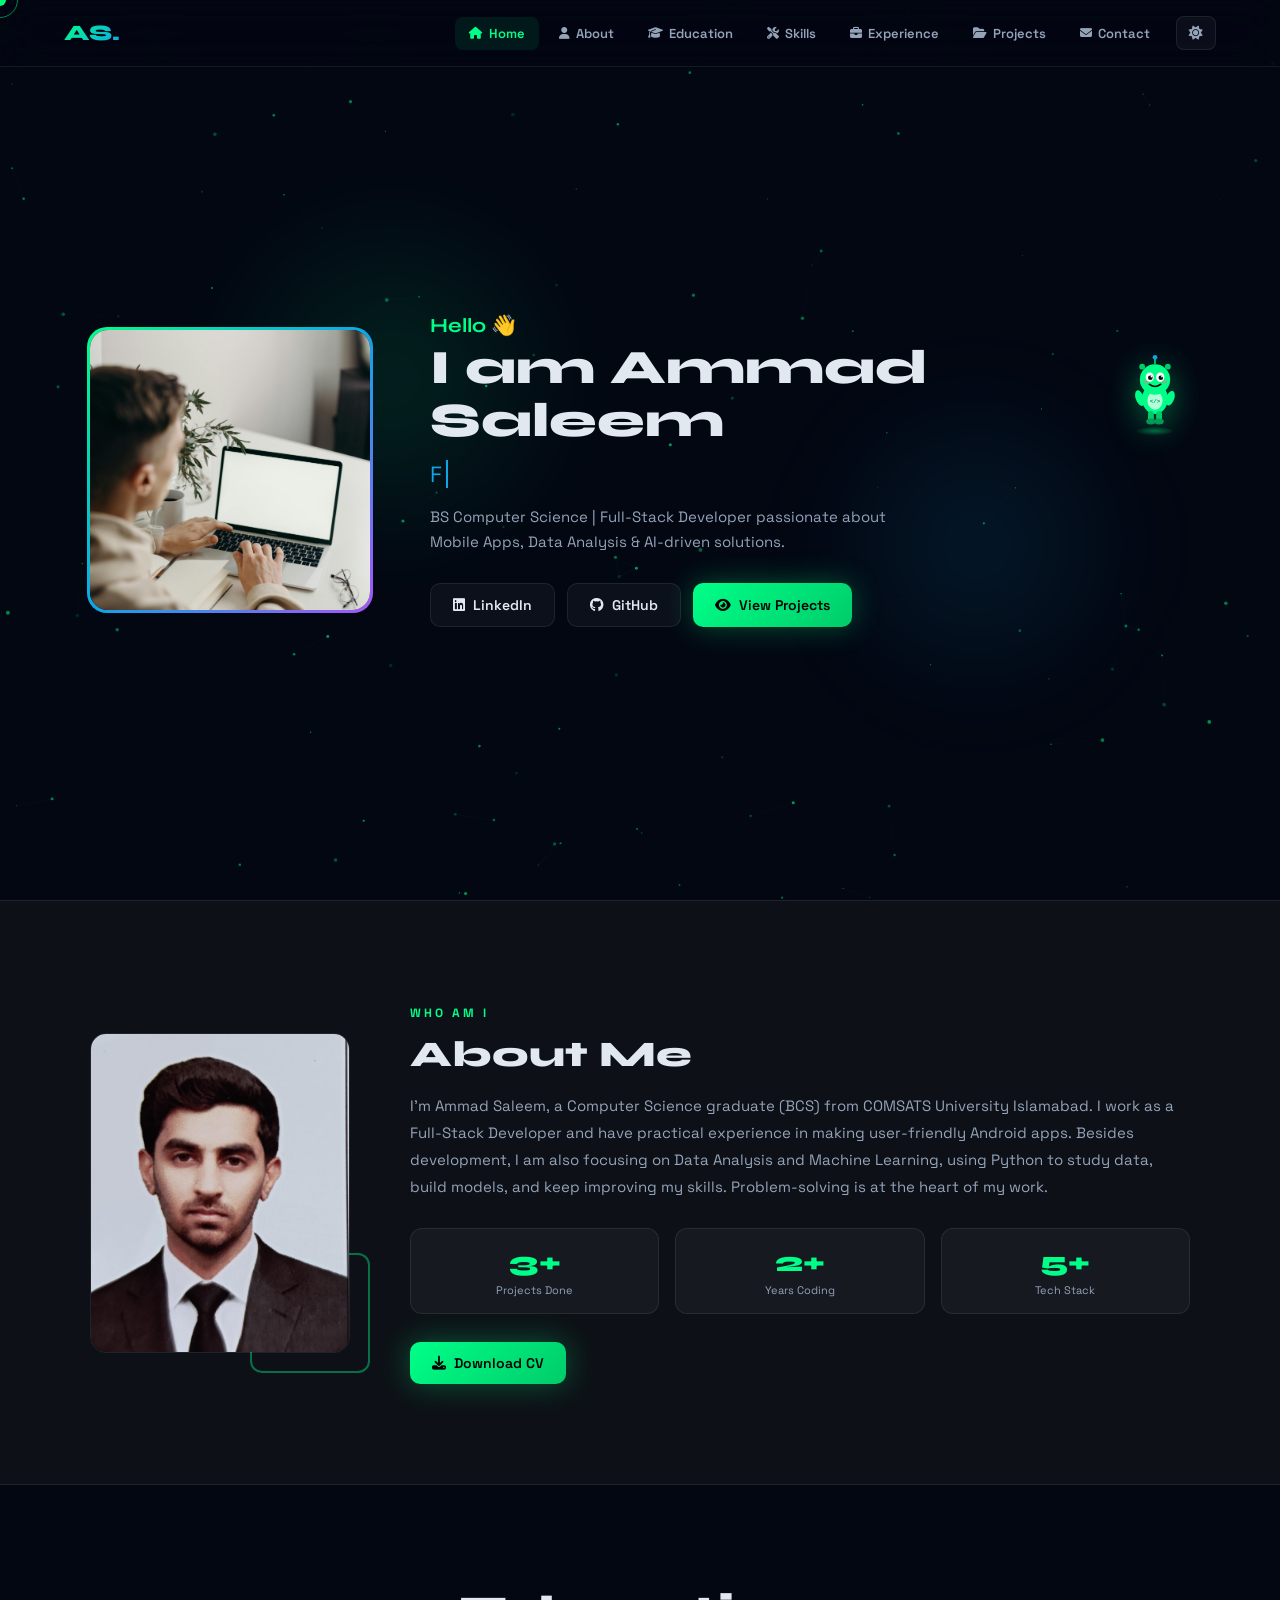
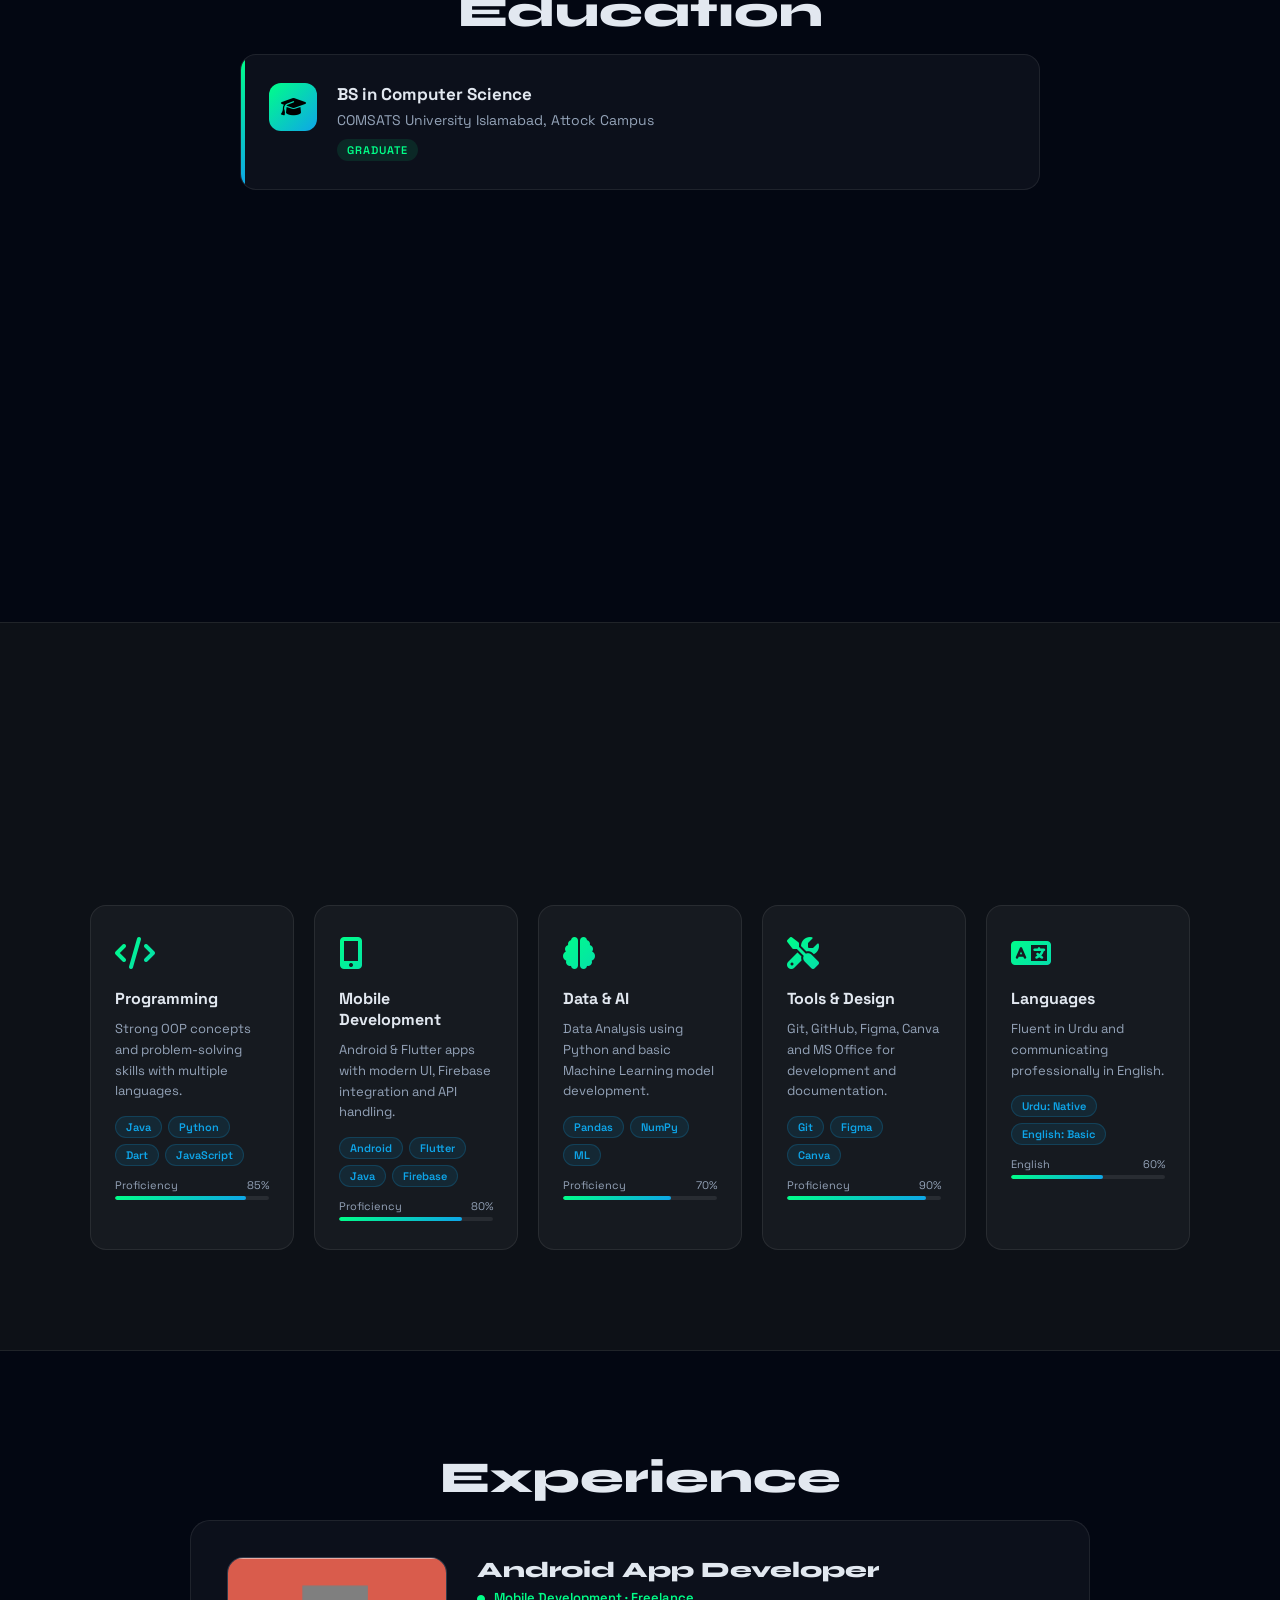
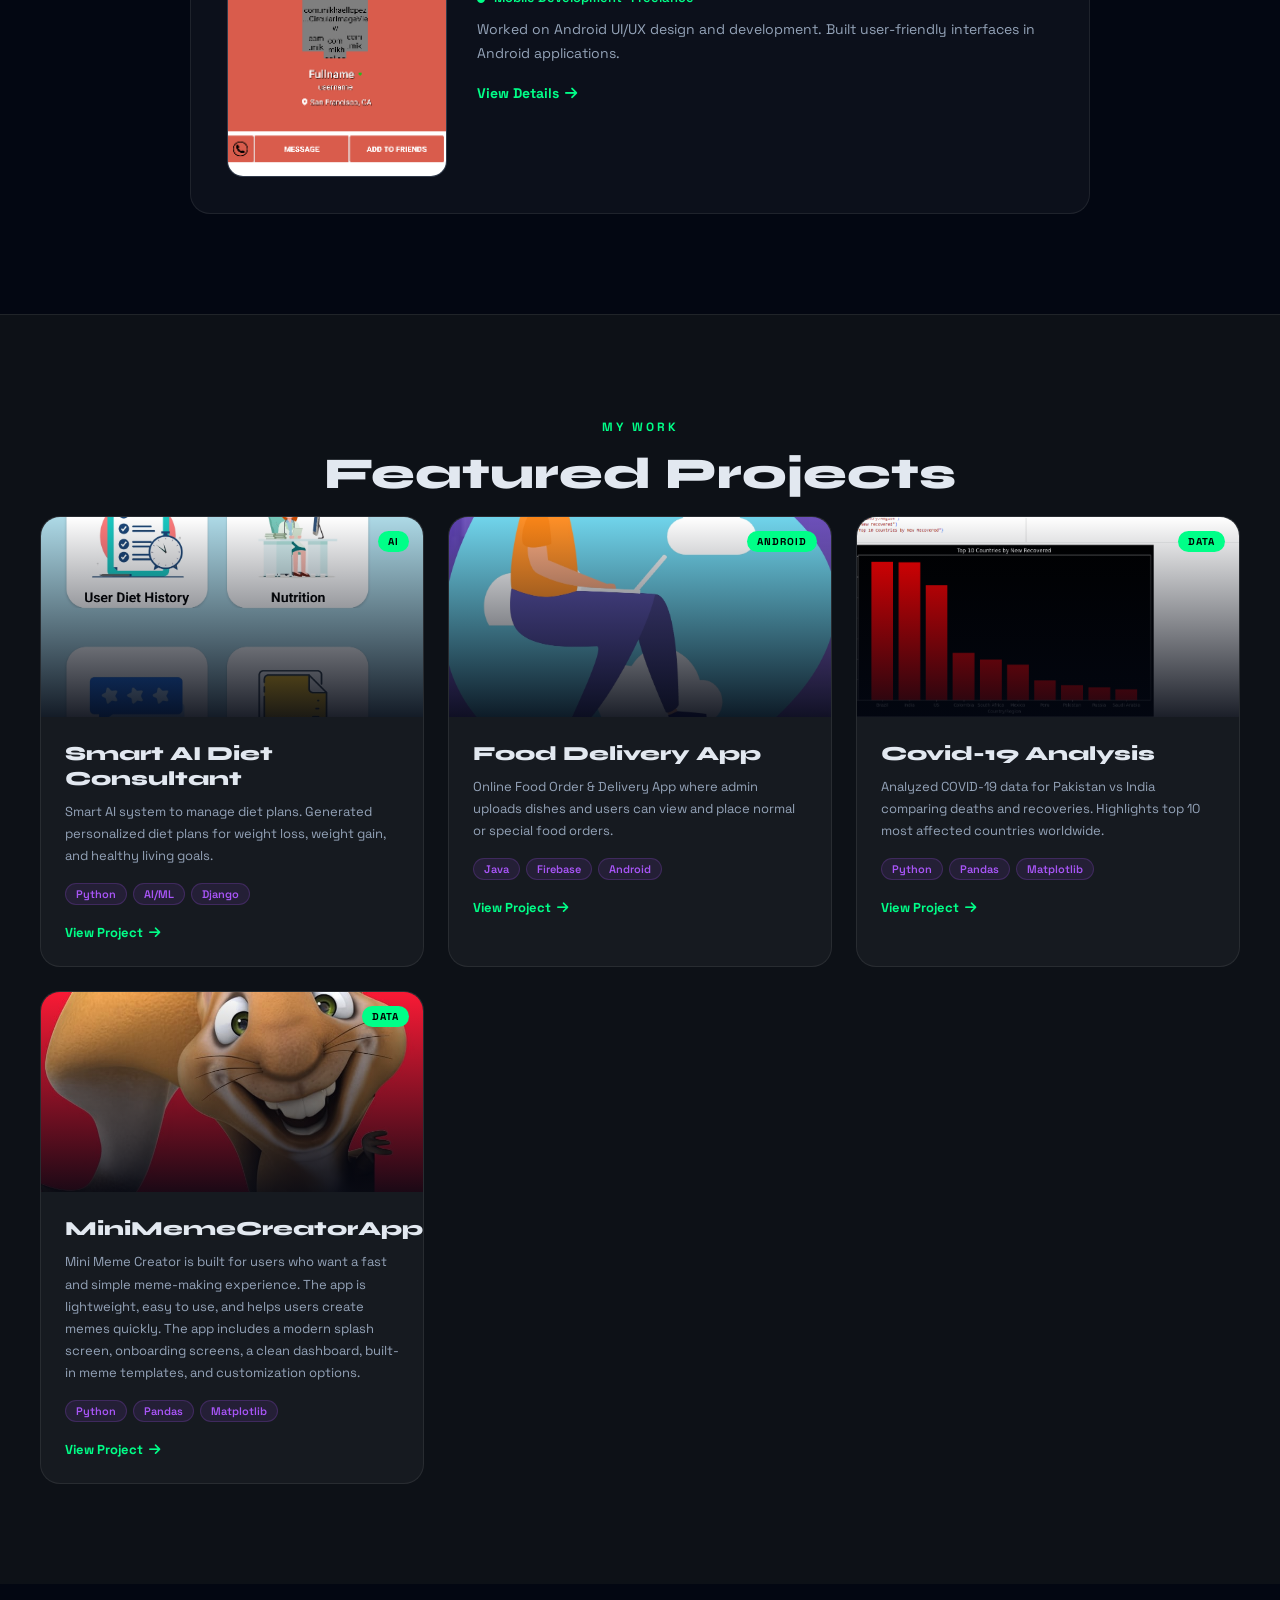
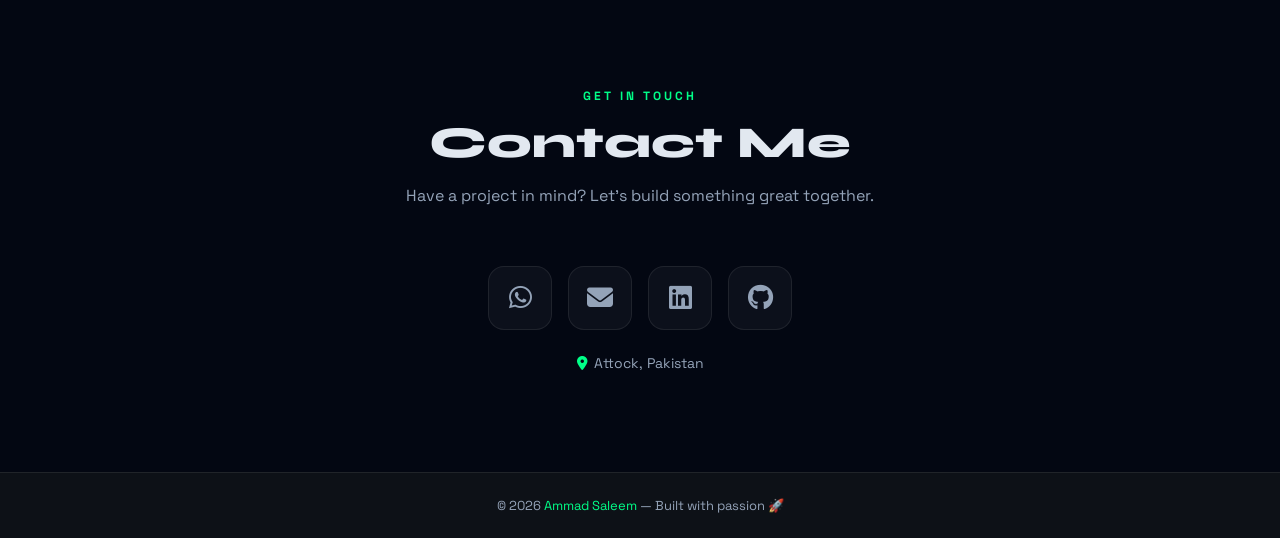
<file: index.html>
<!DOCTYPE html>
<html lang="en" data-theme="dark">
<head>
    <meta charset="UTF-8">
    <meta name="viewport" content="width=device-width, initial-scale=1.0">
    <title>Ammad Saleem | Portfolio</title>
    <link rel="stylesheet" href="https://cdnjs.cloudflare.com/ajax/libs/font-awesome/6.5.0/css/all.min.css">
    <link href="https://fonts.googleapis.com/css2?family=Space+Grotesk:wght@300;400;600;700&family=Syne:wght@700;800&display=swap" rel="stylesheet">
    <style>
        :root {
            --bg: #030712; --bg2: #0d1117;
            --card: rgba(255,255,255,0.04); --border: rgba(255,255,255,0.08);
            --text: #e2e8f0; --text2: #94a3b8;
            --accent: #00ff88; --accent2: #0ea5e9; --accent3: #a855f7;
            --glow: 0 0 30px rgba(0,255,136,0.3); --glow2: 0 0 30px rgba(14,165,233,0.3);
        }
        [data-theme="light"] {
            --bg: #f1f5f9; --bg2: #e2e8f0;
            --card: rgba(0,0,0,0.04); --border: rgba(0,0,0,0.1);
            --text: #0f172a; --text2: #475569;
        }
        * { margin: 0; padding: 0; box-sizing: border-box; }
        html { scroll-behavior: smooth; }
        body { background: var(--bg); color: var(--text); font-family: 'Space Grotesk', sans-serif; overflow-x: hidden; }

        .cursor { width: 12px; height: 12px; background: var(--accent); border-radius: 50%; position: fixed; pointer-events: none; z-index: 9999; transition: transform 0.15s; mix-blend-mode: difference; }
        .cursor-ring { width: 36px; height: 36px; border: 1.5px solid var(--accent); border-radius: 50%; position: fixed; pointer-events: none; z-index: 9998; transition: all 0.25s ease; opacity: 0.5; }

        nav { position: fixed; top: 0; width: 100%; background: rgba(3,7,18,0.85); backdrop-filter: blur(20px); border-bottom: 1px solid var(--border); z-index: 1000; }
        .nav-container { max-width: 1200px; margin: auto; display: flex; justify-content: space-between; align-items: center; padding: 16px 24px; }
        .logo { font-family: 'Syne', sans-serif; font-size: 22px; font-weight: 800; background: linear-gradient(135deg, var(--accent), var(--accent2)); -webkit-background-clip: text; -webkit-text-fill-color: transparent; background-clip: text; }
        nav ul { list-style: none; display: flex; gap: 6px; }
        nav ul li a { display: flex; align-items: center; gap: 6px; text-decoration: none; color: var(--text2); font-weight: 600; font-size: 13px; padding: 8px 14px; border-radius: 8px; transition: all 0.3s; }
        nav ul li a:hover, nav ul li a.active { color: var(--accent); background: rgba(0,255,136,0.08); }
        nav ul li a i { font-size: 12px; }
        .nav-right { display: flex; align-items: center; gap: 12px; }
        .theme-toggle { background: var(--card); border: 1px solid var(--border); color: var(--text2); padding: 8px 12px; border-radius: 8px; cursor: pointer; font-size: 14px; transition: all 0.3s; }
        .theme-toggle:hover { color: var(--accent); border-color: var(--accent); }
        .hamburger { display: none; font-size: 22px; color: var(--text); cursor: pointer; }

        .hero-banner { min-height: 100vh; display: flex; align-items: center; justify-content: center; position: relative; overflow: hidden; padding: 120px 24px 80px; }
        #particles-canvas { position: absolute; top: 0; left: 0; width: 100%; height: 100%; pointer-events: none; }
        .hero-glow-1 { position: absolute; top: 20%; left: 15%; width: 400px; height: 400px; background: radial-gradient(circle, rgba(0,255,136,0.12) 0%, transparent 70%); border-radius: 50%; filter: blur(40px); animation: floatGlow 6s ease-in-out infinite; }
        .hero-glow-2 { position: absolute; bottom: 20%; right: 10%; width: 350px; height: 350px; background: radial-gradient(circle, rgba(14,165,233,0.12) 0%, transparent 70%); border-radius: 50%; filter: blur(40px); animation: floatGlow 8s ease-in-out infinite reverse; }
        @keyframes floatGlow { 0%, 100% { transform: translate(0,0) scale(1); } 50% { transform: translate(20px,-20px) scale(1.1); } }

        .hero-banner-container { display: flex; align-items: center; flex-wrap: wrap; gap: 60px; max-width: 1100px; width: 100%; position: relative; z-index: 1; }
        .hero-img-wrap { position: relative; flex-shrink: 0; }
        .hero-img-wrap::before { content: ''; position: absolute; inset: -3px; background: linear-gradient(135deg, var(--accent), var(--accent2), var(--accent3)); border-radius: 20px; animation: rotateBorder 4s linear infinite; }
        .hero-img-wrap::after { content: ''; position: absolute; inset: 0; background: var(--bg); border-radius: 18px; }
        @keyframes rotateBorder { from { filter: hue-rotate(0deg); } to { filter: hue-rotate(360deg); } }
        .hero-img { position: relative; z-index: 1; width: 280px; height: 280px; border-radius: 18px; overflow: hidden; }
        .hero-img img { width: 100%; height: 100%; object-fit: cover; display: block; }

        .hero-text { flex: 1; min-width: 280px; }
        #hello, #iam { opacity: 0; font-family: 'Syne', sans-serif; }
        #hello { font-size: 20px; color: var(--accent); margin-bottom: 4px; }

        /* ===== IAM ROW WITH MASCOT ===== */
        .iam-row {
            display: flex;
            align-items: center;
            gap: 16px;
            margin-bottom: 12px;
        }
        #iam { font-size: 48px; font-weight: 800; line-height: 1.1; margin-bottom: 0; }

        /* ===== JUMPING MASCOT ===== */
        .mascot {
            width: 70px;
            height: 70px;
            flex-shrink: 0;
            animation: mascotJump 0.6s ease-in-out infinite alternate;
            filter: drop-shadow(0 6px 16px rgba(0,255,136,0.4));
            cursor: pointer;
            transition: transform 0.2s;
        }
        .mascot:hover {
            animation: mascotSpin 0.5s ease-in-out;
        }
        @keyframes mascotJump {
            0%   { transform: translateY(0px) scaleY(1) scaleX(1); }
            80%  { transform: translateY(-22px) scaleY(1.08) scaleX(0.95); }
            100% { transform: translateY(-26px) scaleY(1.1) scaleX(0.93); }
        }
        @keyframes mascotSpin {
            0%   { transform: rotate(0deg) scale(1.2); }
            100% { transform: rotate(360deg) scale(1); }
        }
        /* Shadow under mascot */
        .mascot-wrap {
            display: flex;
            flex-direction: column;
            align-items: center;
            gap: 2px;
            flex-shrink: 0;
        }
        .mascot-shadow {
            width: 36px; height: 8px;
            background: radial-gradient(ellipse, rgba(0,255,136,0.35) 0%, transparent 80%);
            border-radius: 50%;
            animation: shadowPulse 0.6s ease-in-out infinite alternate;
        }
        @keyframes shadowPulse {
            0%   { transform: scaleX(1);   opacity: 0.7; }
            100% { transform: scaleX(0.5); opacity: 0.2; }
        }

        .typing-wrap { font-size: 22px; margin-bottom: 16px; }
        #typing { color: var(--accent2); border-right: 2.5px solid var(--accent2); padding-right: 4px; animation: blink 0.7s infinite; }
        @keyframes blink { 50% { border-color: transparent; } }
        .hero-desc { color: var(--text2); font-size: 15px; line-height: 1.7; max-width: 480px; margin-bottom: 28px; }
        .hero-buttons { display: flex; gap: 12px; flex-wrap: wrap; }
        .btn { display: inline-flex; align-items: center; gap: 8px; padding: 12px 22px; border-radius: 10px; font-weight: 600; font-size: 14px; text-decoration: none; transition: all 0.3s; position: relative; overflow: hidden; }
        .btn::before { content: ''; position: absolute; top: 0; left: -100%; width: 100%; height: 100%; background: rgba(255,255,255,0.1); transition: left 0.3s; }
        .btn:hover::before { left: 0; }
        .btn-primary { background: linear-gradient(135deg, var(--accent), #00cc6a); color: #000; box-shadow: var(--glow); }
        .btn-secondary { background: var(--card); border: 1px solid var(--border); color: var(--text); }
        .btn-outline { background: transparent; border: 1px solid var(--accent2); color: var(--accent2); }
        .btn:hover { transform: translateY(-3px); }
        .showText { animation: fadeUp 1s forwards; }
        @keyframes fadeUp { from { opacity: 0; transform: translateY(24px); } to { opacity: 1; transform: translateY(0); } }

        .reveal { opacity: 0; transform: translateY(40px); transition: all 0.7s ease; }
        .reveal.visible { opacity: 1; transform: translateY(0); }
        .reveal-left { opacity: 0; transform: translateX(-40px); transition: all 0.7s ease; }
        .reveal-left.visible { opacity: 1; transform: translateX(0); }
        .reveal-right { opacity: 0; transform: translateX(40px); transition: all 0.7s ease; }
        .reveal-right.visible { opacity: 1; transform: translateX(0); }

        .section { padding: 100px 24px; }
        .section-label { display: inline-block; font-size: 12px; font-weight: 700; letter-spacing: 3px; text-transform: uppercase; color: var(--accent); margin-bottom: 12px; }
        .section-title { font-family: 'Syne', sans-serif; font-size: 44px; font-weight: 800; margin-bottom: 16px; color: var(--text); }
        .section-sub { color: var(--text2); font-size: 16px; margin-bottom: 60px; }
        .section-header { text-align: center; }

        .about-section { background: var(--bg2); border-top: 1px solid var(--border); border-bottom: 1px solid var(--border); }
        .about-container { max-width: 1100px; margin: auto; display: flex; align-items: center; gap: 60px; flex-wrap: wrap; }
        .about-img-wrap { position: relative; flex-shrink: 0; }
        .about-img { width: 260px; height: 320px; border-radius: 16px; overflow: hidden; border: 1px solid var(--border); }
        .about-img img { width: 100%; height: 100%; object-fit: cover; }
        .about-deco { position: absolute; bottom: -20px; right: -20px; width: 120px; height: 120px; border: 2px solid var(--accent); border-radius: 12px; z-index: -1; opacity: 0.4; }
        .about-text { flex: 1; min-width: 280px; }
        .about-text h2 { font-family: 'Syne', sans-serif; font-size: 36px; font-weight: 800; margin-bottom: 16px; }
        .about-text p { color: var(--text2); font-size: 15px; line-height: 1.8; margin-bottom: 28px; }
        .about-stats { display: grid; grid-template-columns: repeat(3, 1fr); gap: 16px; margin-bottom: 28px; }
        .stat-box { background: var(--card); border: 1px solid var(--border); border-radius: 12px; padding: 16px; text-align: center; transition: all 0.3s; }
        .stat-box:hover { border-color: var(--accent); box-shadow: 0 0 20px rgba(0,255,136,0.1); transform: translateY(-3px); }
        .stat-num { font-family: 'Syne', sans-serif; font-size: 28px; font-weight: 800; color: var(--accent); }
        .stat-lbl { font-size: 11px; color: var(--text2); margin-top: 4px; }

        .education-section { background: var(--bg); padding: 100px 24px; }
        .edu-inner { max-width: 800px; margin: auto; }
        .edu-item { background: var(--card); border: 1px solid var(--border); border-radius: 16px; padding: 28px; margin-bottom: 20px; display: flex; gap: 20px; align-items: flex-start; transition: all 0.3s; position: relative; overflow: hidden; }
        .edu-item::before { content: ''; position: absolute; left: 0; top: 0; width: 4px; height: 100%; background: linear-gradient(to bottom, var(--accent), var(--accent2)); }
        .edu-item:hover { border-color: rgba(0,255,136,0.3); transform: translateX(4px); box-shadow: 0 8px 30px rgba(0,0,0,0.3); }
        .edu-icon { width: 48px; height: 48px; border-radius: 12px; background: linear-gradient(135deg, var(--accent), var(--accent2)); display: flex; align-items: center; justify-content: center; font-size: 20px; color: #000; flex-shrink: 0; }
        .edu-body h3 { font-size: 17px; font-weight: 700; margin-bottom: 6px; }
        .edu-body p { color: var(--text2); font-size: 14px; }
        .edu-tag { display: inline-block; margin-top: 10px; background: rgba(0,255,136,0.1); color: var(--accent); font-size: 11px; font-weight: 600; letter-spacing: 1px; padding: 4px 10px; border-radius: 20px; }

        .skills-section { background: var(--bg2); border-top: 1px solid var(--border); border-bottom: 1px solid var(--border); }
        .skills-inner { max-width: 1100px; margin: auto; }
        .skills-grid { display: grid; grid-template-columns: repeat(auto-fit, minmax(200px, 1fr)); gap: 20px; }
        .skill-card { background: var(--card); border: 1px solid var(--border); border-radius: 16px; padding: 28px 24px; transition: all 0.4s; position: relative; overflow: hidden; cursor: default; }
        .skill-card::before { content: ''; position: absolute; top: 0; left: 0; right: 0; height: 2px; background: linear-gradient(135deg, var(--accent), var(--accent2)); transform: scaleX(0); transform-origin: left; transition: transform 0.4s; }
        .skill-card:hover::before { transform: scaleX(1); }
        .skill-card:hover { border-color: rgba(0,255,136,0.3); transform: translateY(-8px); box-shadow: 0 20px 40px rgba(0,0,0,0.3), var(--glow); }
        .skill-icon { font-size: 32px; margin-bottom: 14px; background: linear-gradient(135deg, var(--accent), var(--accent2)); -webkit-background-clip: text; -webkit-text-fill-color: transparent; }
        .skill-card h3 { font-size: 16px; font-weight: 700; margin-bottom: 10px; }
        .skill-card p { color: var(--text2); font-size: 13px; line-height: 1.6; }
        .skill-tags { display: flex; flex-wrap: wrap; gap: 6px; margin-top: 14px; }
        .skill-tag { background: rgba(14,165,233,0.1); color: var(--accent2); font-size: 11px; font-weight: 600; padding: 3px 10px; border-radius: 20px; border: 1px solid rgba(14,165,233,0.2); }

        .experience-section { background: var(--bg); padding: 100px 24px; }
        .exp-inner { max-width: 900px; margin: auto; }
        .exp-card { background: var(--card); border: 1px solid var(--border); border-radius: 20px; padding: 36px; display: flex; gap: 30px; align-items: flex-start; transition: all 0.4s; position: relative; overflow: hidden; }
        .exp-card::after { content: ''; position: absolute; inset: 0; background: linear-gradient(135deg, rgba(0,255,136,0.03), transparent); opacity: 0; transition: opacity 0.4s; }
        .exp-card:hover::after { opacity: 1; }
        .exp-card:hover { border-color: rgba(0,255,136,0.25); transform: translateY(-4px); box-shadow: 0 20px 50px rgba(0,0,0,0.4); }
        .exp-img { width: 220px; height: 220px; border-radius: 16px; overflow: hidden; border: 1px solid var(--border); flex-shrink: 0; background: #1e293b; display: flex; align-items: center; justify-content: center; }
        .exp-img img { width: 100%; height: 100%; object-fit: cover; display: block; }
        .exp-body h3 { font-family: 'Syne', sans-serif; font-size: 22px; font-weight: 800; margin-bottom: 6px; }
        .exp-meta { color: var(--accent); font-size: 13px; font-weight: 600; margin-bottom: 12px; }
        .exp-body p { color: var(--text2); font-size: 14px; line-height: 1.7; }
        .exp-link { display: inline-flex; align-items: center; gap: 6px; margin-top: 18px; color: var(--accent); text-decoration: none; font-weight: 700; font-size: 14px; transition: gap 0.3s; position: relative; z-index: 2; }
        .exp-link:hover { gap: 10px; }

        .projects-section { background: var(--bg2); padding: 100px 24px; border-top: 1px solid var(--border); }
        .projects-inner { max-width: 1200px; margin: auto; }
        .projects-grid { display: grid; grid-template-columns: repeat(auto-fit, minmax(300px, 1fr)); gap: 24px; }
        .project-card { background: var(--card); border: 1px solid var(--border); border-radius: 20px; overflow: hidden; transition: all 0.4s; position: relative; perspective: 1000px; }
        .project-card:hover { border-color: rgba(0,255,136,0.25); transform: translateY(-8px) rotateX(2deg); box-shadow: 0 30px 60px rgba(0,0,0,0.4), 0 0 40px rgba(0,255,136,0.1); }
        .project-img-wrap { position: relative; overflow: hidden; height: 200px; }
        .project-img-wrap img { width: 100%; height: 100%; object-fit: cover; transition: transform 0.6s; }
        .project-card:hover .project-img-wrap img { transform: scale(1.08); }
        .project-overlay { position: absolute; inset: 0; background: linear-gradient(to top, rgba(3,7,18,0.9), transparent); }
        .project-badge { position: absolute; top: 14px; right: 14px; background: var(--accent); color: #000; font-size: 10px; font-weight: 700; padding: 4px 10px; border-radius: 20px; letter-spacing: 1px; text-transform: uppercase; }
        .project-body { padding: 24px; }
        .project-body h3 { font-family: 'Syne', sans-serif; font-size: 20px; font-weight: 800; margin-bottom: 10px; }
        .project-body p { color: var(--text2); font-size: 13px; line-height: 1.7; margin-bottom: 16px; }
        .project-tags { display: flex; gap: 6px; flex-wrap: wrap; margin-bottom: 16px; }
        .ptag { background: rgba(168,85,247,0.1); color: var(--accent3); font-size: 11px; font-weight: 600; padding: 3px 10px; border-radius: 20px; border: 1px solid rgba(168,85,247,0.2); }
        .project-link { display: inline-flex; align-items: center; gap: 6px; color: var(--accent); text-decoration: none; font-weight: 700; font-size: 13px; transition: gap 0.3s; }
        .project-link:hover { gap: 10px; }

        .contact-section { background: var(--bg); padding: 100px 24px; }
        .contact-inner { max-width: 700px; margin: auto; text-align: center; }
        .contact-icons { display: flex; justify-content: center; gap: 16px; margin: 40px 0 24px; flex-wrap: wrap; }
        .contact-icon { display: flex; align-items: center; justify-content: center; width: 64px; height: 64px; background: var(--card); border: 1px solid var(--border); border-radius: 16px; font-size: 26px; color: var(--text2); text-decoration: none; transition: all 0.3s; position: relative; }
        .contact-icon::after { content: attr(data-tooltip); position: absolute; bottom: -36px; background: var(--card); border: 1px solid var(--border); color: var(--text); font-size: 11px; font-weight: 600; padding: 4px 10px; border-radius: 6px; white-space: nowrap; opacity: 0; transition: opacity 0.3s; pointer-events: none; }
        .contact-icon:hover::after { opacity: 1; }
        .contact-icon.whatsapp:hover { color: #25d366; border-color: #25d366; box-shadow: 0 0 20px rgba(37,211,102,0.2); transform: translateY(-4px); }
        .contact-icon.email:hover { color: #ea4335; border-color: #ea4335; box-shadow: 0 0 20px rgba(234,67,53,0.2); transform: translateY(-4px); }
        .contact-icon.linkedin:hover { color: #0a66c2; border-color: #0a66c2; box-shadow: 0 0 20px rgba(10,102,194,0.2); transform: translateY(-4px); }
        .contact-icon.github:hover { color: #fff; border-color: #fff; box-shadow: 0 0 20px rgba(255,255,255,0.1); transform: translateY(-4px); }
        .contact-loc { color: var(--text2); font-size: 14px; display: flex; align-items: center; justify-content: center; gap: 6px; }

        footer { background: var(--bg2); border-top: 1px solid var(--border); text-align: center; padding: 24px; color: var(--text2); font-size: 13px; }
        footer span { color: var(--accent); }

        .skill-progress { margin-top: 12px; }
        .progress-label { display: flex; justify-content: space-between; font-size: 11px; color: var(--text2); margin-bottom: 4px; }
        .progress-bar { height: 4px; background: var(--border); border-radius: 2px; overflow: hidden; }
        .progress-fill { height: 100%; background: linear-gradient(135deg, var(--accent), var(--accent2)); border-radius: 2px; width: 0; transition: width 1.2s ease; }

        .scroll-top { position: fixed; bottom: 30px; right: 30px; width: 44px; height: 44px; background: linear-gradient(135deg, var(--accent), var(--accent2)); color: #000; border: none; border-radius: 12px; font-size: 16px; cursor: pointer; display: flex; align-items: center; justify-content: center; opacity: 0; transform: translateY(20px); transition: all 0.3s; z-index: 900; box-shadow: var(--glow); }
        .scroll-top.visible { opacity: 1; transform: translateY(0); }
        .scroll-top:hover { transform: translateY(-4px); }

        @media (max-width: 992px) {
            nav ul { position: absolute; top: 65px; left: 0; width: 100%; flex-direction: column; background: rgba(3,7,18,0.97); backdrop-filter: blur(20px); border-bottom: 1px solid var(--border); display: none; padding: 12px 0; gap: 2px; }
            nav ul li a { justify-content: center; }
            nav.nav-open ul { display: flex; }
            .hamburger { display: block; }
            .nav-right { gap: 8px; }
            #iam { font-size: 34px; }
            .section-title { font-size: 32px; }
            .hero-img { width: 220px; height: 220px; }
            .about-stats { grid-template-columns: repeat(2, 1fr); }
            .mascot { width: 55px; height: 55px; }
        }
        @media (max-width: 600px) {
            #iam { font-size: 26px; }
            .section-title { font-size: 26px; }
            .hero-img { width: 180px; height: 180px; }
            .hero-buttons .btn span { display: none; }
            .hero-banner-container { gap: 32px; }
            .exp-card { flex-direction: column; }
            .about-stats { grid-template-columns: repeat(3, 1fr); }
            .mascot { width: 44px; height: 44px; }
        }
    </style>
</head>
<body>

<div class="cursor" id="cursor"></div>
<div class="cursor-ring" id="cursorRing"></div>

<nav id="navbar">
    <div class="nav-container">
        <div class="logo">AS.</div>
        <div class="nav-right">
            <ul id="navMenu">
                <li><a href="#home" class="active"><i class="fas fa-home"></i><span>Home</span></a></li>
                <li><a href="#about"><i class="fas fa-user"></i><span>About</span></a></li>
                <li><a href="#education"><i class="fas fa-graduation-cap"></i><span>Education</span></a></li>
                <li><a href="#skills"><i class="fas fa-tools"></i><span>Skills</span></a></li>
                <li><a href="#experience"><i class="fas fa-briefcase"></i><span>Experience</span></a></li>
                <li><a href="#projects"><i class="fas fa-folder-open"></i><span>Projects</span></a></li>
                <li><a href="#contact"><i class="fas fa-envelope"></i><span>Contact</span></a></li>
            </ul>
            <button class="theme-toggle" id="themeToggle" title="Toggle theme"><i class="fas fa-sun"></i></button>
            <div class="hamburger" id="hamburger"><i class="fas fa-bars"></i></div>
        </div>
    </div>
</nav>

<section id="home" class="hero-banner">
    <canvas id="particles-canvas"></canvas>
    <div class="hero-glow-1"></div>
    <div class="hero-glow-2"></div>
    <div class="hero-banner-container">
        <div class="hero-img-wrap">
            <div class="hero-img">
                <img src="img/aboutme.jpg" alt="Ammad Saleem">
            </div>
        </div>
        <div class="hero-text">
            <h1 id="hello"></h1>

            <!-- IAM ROW: name + jumping mascot -->
            <div class="iam-row">
                <h1 id="iam"></h1>
                <div class="mascot-wrap" id="mascotWrap" style="opacity:0; transition: opacity 0.6s;">
                    <svg class="mascot" id="mascotSvg" viewBox="0 0 100 120" fill="none" xmlns="http://www.w3.org/2000/svg">
                        <!-- Body -->
                        <ellipse cx="50" cy="75" rx="22" ry="26" fill="#00ff88"/>
                        <!-- Belly -->
                        <ellipse cx="50" cy="78" rx="13" ry="16" fill="#b3ffdc"/>
                        <!-- Head -->
                        <circle cx="50" cy="42" r="26" fill="#00ff88"/>
                        <!-- Eyes whites -->
                        <ellipse cx="41" cy="38" rx="7" ry="8" fill="white"/>
                        <ellipse cx="59" cy="38" rx="7" ry="8" fill="white"/>
                        <!-- Eye pupils -->
                        <circle cx="42" cy="39" r="4" fill="#0a0a0a"/>
                        <circle cx="60" cy="39" r="4" fill="#0a0a0a"/>
                        <!-- Eye shine -->
                        <circle cx="44" cy="37" r="1.5" fill="white"/>
                        <circle cx="62" cy="37" r="1.5" fill="white"/>
                        <!-- Smile -->
                        <path d="M40 50 Q50 58 60 50" stroke="#0a0a0a" stroke-width="2.5" stroke-linecap="round" fill="none"/>
                        <!-- Blush -->
                        <ellipse cx="34" cy="46" rx="5" ry="3" fill="rgba(255,100,150,0.4)"/>
                        <ellipse cx="66" cy="46" rx="5" ry="3" fill="rgba(255,100,150,0.4)"/>
                        <!-- Ears / antenna -->
                        <circle cx="28" cy="20" r="5" fill="#00cc6a"/>
                        <circle cx="72" cy="20" r="5" fill="#00cc6a"/>
                        <line x1="50" y1="16" x2="50" y2="6" stroke="#00cc6a" stroke-width="3" stroke-linecap="round"/>
                        <circle cx="50" cy="4" r="4" fill="#0ea5e9"/>
                        <!-- Arms -->
                        <ellipse cx="24" cy="74" rx="7" ry="14" rx="7" ry="13" fill="#00ff88" transform="rotate(-20 24 74)"/>
                        <ellipse cx="76" cy="74" rx="7" ry="13" fill="#00ff88" transform="rotate(20 76 74)"/>
                        <!-- Legs -->
                        <rect x="38" y="96" width="10" height="18" rx="5" fill="#00cc6a"/>
                        <rect x="52" y="96" width="10" height="18" rx="5" fill="#00cc6a"/>
                        <!-- Feet -->
                        <ellipse cx="43" cy="114" rx="8" ry="5" fill="#009955"/>
                        <ellipse cx="57" cy="114" rx="8" ry="5" fill="#009955"/>
                        <!-- Code symbol on belly -->
                        <text x="50" y="82" text-anchor="middle" font-size="10" font-weight="bold" fill="#00994d" font-family="monospace">&lt;/&gt;</text>
                    </svg>
                    <div class="mascot-shadow"></div>
                </div>
            </div>

            <div class="typing-wrap"><span id="typing"></span></div>
            <p class="hero-desc">BS Computer Science | Full-Stack Developer passionate about Mobile Apps, Data Analysis & AI-driven solutions.</p>
            <div class="hero-buttons">
                <a href="https://www.linkedin.com/in/ammad-saleem-7264ab263" target="_blank" class="btn btn-secondary">
                    <i class="fab fa-linkedin"></i><span>LinkedIn</span>
                </a>
                <a href="https://github.com/ammad252" target="_blank" class="btn btn-secondary">
                    <i class="fab fa-github"></i><span>GitHub</span>
                </a>
                <a href="#projects" class="btn btn-primary">
                    <i class="fas fa-eye"></i><span>View Projects</span>
                </a>
            </div>
        </div>
    </div>
</section>

<!-- ABOUT -->
<section id="about" class="section about-section">
    <div class="about-container">
        <div class="about-img-wrap reveal-left">
            <div class="about-img"><img src="img/photo1.jpeg" alt="About Me"></div>
            <div class="about-deco"></div>
        </div>
        <div class="about-text reveal-right">
            <span class="section-label">Who am I</span>
            <h2>About Me</h2>
            <p>I'm Ammad Saleem, a Computer Science graduate (BCS) from COMSATS University Islamabad. I work as a Full-Stack Developer and have practical experience in making user-friendly Android apps. Besides development, I am also focusing on Data Analysis and Machine Learning, using Python to study data, build models, and keep improving my skills. Problem-solving is at the heart of my work.</p>
            <div class="about-stats">
                <div class="stat-box"><div class="stat-num">3+</div><div class="stat-lbl">Projects Done</div></div>
                <div class="stat-box"><div class="stat-num">2+</div><div class="stat-lbl">Years Coding</div></div>
                <div class="stat-box"><div class="stat-num">5+</div><div class="stat-lbl">Tech Stack</div></div>
            </div>
            <a href="files/CV.pdf" download class="btn btn-primary"><i class="fas fa-download"></i> Download CV</a>
        </div>
    </div>
</section>

<!-- EDUCATION -->
<section id="education" class="education-section">
    <div class="section-header reveal"><h2 class="section-title">Education</h2></div>
    <div class="edu-inner">
        <div class="edu-item reveal" style="transition-delay:0.1s">
            <div class="edu-icon"><i class="fas fa-graduation-cap"></i></div>
            <div class="edu-body"><h3>BS in Computer Science</h3><p>COMSATS University Islamabad, Attock Campus</p><span class="edu-tag">GRADUATE</span></div>
        </div>
        <div class="edu-item reveal" style="transition-delay:0.2s">
            <div class="edu-icon"><i class="fas fa-school"></i></div>
            <div class="edu-body"><h3>Intermediate in Pre-Engineering</h3><p>F.G Degree College Kamra</p><span class="edu-tag">PRE-ENGINEERING</span></div>
        </div>
        <div class="edu-item reveal" style="transition-delay:0.3s">
            <div class="edu-icon"><i class="fas fa-book"></i></div>
            <div class="edu-body"><h3>Matric in Computer Science</h3><p>F.G Public High School, AMF Colony, PAC Kamra Cantt</p><span class="edu-tag">COMPUTER SCIENCE</span></div>
        </div>
    </div>
</section>

<!-- SKILLS -->
<section id="skills" class="section skills-section">
    <div class="section-header reveal">
        <span class="section-label">What I Know</span>
        <h2 class="section-title">Technical Skills</h2>
        <p class="section-sub">Technologies and tools I work with</p>
    </div>
    <div class="skills-inner">
        <div class="skills-grid">
            <div class="skill-card reveal" style="transition-delay:0.1s">
                <div class="skill-icon"><i class="fas fa-code"></i></div>
                <h3>Programming</h3><p>Strong OOP concepts and problem-solving skills with multiple languages.</p>
                <div class="skill-tags"><span class="skill-tag">Java</span><span class="skill-tag">Python</span><span class="skill-tag">Dart</span><span class="skill-tag">JavaScript</span></div>
                <div class="skill-progress"><div class="progress-label"><span>Proficiency</span><span>85%</span></div><div class="progress-bar"><div class="progress-fill" data-width="85"></div></div></div>
            </div>
            <div class="skill-card reveal" style="transition-delay:0.2s">
                <div class="skill-icon"><i class="fas fa-mobile-alt"></i></div>
                <h3>Mobile Development</h3><p>Android & Flutter apps with modern UI, Firebase integration and API handling.</p>
                <div class="skill-tags"><span class="skill-tag">Android</span><span class="skill-tag">Flutter</span><span class="skill-tag">Java</span><span class="skill-tag">Firebase</span></div>
                <div class="skill-progress"><div class="progress-label"><span>Proficiency</span><span>80%</span></div><div class="progress-bar"><div class="progress-fill" data-width="80"></div></div></div>
            </div>
            <div class="skill-card reveal" style="transition-delay:0.3s">
                <div class="skill-icon"><i class="fas fa-brain"></i></div>
                <h3>Data & AI</h3><p>Data Analysis using Python and basic Machine Learning model development.</p>
                <div class="skill-tags"><span class="skill-tag">Pandas</span><span class="skill-tag">NumPy</span><span class="skill-tag">ML</span></div>
                <div class="skill-progress"><div class="progress-label"><span>Proficiency</span><span>70%</span></div><div class="progress-bar"><div class="progress-fill" data-width="70"></div></div></div>
            </div>
            <div class="skill-card reveal" style="transition-delay:0.4s">
                <div class="skill-icon"><i class="fas fa-tools"></i></div>
                <h3>Tools & Design</h3><p>Git, GitHub, Figma, Canva and MS Office for development and documentation.</p>
                <div class="skill-tags"><span class="skill-tag">Git</span><span class="skill-tag">Figma</span><span class="skill-tag">Canva</span></div>
                <div class="skill-progress"><div class="progress-label"><span>Proficiency</span><span>90%</span></div><div class="progress-bar"><div class="progress-fill" data-width="90"></div></div></div>
            </div>
            <div class="skill-card reveal" style="transition-delay:0.5s">
                <div class="skill-icon"><i class="fas fa-language"></i></div>
                <h3>Languages</h3><p>Fluent in Urdu and communicating professionally in English.</p>
                <div class="skill-tags"><span class="skill-tag">Urdu: Native</span><span class="skill-tag">English: Basic</span></div>
                <div class="skill-progress"><div class="progress-label"><span>English</span><span>60%</span></div><div class="progress-bar"><div class="progress-fill" data-width="60"></div></div></div>
            </div>
        </div>
    </div>
</section>

<!-- EXPERIENCE -->
<section id="experience" class="experience-section">
    <div class="section-header reveal"><h2 class="section-title">Experience</h2></div>
    <div class="exp-inner">
        <div class="exp-card reveal">
            <div class="exp-img"><img src="img/food1 (2).png" alt="Experience"></div>
            <div class="exp-body">
                <h3>Android App Developer</h3>
                <div class="exp-meta"><i class="fas fa-circle" style="font-size:8px"></i> &nbsp; Mobile Development · Freelance</div>
                <p>Worked on Android UI/UX design and development. Built user-friendly interfaces in Android applications.</p>
                <a href="Experience.html" class="exp-link">View Details <i class="fas fa-arrow-right"></i></a>
            </div>
        </div>
    </div>
</section>

<!-- PROJECTS -->
<section id="projects" class="projects-section">
    <div class="section-header reveal"><span class="section-label">My Work</span><h2 class="section-title">Featured Projects</h2></div>
    <div class="projects-inner">
        <div class="projects-grid">
            <div class="project-card reveal" style="transition-delay:0.1s">
                <div class="project-img-wrap"><img src="img/admindahsbaord.jpg" alt="AI Diet Consultant"><div class="project-overlay"></div><span class="project-badge">AI</span></div>
                <div class="project-body"><h3>Smart AI Diet Consultant</h3><p>Smart AI system to manage diet plans. Generated personalized diet plans for weight loss, weight gain, and healthy living goals.</p><div class="project-tags"><span class="ptag">Python</span><span class="ptag">AI/ML</span><span class="ptag">Django</span></div><a href="project.html" class="project-link" target="_blank">View Project <i class="fas fa-arrow-right"></i></a></div>
            </div>
            <div class="project-card reveal" style="transition-delay:0.2s">
                <div class="project-img-wrap"><img src="img/foodapp.jpg" alt="Food App"><div class="project-overlay"></div><span class="project-badge">Android</span></div>
                <div class="project-body"><h3>Food Delivery App</h3><p>Online Food Order & Delivery App where admin uploads dishes and users can view and place normal or special food orders.</p><div class="project-tags"><span class="ptag">Java</span><span class="ptag">Firebase</span><span class="ptag">Android</span></div><a href="FoodApp.html" class="project-link" target="_blank">View Project <i class="fas fa-arrow-right"></i></a></div>
            </div>
            <div class="project-card reveal" style="transition-delay:0.3s">
                <div class="project-img-wrap"><img src="img/img5.png" alt="Covid Analysis"><div class="project-overlay"></div><span class="project-badge">Data</span></div>
                <div class="project-body"><h3>Covid-19 Analysis</h3><p>Analyzed COVID-19 data for Pakistan vs India comparing deaths and recoveries. Highlights top 10 most affected countries worldwide.</p><div class="project-tags"><span class="ptag">Python</span><span class="ptag">Pandas</span><span class="ptag">Matplotlib</span></div><a href="covid19.html" class="project-link" target="_blank">View Project <i class="fas fa-arrow-right"></i></a></div>
            </div>
              <div class="project-card reveal" style="transition-delay:0.3s">
                <div class="project-img-wrap"><img src="img/miniapp3.jpeg" alt="Covid Analysis"><div class="project-overlay"></div><span class="project-badge">Data</span></div>
                <div class="project-body"><h3>MiniMemeCreatorApp</h3><p>Mini Meme Creator is built for users who want a fast and simple meme-making experience. The app is lightweight, easy to use, and helps users create memes quickly.
The app includes a modern splash screen, onboarding screens, a clean dashboard, built-in meme templates, and customization options.</p><div class="project-tags"><span class="ptag">Python</span><span class="ptag">Pandas</span><span class="ptag">Matplotlib</span></div><a href="minimemecreator.html" class="project-link" target="_blank">View Project <i class="fas fa-arrow-right"></i></a></div>
            </div>
        </div>
    </div>
</section>

<!-- CONTACT -->
<section id="contact" class="contact-section">
    <div class="contact-inner">
        <div class="reveal">
            <span class="section-label">Get In Touch</span>
            <h2 class="section-title">Contact Me</h2>
            <p class="section-sub">Have a project in mind? Let's build something great together.</p>
        </div>
        <div class="contact-icons reveal">
            <a href="https://wa.me/923115148765" target="_blank" class="contact-icon whatsapp" data-tooltip="WhatsApp"><i class="fab fa-whatsapp"></i></a>
            <a href="https://mail.google.com/mail/?view=cm&to=ammadsaleem252@gmail.com" target="_blank" class="contact-icon email" data-tooltip="Email"><i class="fas fa-envelope"></i></a>
            <a href="https://www.linkedin.com/in/ammad-saleem-7264ab263" target="_blank" class="contact-icon linkedin" data-tooltip="LinkedIn"><i class="fab fa-linkedin"></i></a>
            <a href="https://github.com/ammad252" target="_blank" class="contact-icon github" data-tooltip="GitHub"><i class="fab fa-github"></i></a>
        </div>
        <p class="contact-loc reveal"><i class="fas fa-map-marker-alt" style="color:var(--accent)"></i> Attock, Pakistan</p>
    </div>
</section>

<footer>© 2026 <span>Ammad Saleem</span> — Built with passion 🚀</footer>
<button class="scroll-top" id="scrollTop"><i class="fas fa-arrow-up"></i></button>

<script>
const cursor = document.getElementById('cursor');
const ring = document.getElementById('cursorRing');
let mx = 0, my = 0, rx = 0, ry = 0;
document.addEventListener('mousemove', e => { mx = e.clientX; my = e.clientY; });
function animateCursor() {
    cursor.style.left = mx - 6 + 'px'; cursor.style.top = my - 6 + 'px';
    rx += (mx - rx) * 0.12; ry += (my - ry) * 0.12;
    ring.style.left = rx - 18 + 'px'; ring.style.top = ry - 18 + 'px';
    requestAnimationFrame(animateCursor);
}
animateCursor();

const canvas = document.getElementById('particles-canvas');
const ctx = canvas.getContext('2d');
let particles = [];
function resizeCanvas() { canvas.width = window.innerWidth; canvas.height = window.innerHeight; }
resizeCanvas();
window.addEventListener('resize', resizeCanvas);
class Particle {
    constructor() { this.reset(); }
    reset() { this.x = Math.random() * canvas.width; this.y = Math.random() * canvas.height; this.size = Math.random() * 1.5 + 0.5; this.speedX = (Math.random() - 0.5) * 0.4; this.speedY = (Math.random() - 0.5) * 0.4; this.opacity = Math.random() * 0.5 + 0.1; }
    update() { this.x += this.speedX; this.y += this.speedY; if (this.x < 0 || this.x > canvas.width || this.y < 0 || this.y > canvas.height) this.reset(); }
    draw() { ctx.beginPath(); ctx.arc(this.x, this.y, this.size, 0, Math.PI * 2); ctx.fillStyle = `rgba(0,255,136,${this.opacity})`; ctx.fill(); }
}
for (let i = 0; i < 120; i++) particles.push(new Particle());
function drawLines() {
    for (let i = 0; i < particles.length; i++) {
        for (let j = i + 1; j < particles.length; j++) {
            const dx = particles[i].x - particles[j].x; const dy = particles[i].y - particles[j].y;
            const dist = Math.sqrt(dx*dx + dy*dy);
            if (dist < 100) { ctx.beginPath(); ctx.moveTo(particles[i].x, particles[i].y); ctx.lineTo(particles[j].x, particles[j].y); ctx.strokeStyle = `rgba(0,255,136,${0.1 * (1 - dist/100)})`; ctx.lineWidth = 0.5; ctx.stroke(); }
        }
    }
}
function animateParticles() { ctx.clearRect(0, 0, canvas.width, canvas.height); particles.forEach(p => { p.update(); p.draw(); }); drawLines(); requestAnimationFrame(animateParticles); }
animateParticles();

const hello = document.getElementById("hello");
const iam = document.getElementById("iam");
const typing = document.getElementById("typing");
const roles = ["Full Stack Developer", "Data Analyst", "Machine Learning Engineer", "Android Developer"];
let roleIndex = 0, charIndex = 0;
function typeRoles() {
    if (charIndex < roles[roleIndex].length) { typing.textContent += roles[roleIndex][charIndex++]; setTimeout(typeRoles, 80); }
    else {
        setTimeout(() => {
            let del = setInterval(() => { typing.textContent = typing.textContent.slice(0, -1); if (!typing.textContent) { clearInterval(del); roleIndex = (roleIndex + 1) % roles.length; charIndex = 0; setTimeout(typeRoles, 300); } }, 40);
        }, 1800);
    }
}
setTimeout(() => {
    hello.textContent = "Hello 👋"; hello.classList.add("showText");
    setTimeout(() => {
        iam.textContent = "I am Ammad Saleem"; iam.classList.add("showText");
        // Show mascot when name appears
        setTimeout(() => {
            document.getElementById('mascotWrap').style.opacity = '1';
        }, 400);
        setTimeout(typeRoles, 1000);
    }, 1000);
}, 500);

// Mascot click — spin effect
document.getElementById('mascotSvg').addEventListener('click', function() {
    this.style.animation = 'none';
    this.style.transform = 'rotate(360deg) scale(1.3)';
    this.style.transition = 'transform 0.5s ease';
    setTimeout(() => {
        this.style.transform = '';
        this.style.transition = '';
        this.style.animation = 'mascotJump 0.6s ease-in-out infinite alternate';
    }, 500);
});

const reveals = document.querySelectorAll('.reveal, .reveal-left, .reveal-right');
const observer = new IntersectionObserver(entries => { entries.forEach(e => { if (e.isIntersecting) e.target.classList.add('visible'); }); }, { threshold: 0.1 });
reveals.forEach(r => observer.observe(r));

const progressObs = new IntersectionObserver(entries => {
    entries.forEach(e => { if (e.isIntersecting) { e.target.querySelectorAll('.progress-fill').forEach(bar => { setTimeout(() => { bar.style.width = bar.dataset.width + '%'; }, 300); }); } });
}, { threshold: 0.3 });
document.querySelectorAll('.skill-card').forEach(c => progressObs.observe(c));

const sections = document.querySelectorAll("section");
const navLinks = document.querySelectorAll("nav ul li a");
window.addEventListener("scroll", () => {
    let cur = "";
    sections.forEach(s => { if (pageYOffset >= s.offsetTop - 130) cur = s.id; });
    navLinks.forEach(l => { l.classList.remove("active"); if (l.getAttribute("href") === `#${cur}`) l.classList.add("active"); });
    document.getElementById('scrollTop').classList.toggle('visible', pageYOffset > 400);
});

const hamburger = document.getElementById('hamburger');
const nav = document.getElementById('navbar');
hamburger.addEventListener('click', () => nav.classList.toggle('nav-open'));
navLinks.forEach(l => l.addEventListener('click', () => nav.classList.remove('nav-open')));
document.getElementById('scrollTop').addEventListener('click', () => window.scrollTo({ top: 0, behavior: 'smooth' }));

const themeBtn = document.getElementById('themeToggle');
themeBtn.addEventListener('click', () => {
    const html = document.documentElement;
    const isLight = html.dataset.theme === 'light';
    html.dataset.theme = isLight ? 'dark' : 'light';
    themeBtn.innerHTML = isLight ? '<i class="fas fa-sun"></i>' : '<i class="fas fa-moon"></i>';
});
</script>
</body>
</html>
</file>
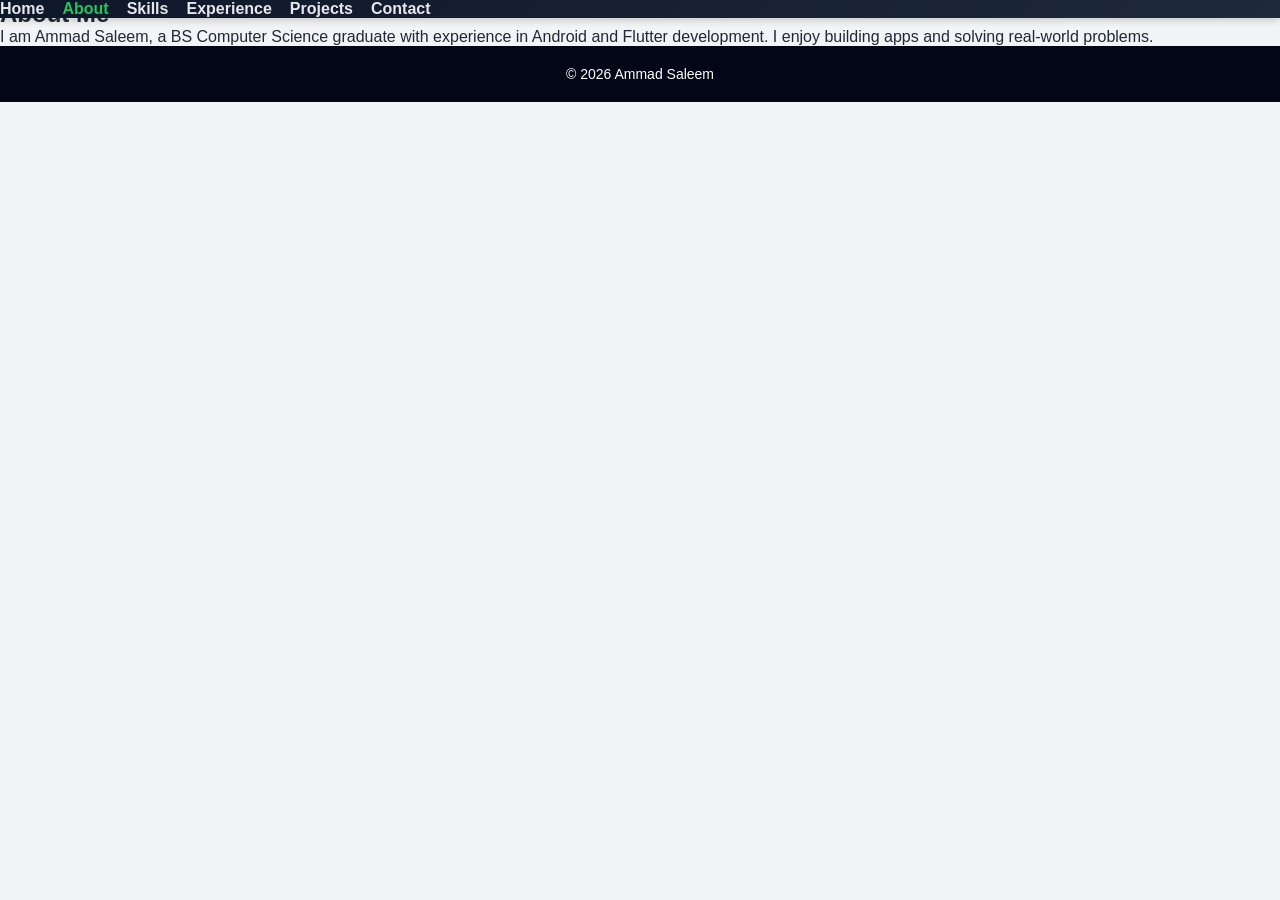
<file: about.html>
<!DOCTYPE html>
<html>
<head>
    <title>About Me | Portfolio</title>
    <link rel="stylesheet" href="style.css">
</head>
<body>
<nav>
    <ul>
        <li><a href="index.html">Home</a></li>
        <li><a href="about.html" class="active">About</a></li>
        <li><a href="skills.html">Skills</a></li>
        <li><a href="experience.html">Experience</a></li>
        <li><a href="projects.html">Projects</a></li>
        <li><a href="contact.html">Contact</a></li>
    </ul>
</nav>

<section class="section">
    <h1>About Me</h1>
    <p>I am Ammad Saleem, a BS Computer Science graduate with experience in Android and Flutter development. I enjoy building apps and solving real-world problems.</p>
</section>

<footer>
    © 2026 Ammad Saleem
</footer>
</body>
</html>
</file>
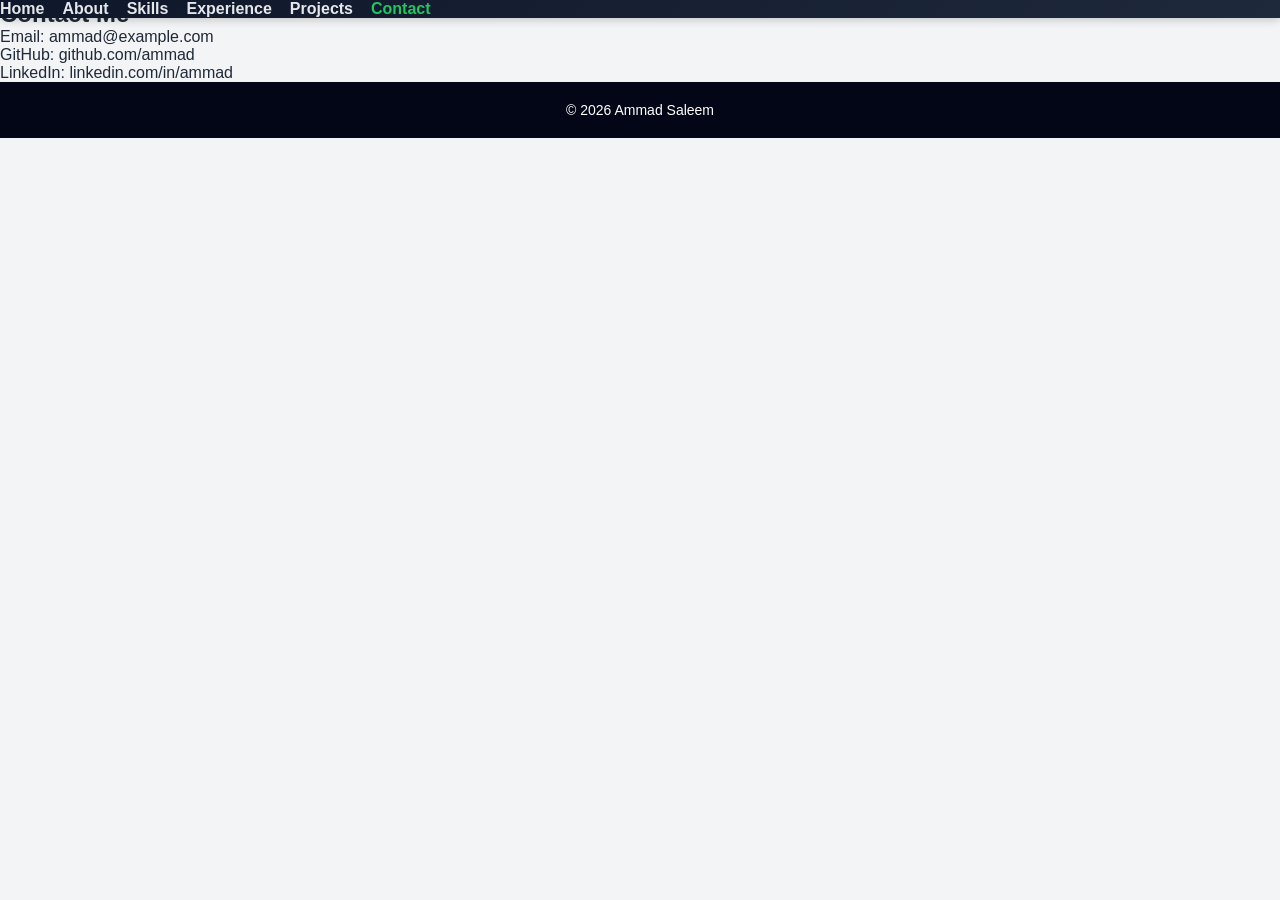
<file: contact.html>
<!DOCTYPE html>
<html>
<head>
    <title>Contact | Portfolio</title>
    <link rel="stylesheet" href="style.css">
</head>
<body>
<nav>
    <ul>
        <li><a href="index.html">Home</a></li>
        <li><a href="about.html">About</a></li>
        <li><a href="skills.html">Skills</a></li>
        <li><a href="experience.html">Experience</a></li>
        <li><a href="projects.html">Projects</a></li>
        <li><a href="contact.html" class="active">Contact</a></li>
    </ul>
</nav>

<section class="section gray">
    <h1>Contact Me</h1>
    <p>Email: ammad@example.com</p>
    <p>GitHub: github.com/ammad</p>
    <p>LinkedIn: linkedin.com/in/ammad</p>
</section>

<footer>
    © 2026 Ammad Saleem
</footer>
</body>
</html>
</file>
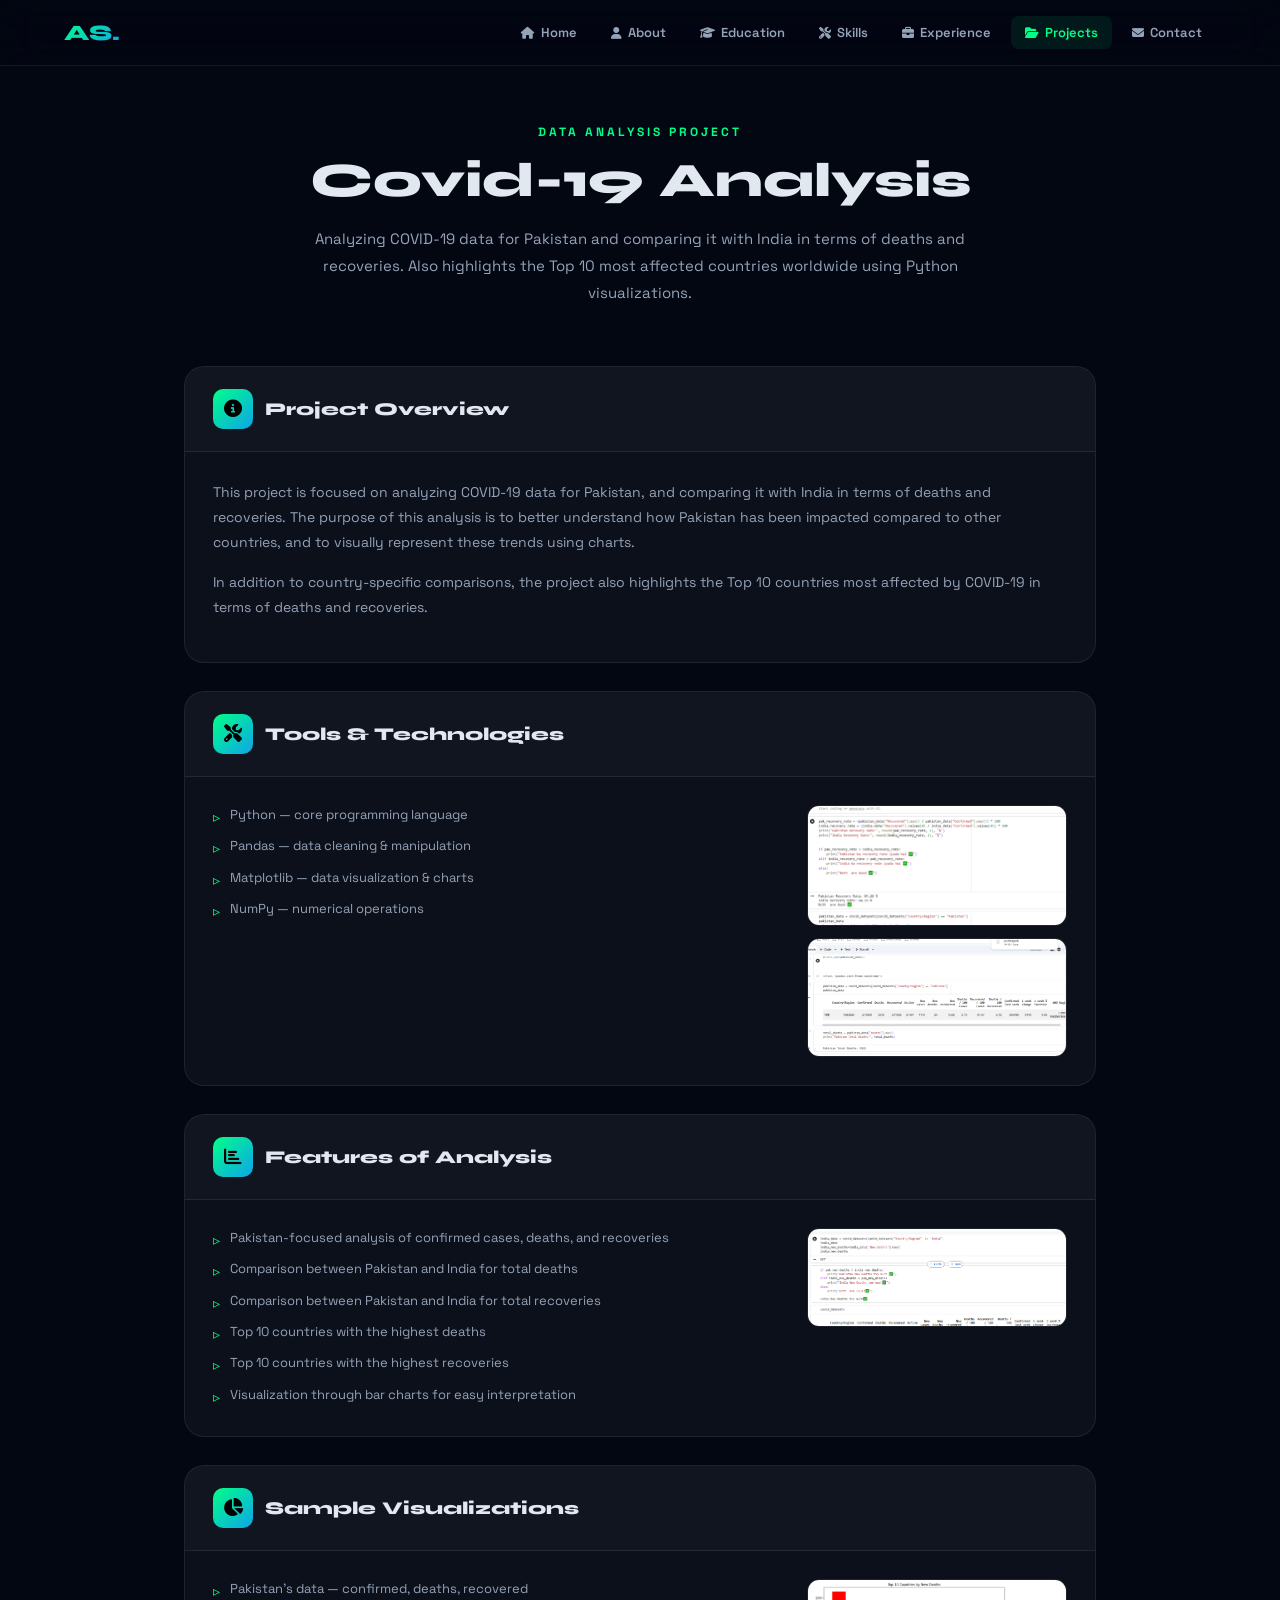
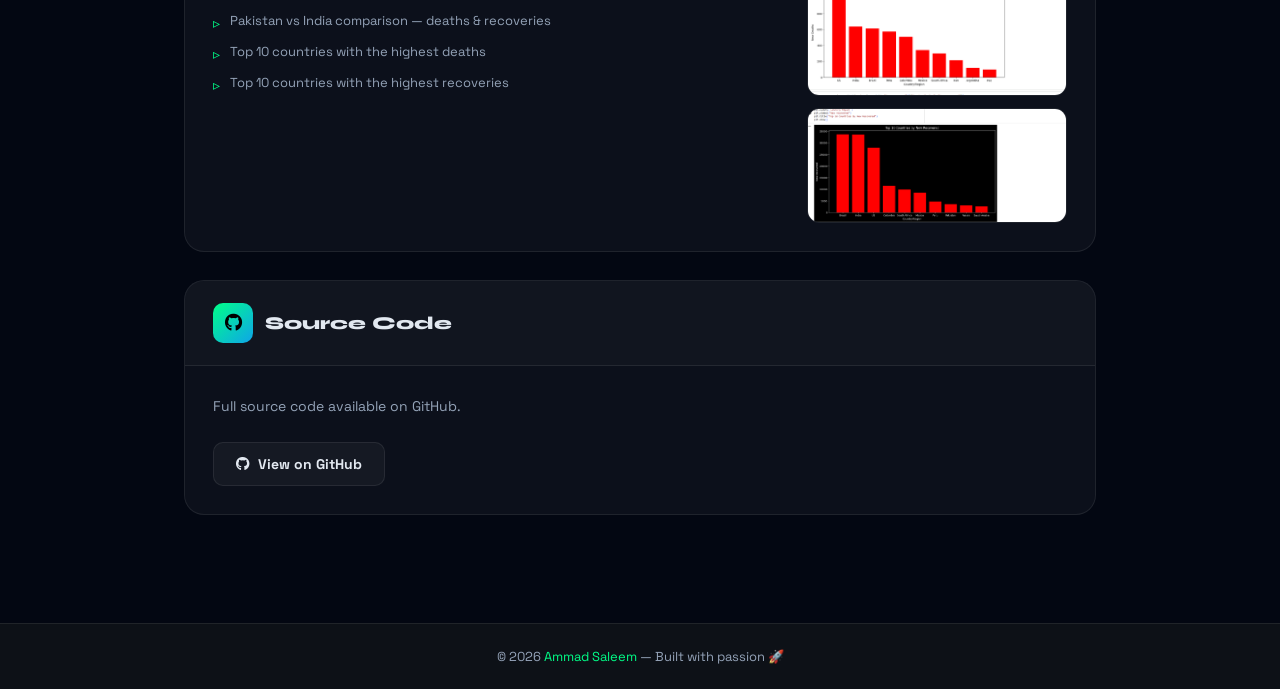
<file: covid19.html>
<!DOCTYPE html>
<html lang="en" data-theme="dark">
<head>
    <meta charset="UTF-8">
    <meta name="viewport" content="width=device-width, initial-scale=1.0">
    <title>Covid-19 Analysis | Ammad Saleem</title>
    <link rel="stylesheet" href="https://cdnjs.cloudflare.com/ajax/libs/font-awesome/6.5.0/css/all.min.css">
    <link href="https://fonts.googleapis.com/css2?family=Space+Grotesk:wght@300;400;600;700&family=Syne:wght@700;800&display=swap" rel="stylesheet">
    <style>
        :root {
            --bg: #030712;
            --bg2: #0d1117;
            --card: rgba(255,255,255,0.04);
            --border: rgba(255,255,255,0.08);
            --text: #e2e8f0;
            --text2: #94a3b8;
            --accent: #00ff88;
            --accent2: #0ea5e9;
            --accent3: #a855f7;
            --glow: 0 0 30px rgba(0,255,136,0.3);
        }
        * { margin: 0; padding: 0; box-sizing: border-box; }
        html { scroll-behavior: smooth; }
        body {
            background: var(--bg);
            color: var(--text);
            font-family: 'Space Grotesk', sans-serif;
            min-height: 100vh;
        }

        /* ===== NAVBAR ===== */
        nav {
            position: fixed; top: 0; width: 100%;
            background: rgba(3,7,18,0.85);
            backdrop-filter: blur(20px);
            border-bottom: 1px solid var(--border);
            z-index: 1000;
        }
        .nav-container {
            max-width: 1200px; margin: auto;
            display: flex; justify-content: space-between;
            align-items: center; padding: 16px 24px;
        }
        .logo {
            font-family: 'Syne', sans-serif; font-size: 22px; font-weight: 800;
            background: linear-gradient(135deg, var(--accent), var(--accent2));
            -webkit-background-clip: text; -webkit-text-fill-color: transparent;
            cursor: default;
        }
        .nav-right { display: flex; align-items: center; gap: 12px; }
        nav ul { list-style: none; display: flex; gap: 6px; }
        nav ul li a {
            display: flex; align-items: center; gap: 6px;
            text-decoration: none; color: var(--text2);
            font-weight: 600; font-size: 13px;
            padding: 8px 14px; border-radius: 8px;
            transition: all 0.3s;
        }
        nav ul li a:hover, nav ul li a.active {
            color: var(--accent); background: rgba(0,255,136,0.08);
        }
        nav ul li a i { font-size: 12px; }
        .hamburger { display: none; font-size: 22px; color: var(--text); cursor: pointer; }
        @media (max-width: 992px) {
            nav ul {
                position: absolute; top: 65px; left: 0;
                width: 100%; flex-direction: column;
                background: rgba(3,7,18,0.97);
                backdrop-filter: blur(20px);
                border-bottom: 1px solid var(--border);
                display: none; padding: 12px 0; gap: 2px;
            }
            nav ul li a { justify-content: center; }
            nav.nav-open ul { display: flex; }
            .hamburger { display: block; }
        }

        /* ===== PAGE WRAP ===== */
        .page-wrap {
            max-width: 960px; margin: auto;
            padding: 120px 24px 80px;
        }

        /* ===== PAGE HERO ===== */
        .page-hero {
            text-align: center; margin-bottom: 60px;
            animation: fadeUp 0.7s ease forwards;
        }
        .section-label {
            display: inline-block; font-size: 12px; font-weight: 700;
            letter-spacing: 3px; text-transform: uppercase;
            color: var(--accent); margin-bottom: 12px;
        }
        .page-hero h1 {
            font-family: 'Syne', sans-serif;
            font-size: 48px; font-weight: 800; margin-bottom: 16px;
        }
        .page-hero p {
            color: var(--text2); font-size: 15px;
            line-height: 1.8; max-width: 680px; margin: auto;
        }
        .hero-tags { display: flex; justify-content: center; gap: 10px; flex-wrap: wrap; margin-top: 20px; }
        .hero-tag {
            background: rgba(14,165,233,0.1); color: var(--accent2);
            border: 1px solid rgba(14,165,233,0.2);
            font-size: 12px; font-weight: 700;
            padding: 5px 14px; border-radius: 20px;
        }

        /* ===== SECTION BLOCK ===== */
        .proj-block {
            background: var(--card);
            border: 1px solid var(--border);
            border-radius: 20px; overflow: hidden;
            margin-bottom: 28px;
            animation: fadeUp 0.6s ease forwards; opacity: 0;
            transition: border-color 0.3s, box-shadow 0.3s;
        }
        .proj-block:nth-child(1) { animation-delay: 0.1s; }
        .proj-block:nth-child(2) { animation-delay: 0.2s; }
        .proj-block:nth-child(3) { animation-delay: 0.3s; }
        .proj-block:nth-child(4) { animation-delay: 0.4s; }
        .proj-block:nth-child(5) { animation-delay: 0.5s; }
        .proj-block:hover {
            border-color: rgba(0,255,136,0.2);
            box-shadow: 0 12px 40px rgba(0,0,0,0.3);
        }

        /* Block header */
        .block-header {
            display: flex; align-items: center; gap: 12px;
            padding: 22px 28px;
            border-bottom: 1px solid var(--border);
            background: rgba(255,255,255,0.02);
        }
        .block-icon {
            width: 40px; height: 40px; border-radius: 10px;
            background: linear-gradient(135deg, var(--accent), var(--accent2));
            display: flex; align-items: center; justify-content: center;
            font-size: 18px; color: #000; flex-shrink: 0;
        }
        .block-header h3 {
            font-family: 'Syne', sans-serif;
            font-size: 18px; font-weight: 800;
        }

        /* Block body */
        .block-body {
            padding: 28px;
            display: flex; gap: 28px; align-items: flex-start;
            flex-wrap: wrap;
        }
        .block-text { flex: 1; min-width: 240px; }
        .block-text p {
            color: var(--text2); font-size: 14px;
            line-height: 1.8; margin-bottom: 14px;
        }
        .block-text ul { list-style: none; display: flex; flex-direction: column; gap: 8px; }
        .block-text ul li {
            display: flex; align-items: flex-start; gap: 10px;
            color: var(--text2); font-size: 13px; line-height: 1.6;
        }
        .block-text ul li::before {
            content: '▹'; color: var(--accent);
            font-size: 14px; flex-shrink: 0; margin-top: 1px;
        }

        /* Images */
        .block-imgs {
            display: flex; flex-direction: column; gap: 12px;
            flex-shrink: 0;
        }
        .block-imgs img {
            width: 260px; border-radius: 12px;
            border: 1px solid var(--border);
            object-fit: cover;
            transition: transform 0.3s, box-shadow 0.3s;
        }
        .block-imgs img:hover {
            transform: scale(1.03);
            box-shadow: 0 8px 24px rgba(0,0,0,0.4);
        }

        /* Tools chips */
        .tool-chips { display: flex; flex-wrap: wrap; gap: 8px; margin-top: 14px; }
        .tool-chip {
            background: rgba(168,85,247,0.1); color: var(--accent3);
            border: 1px solid rgba(168,85,247,0.2);
            font-size: 11px; font-weight: 700;
            padding: 4px 12px; border-radius: 20px;
        }

        /* GitHub button */
        .github-btn {
            display: inline-flex; align-items: center; gap: 8px;
            background: var(--card); border: 1px solid var(--border);
            color: var(--text); text-decoration: none;
            font-weight: 700; font-size: 14px;
            padding: 12px 22px; border-radius: 10px;
            transition: all 0.3s; margin-top: 8px;
        }
        .github-btn:hover {
            border-color: var(--accent); color: var(--accent);
            box-shadow: var(--glow); transform: translateY(-2px);
        }

        /* FOOTER */
        footer {
            background: var(--bg2); border-top: 1px solid var(--border);
            text-align: center; padding: 24px;
            color: var(--text2); font-size: 13px;
        }
        footer span { color: var(--accent); }

        @keyframes fadeUp {
            from { opacity: 0; transform: translateY(30px); }
            to   { opacity: 1; transform: translateY(0); }
        }

        /* RESPONSIVE */
        @media (max-width: 700px) {
            .page-hero h1 { font-size: 32px; }
            .block-body { flex-direction: column; }
            .block-imgs img { width: 100%; }
            .block-imgs { width: 100%; }
        }
    </style>
</head>
<body>

<!-- NAVBAR -->
<nav id="navbar">
    <div class="nav-container">
        <div class="logo">AS.</div>
        <div class="nav-right">
            <ul id="navMenu">
                <li><a href="index.html#home"><i class="fas fa-home"></i><span>Home</span></a></li>
                <li><a href="index.html#about"><i class="fas fa-user"></i><span>About</span></a></li>
                <li><a href="index.html#education"><i class="fas fa-graduation-cap"></i><span>Education</span></a></li>
                <li><a href="index.html#skills"><i class="fas fa-tools"></i><span>Skills</span></a></li>
                <li><a href="index.html#experience"><i class="fas fa-briefcase"></i><span>Experience</span></a></li>
                <li><a href="index.html#projects" class="active"><i class="fas fa-folder-open"></i><span>Projects</span></a></li>
                <li><a href="index.html#contact"><i class="fas fa-envelope"></i><span>Contact</span></a></li>
            </ul>
            <div class="hamburger" id="hamburger"><i class="fas fa-bars"></i></div>
        </div>
    </div>
</nav>

<!-- PAGE -->
<div class="page-wrap">

    <!-- HERO -->
    <div class="page-hero">
        <span class="section-label">Data Analysis Project</span>
        <h1>Covid-19 Analysis</h1>
        <p>Analyzing COVID-19 data for Pakistan and comparing it with India in terms of deaths and recoveries. Also highlights the Top 10 most affected countries worldwide using Python visualizations.</p>
        
    </div>

    <!-- BLOCK 1: Overview -->
    <div class="proj-block">
        <div class="block-header">
            <div class="block-icon"><i class="fas fa-info-circle"></i></div>
            <h3>Project Overview</h3>
        </div>
        <div class="block-body">
            <div class="block-text">
                <p>This project is focused on analyzing COVID-19 data for Pakistan, and comparing it with India in terms of deaths and recoveries. The purpose of this analysis is to better understand how Pakistan has been impacted compared to other countries, and to visually represent these trends using charts.</p>
                <p>In addition to country-specific comparisons, the project also highlights the Top 10 countries most affected by COVID-19 in terms of deaths and recoveries.</p>
            </div>
        </div>
    </div>

    <!-- BLOCK 2: Tools -->
    <div class="proj-block">
        <div class="block-header">
            <div class="block-icon"><i class="fas fa-tools"></i></div>
            <h3>Tools & Technologies</h3>
        </div>
        <div class="block-body">
            <div class="block-text">
                <ul>
                    <li>Python — core programming language</li>
                    <li>Pandas — data cleaning & manipulation</li>
                    <li>Matplotlib — data visualization & charts</li>
                    <li>NumPy — numerical operations</li>
                </ul>
           
            </div>
            <div class="block-imgs">
                <img src="img/img2.png" alt="Tools">
                <img src="img/img1.png" alt="Data">
            </div>
        </div>
    </div>

    <!-- BLOCK 3: Features -->
    <div class="proj-block">
        <div class="block-header">
            <div class="block-icon"><i class="fas fa-chart-bar"></i></div>
            <h3>Features of Analysis</h3>
        </div>
        <div class="block-body">
            <div class="block-text">
                <ul>
                    <li>Pakistan-focused analysis of confirmed cases, deaths, and recoveries</li>
                    <li>Comparison between Pakistan and India for total deaths</li>
                    <li>Comparison between Pakistan and India for total recoveries</li>
                    <li>Top 10 countries with the highest deaths</li>
                    <li>Top 10 countries with the highest recoveries</li>
                    <li>Visualization through bar charts for easy interpretation</li>
                </ul>
            </div>
            <div class="block-imgs">
                <img src="img/img3.png" alt="Features">
            </div>
        </div>
    </div>

    <!-- BLOCK 4: Visualizations -->
    <div class="proj-block">
        <div class="block-header">
            <div class="block-icon"><i class="fas fa-chart-pie"></i></div>
            <h3>Sample Visualizations</h3>
        </div>
        <div class="block-body">
            <div class="block-text">
                <ul>
                    <li>Pakistan's data — confirmed, deaths, recovered</li>
                    <li>Pakistan vs India comparison — deaths & recoveries</li>
                    <li>Top 10 countries with the highest deaths</li>
                    <li>Top 10 countries with the highest recoveries</li>
                </ul>
            </div>
            <div class="block-imgs">
                <img src="img/img4.png" alt="Chart 1">
                <img src="img/img5.png" alt="Chart 2">
            </div>
        </div>
    </div>

    <!-- BLOCK 5: Source Code -->
    <div class="proj-block">
        <div class="block-header">
            <div class="block-icon"><i class="fab fa-github"></i></div>
            <h3>Source Code</h3>
        </div>
        <div class="block-body">
            <div class="block-text">
                <p>Full source code available on GitHub.</p>
                <a href="https://github.com/ammad252" target="_blank" class="github-btn">
                    <i class="fab fa-github"></i> View on GitHub
                </a>
            </div>
        </div>
    </div>

</div>

<!-- FOOTER -->
<footer>
    © 2026 <span>Ammad Saleem</span> — Built with passion 🚀
</footer>

<script>
    const hamburger = document.getElementById('hamburger');
    const navbar = document.getElementById('navbar');
    hamburger.addEventListener('click', () => navbar.classList.toggle('nav-open'));
    document.querySelectorAll('nav ul li a').forEach(l => {
        l.addEventListener('click', () => navbar.classList.remove('nav-open'));
    });
</script>

</body>
</html>
</file>
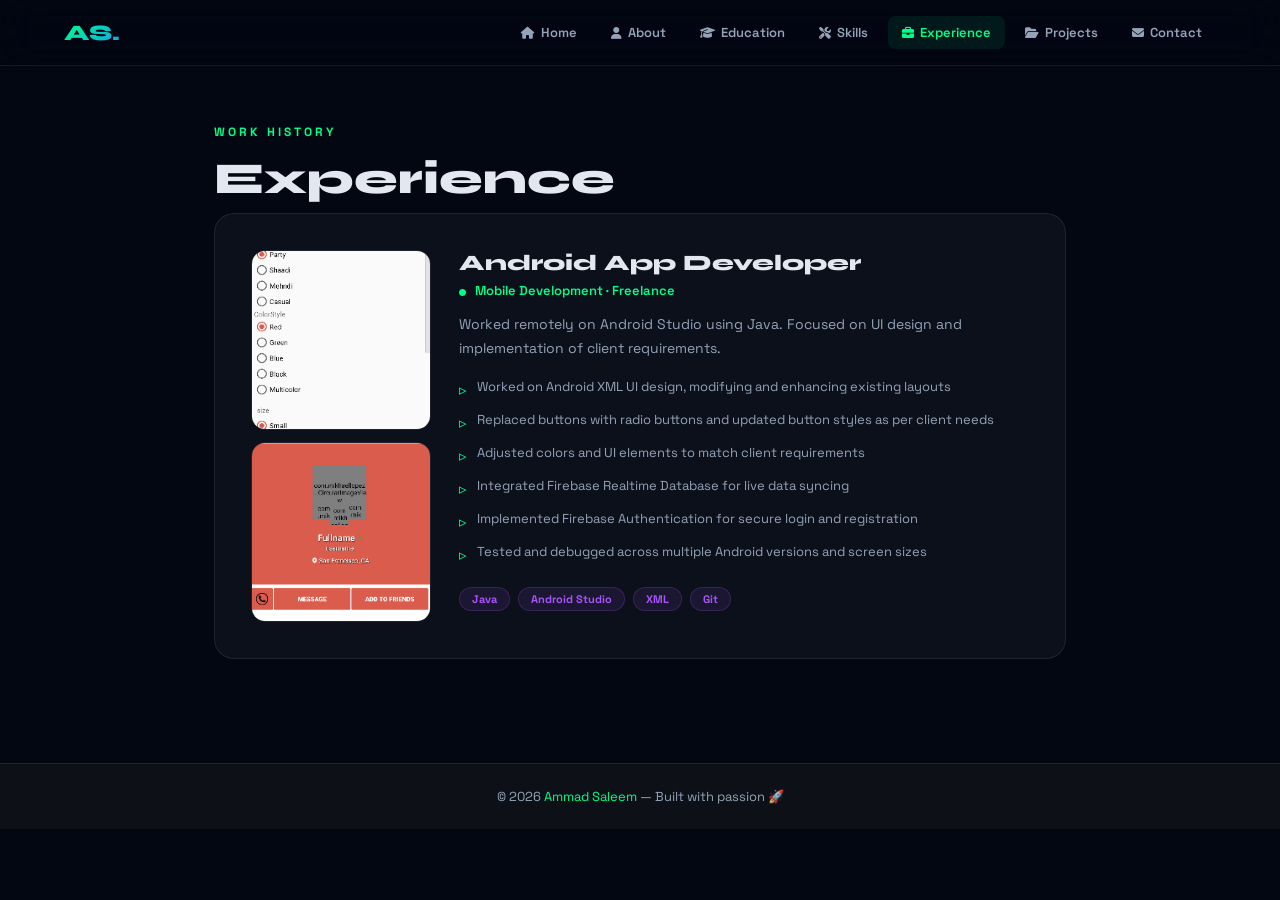
<file: Experience.html>
<!DOCTYPE html>
<html lang="en" data-theme="dark">
<head>
    <meta charset="UTF-8">
    <meta name="viewport" content="width=device-width, initial-scale=1.0">
    <title>Experience | Ammad Saleem</title>
    <link rel="stylesheet" href="https://cdnjs.cloudflare.com/ajax/libs/font-awesome/6.5.0/css/all.min.css">
    <link href="https://fonts.googleapis.com/css2?family=Space+Grotesk:wght@300;400;600;700&family=Syne:wght@700;800&display=swap" rel="stylesheet">
    <style>
        :root {
            --bg: #030712;
            --bg2: #0d1117;
            --card: rgba(255,255,255,0.04);
            --border: rgba(255,255,255,0.08);
            --text: #e2e8f0;
            --text2: #94a3b8;
            --accent: #00ff88;
            --accent2: #0ea5e9;
            --accent3: #a855f7;
            --glow: 0 0 30px rgba(0,255,136,0.3);
        }
        * { margin: 0; padding: 0; box-sizing: border-box; }
        html { scroll-behavior: smooth; }
        body {
            background: var(--bg);
            color: var(--text);
            font-family: 'Space Grotesk', sans-serif;
            min-height: 100vh;
        }

        /* NAVBAR - same as index.html */
        nav {
            position: fixed; top: 0; width: 100%;
            background: rgba(3,7,18,0.85);
            backdrop-filter: blur(20px);
            border-bottom: 1px solid var(--border);
            z-index: 1000;
        }
        .nav-container {
            max-width: 1200px; margin: auto;
            display: flex; justify-content: space-between;
            align-items: center; padding: 16px 24px;
        }
        .logo {
            font-family: 'Syne', sans-serif; font-size: 22px; font-weight: 800;
            background: linear-gradient(135deg, var(--accent), var(--accent2));
            -webkit-background-clip: text; -webkit-text-fill-color: transparent;
            text-decoration: none; cursor: default;
        }
        .nav-right { display: flex; align-items: center; gap: 12px; }
        nav ul { list-style: none; display: flex; gap: 6px; }
        nav ul li a {
            display: flex; align-items: center; gap: 6px;
            text-decoration: none; color: var(--text2);
            font-weight: 600; font-size: 13px;
            padding: 8px 14px; border-radius: 8px;
            transition: all 0.3s;
        }
        nav ul li a:hover, nav ul li a.active {
            color: var(--accent); background: rgba(0,255,136,0.08);
        }
        nav ul li a i { font-size: 12px; }
        .hamburger { display: none; font-size: 22px; color: var(--text); cursor: pointer; }
        @media (max-width: 992px) {
            nav ul {
                position: absolute; top: 65px; left: 0;
                width: 100%; flex-direction: column;
                background: rgba(3,7,18,0.97);
                backdrop-filter: blur(20px);
                border-bottom: 1px solid var(--border);
                display: none; padding: 12px 0; gap: 2px;
            }
            nav ul li a { justify-content: center; }
            nav.nav-open ul { display: flex; }
            .hamburger { display: block; }
            .nav-right { gap: 8px; }
        }

        /* PAGE */
        .page-wrap {
            max-width: 900px; margin: auto;
            padding: 120px 24px 80px;
        }
        .section-label {
            display: inline-block; font-size: 12px; font-weight: 700;
            letter-spacing: 3px; text-transform: uppercase;
            color: var(--accent); margin-bottom: 12px;
        }
        .section-title {
            font-family: 'Syne', sans-serif;
            font-size: 44px; font-weight: 800;
            margin-bottom: 8px; color: var(--text);
        }
        .section-sub { color: var(--text2); font-size: 16px; margin-bottom: 50px; }

        /* EXP CARD */
        .exp-card {
            background: var(--card);
            border: 1px solid var(--border);
            border-radius: 20px; padding: 36px;
            display: flex; gap: 28px; align-items: flex-start;
            transition: all 0.4s; position: relative; overflow: hidden;
            margin-bottom: 24px;
            animation: fadeUp 0.6s ease forwards; opacity: 0;
        }
        .exp-card:nth-child(1) { animation-delay: 0.1s; }
        .exp-card:nth-child(2) { animation-delay: 0.25s; }

        @keyframes fadeUp {
            from { opacity: 0; transform: translateY(30px); }
            to   { opacity: 1; transform: translateY(0); }
        }
        .exp-card::after {
            content: ''; position: absolute; inset: 0;
            background: linear-gradient(135deg, rgba(0,255,136,0.03), transparent);
            opacity: 0; transition: opacity 0.4s;
        }
        .exp-card:hover::after { opacity: 1; }
        .exp-card:hover {
            border-color: rgba(0,255,136,0.25);
            transform: translateY(-4px);
            box-shadow: 0 20px 50px rgba(0,0,0,0.4);
        }

        /* Images grid inside card */
        .exp-imgs {
            display: flex; flex-direction: column; gap: 12px;
            flex-shrink: 0;
        }
        .exp-imgs img {
            width: 180px; height: 180px;
            border-radius: 14px; object-fit: cover;
            border: 1px solid var(--border);
            transition: transform 0.3s;
        }
        .exp-imgs img:hover { transform: scale(1.05); }

        .exp-body { flex: 1; }
        .exp-body h3 {
            font-family: 'Syne', sans-serif;
            font-size: 22px; font-weight: 800; margin-bottom: 6px;
        }
        .exp-meta { color: var(--accent); font-size: 13px; font-weight: 600; margin-bottom: 14px; }
        .exp-body p { color: var(--text2); font-size: 14px; line-height: 1.7; margin-bottom: 16px; }

        .resp-list { list-style: none; display: flex; flex-direction: column; gap: 8px; margin-bottom: 20px; }
        .resp-list li {
            display: flex; align-items: flex-start; gap: 10px;
            color: var(--text2); font-size: 13px; line-height: 1.6;
        }
        .resp-list li::before {
            content: '▹'; color: var(--accent);
            font-size: 15px; flex-shrink: 0; margin-top: 1px;
        }

        .skill-chips { display: flex; flex-wrap: wrap; gap: 8px; }
        .skill-chip {
            background: rgba(168,85,247,0.1); color: var(--accent3);
            border: 1px solid rgba(168,85,247,0.2);
            font-size: 11px; font-weight: 700;
            padding: 4px 12px; border-radius: 20px;
        }

        footer {
            background: var(--bg2); border-top: 1px solid var(--border);
            text-align: center; padding: 24px;
            color: var(--text2); font-size: 13px;
        }
        footer span { color: var(--accent); }

        @media (max-width: 600px) {
            .exp-card { flex-direction: column; padding: 20px; }
            .exp-imgs { flex-direction: row; }
            .exp-imgs img { width: 90px; height: 90px; }
            .section-title { font-size: 30px; }
        }
    </style>
</head>
<body>

<!-- NAVBAR -->
<nav id="navbar">
    <div class="nav-container">
        <div class="logo">AS.</div>
        <div class="nav-right">
            <ul id="navMenu">
                <li><a href="index.html#home"><i class="fas fa-home"></i><span>Home</span></a></li>
                <li><a href="index.html#about"><i class="fas fa-user"></i><span>About</span></a></li>
                <li><a href="index.html#education"><i class="fas fa-graduation-cap"></i><span>Education</span></a></li>
                <li><a href="index.html#skills"><i class="fas fa-tools"></i><span>Skills</span></a></li>
                <li><a href="index.html#experience" class="active"><i class="fas fa-briefcase"></i><span>Experience</span></a></li>
                <li><a href="index.html#projects"><i class="fas fa-folder-open"></i><span>Projects</span></a></li>
                <li><a href="index.html#contact"><i class="fas fa-envelope"></i><span>Contact</span></a></li>
            </ul>
            <div class="hamburger" id="hamburger"><i class="fas fa-bars"></i></div>
        </div>
    </div>
</nav>

<!-- CONTENT -->
<div class="page-wrap">

    <span class="section-label">Work History</span>
    <h1 class="section-title">Experience</h1>
   

    <!-- Card 1: Android -->
    <div class="exp-card">
        <div class="exp-imgs">
            <img src="img/food1 (3).png" alt="App Screen 1" onerror="this.style.display='none'">
            <img src="img/food1 (2).png" alt="App Screen 2" onerror="this.style.display='none'">
        </div>
        <div class="exp-body">
            <h3>Android App Developer</h3>
            <div class="exp-meta"><i class="fas fa-circle" style="font-size:7px"></i> &nbsp; Mobile Development · Freelance</div>
            <p>Worked remotely on Android Studio using Java. Focused on UI design and implementation of client requirements.</p>
            <ul class="resp-list">
                <li>Worked on Android XML UI design, modifying and enhancing existing layouts</li>
                <li>Replaced buttons with radio buttons and updated button styles as per client needs</li>
                <li>Adjusted colors and UI elements to match client requirements</li>
                <li>Integrated Firebase Realtime Database for live data syncing</li>
                <li>Implemented Firebase Authentication for secure login and registration</li>
                <li>Tested and debugged across multiple Android versions and screen sizes</li>
            </ul>
            <div class="skill-chips">
                <span class="skill-chip">Java</span>
                <span class="skill-chip">Android Studio</span>
                <span class="skill-chip">XML</span>
               
                <span class="skill-chip">Git</span>
            </div>
        </div>
    </div>

    <!-- Card 2: AI & Data -->
    
    </div>

</div>

<footer>
    © 2026 <span>Ammad Saleem</span> — Built with passion 🚀
</footer>

<script>
    const hamburger = document.getElementById('hamburger');
    const navbar = document.getElementById('navbar');
    hamburger.addEventListener('click', () => navbar.classList.toggle('nav-open'));
    document.querySelectorAll('nav ul li a').forEach(l => {
        l.addEventListener('click', () => navbar.classList.remove('nav-open'));
    });
</script>
</body>
</html>
</file>
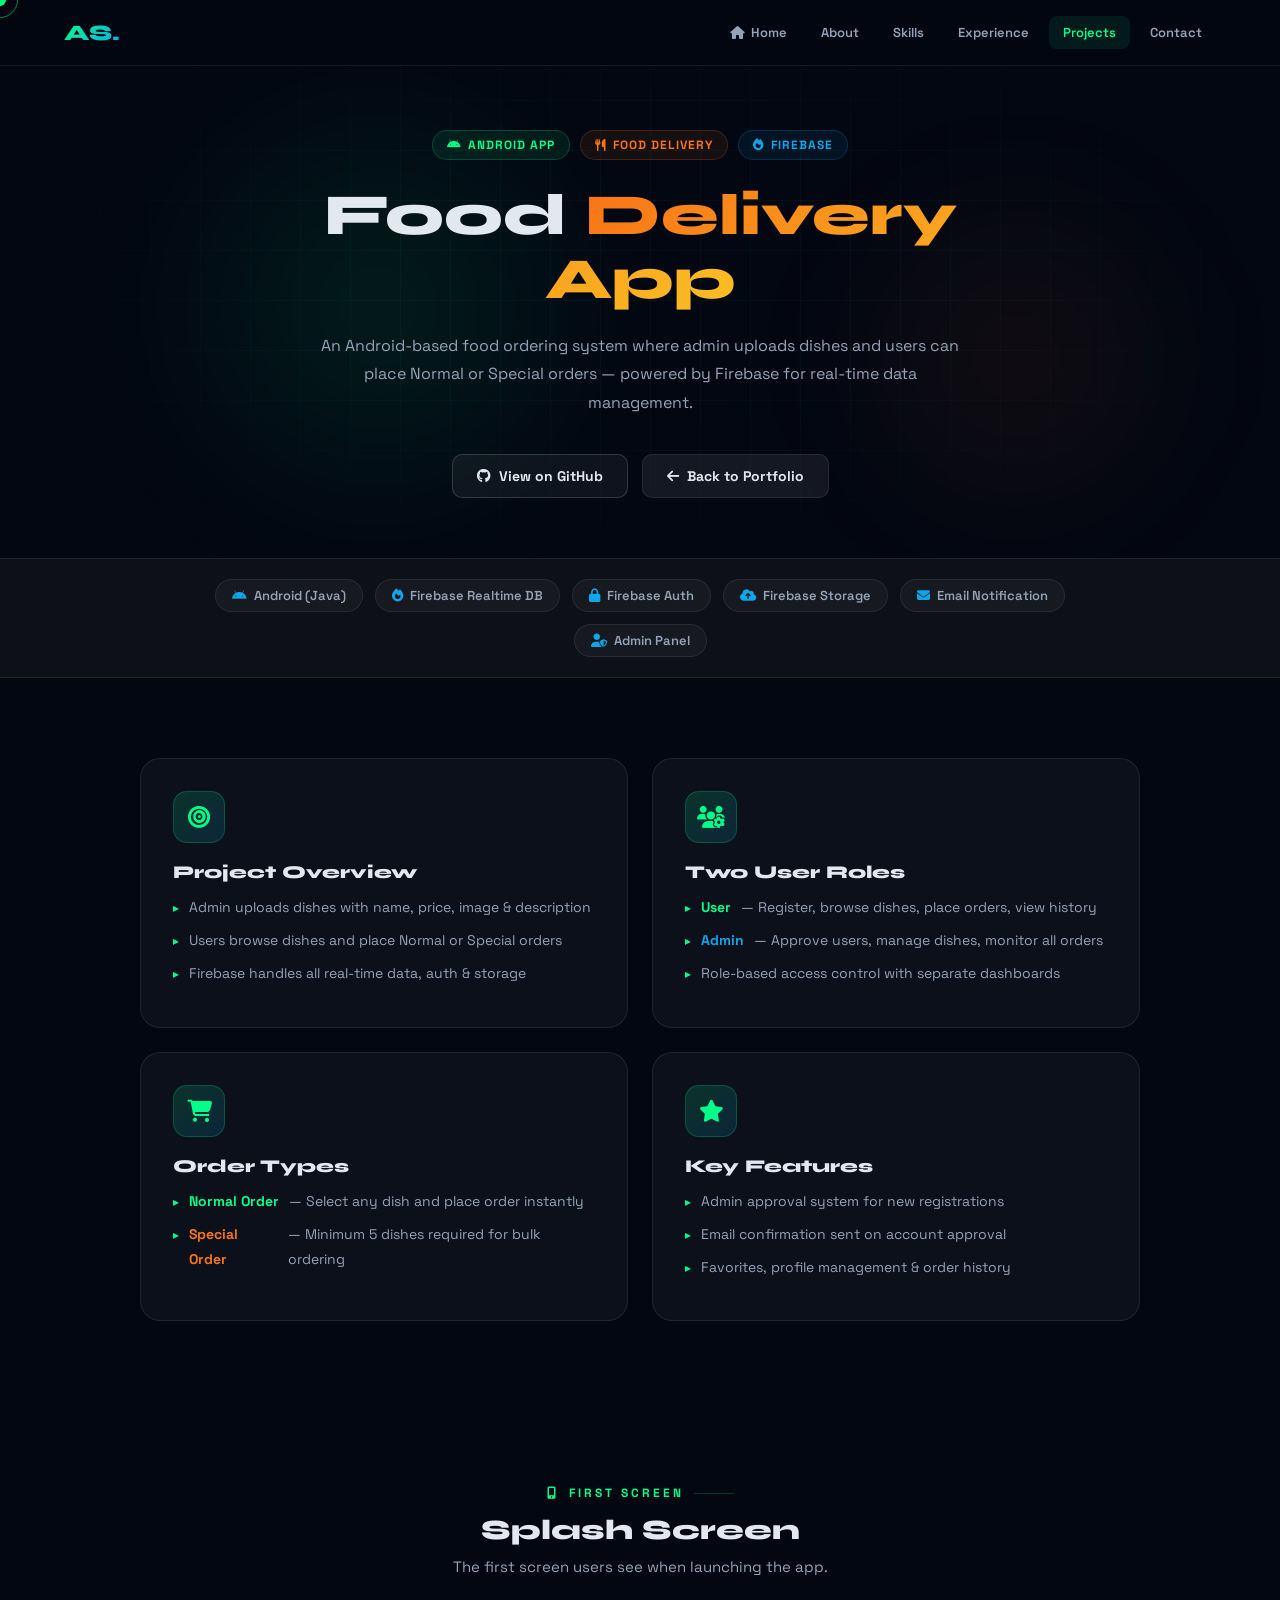
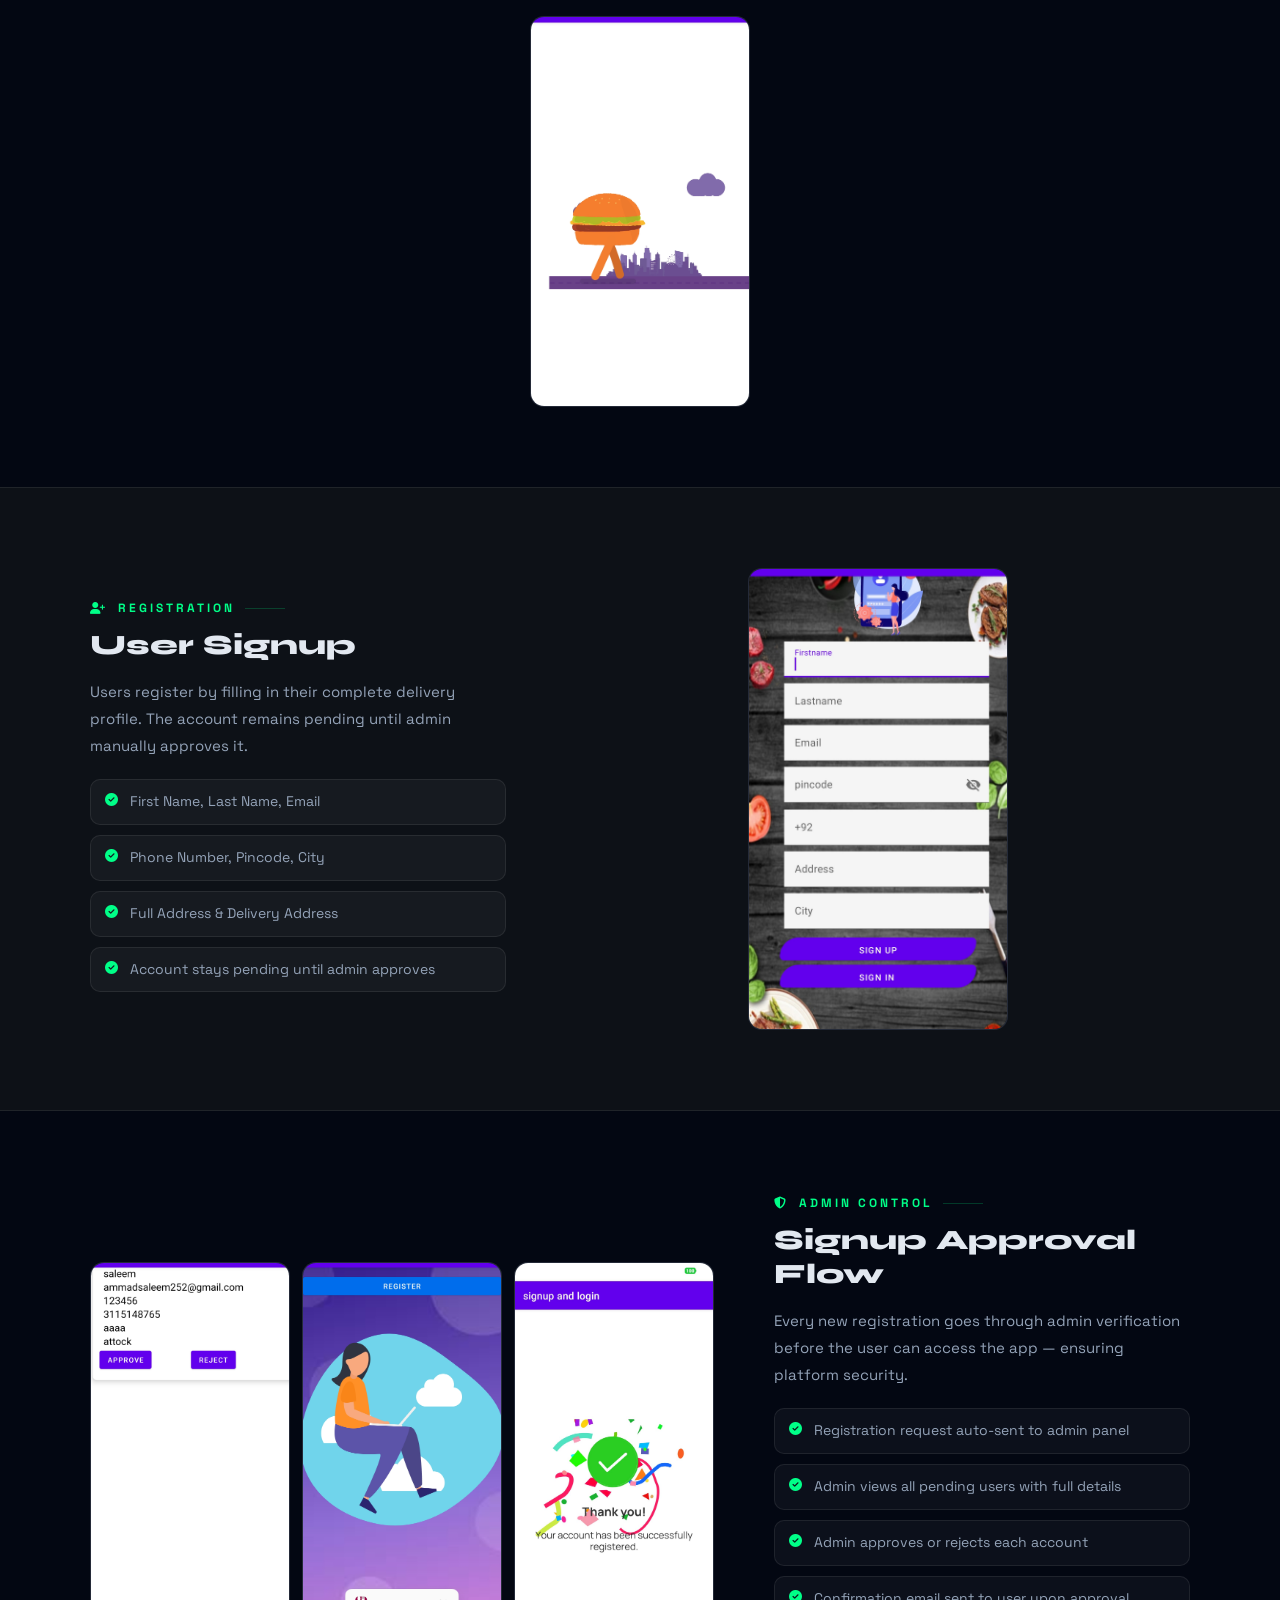
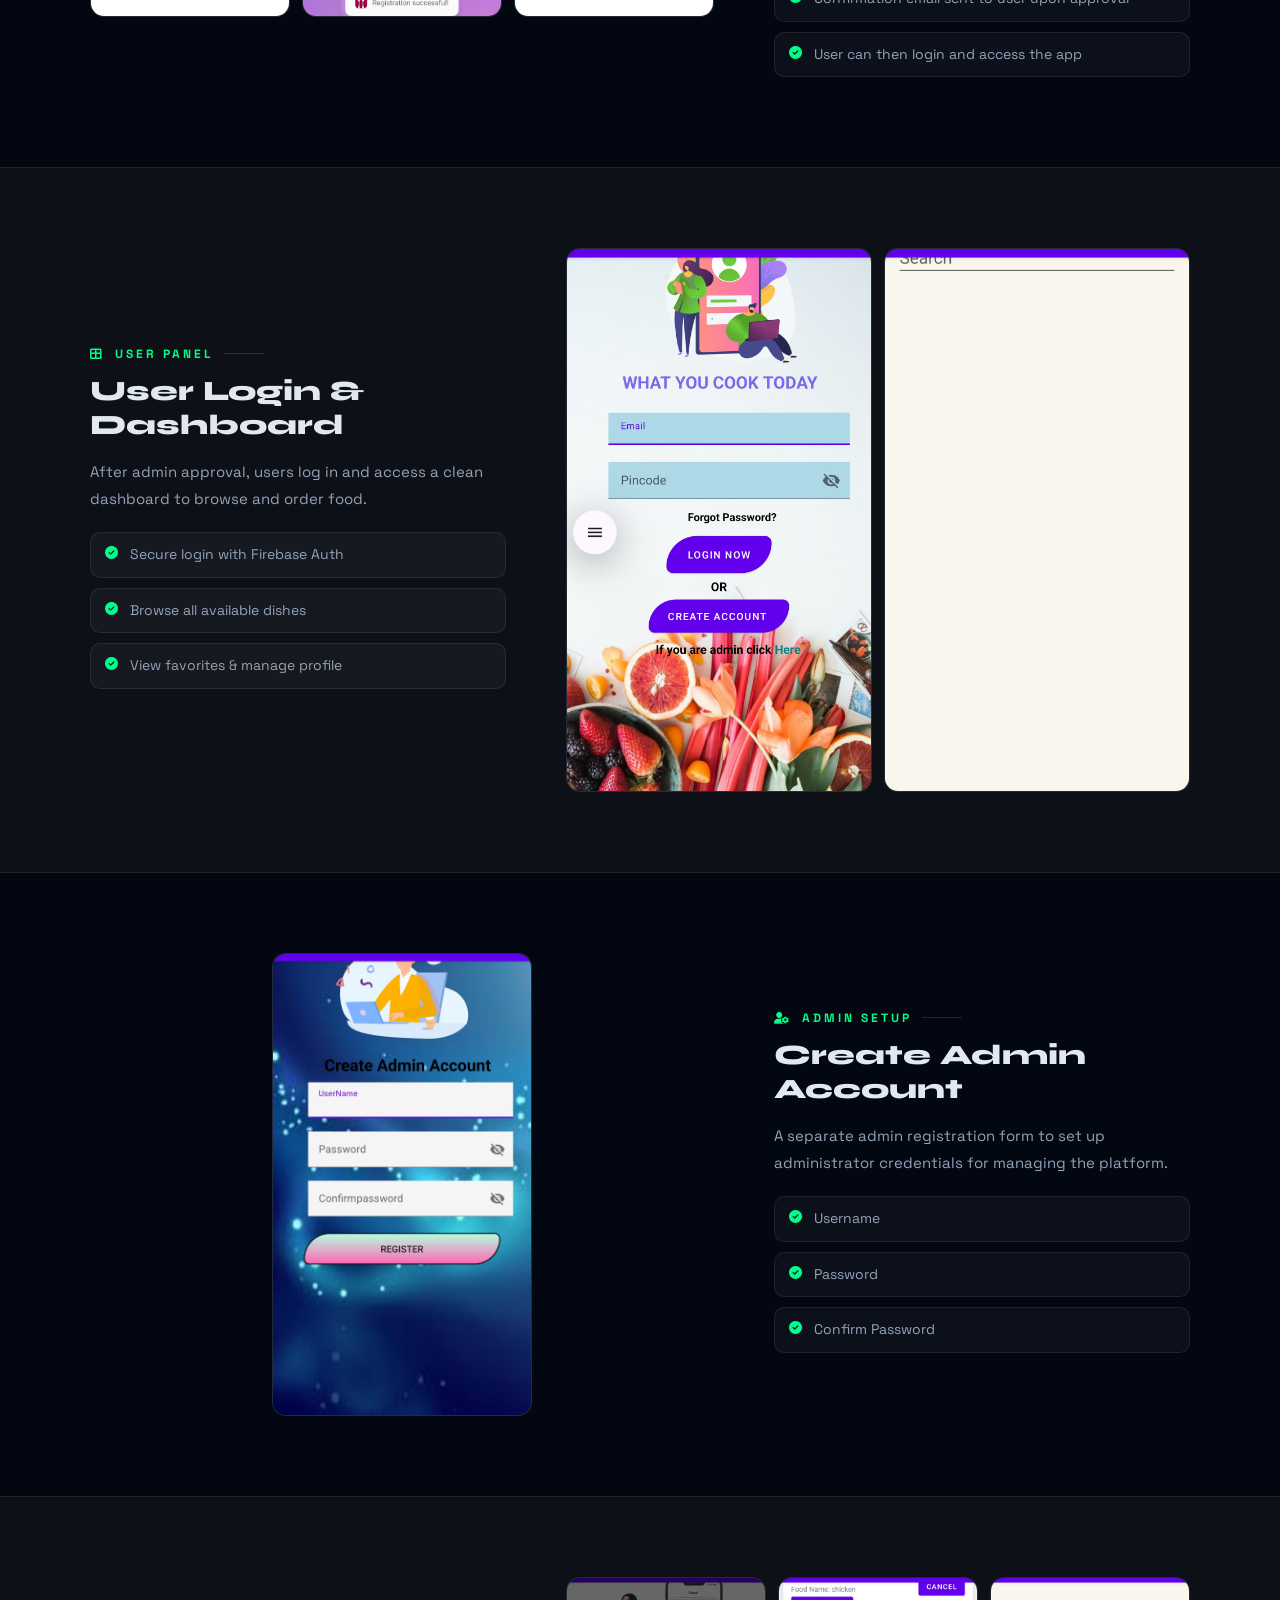
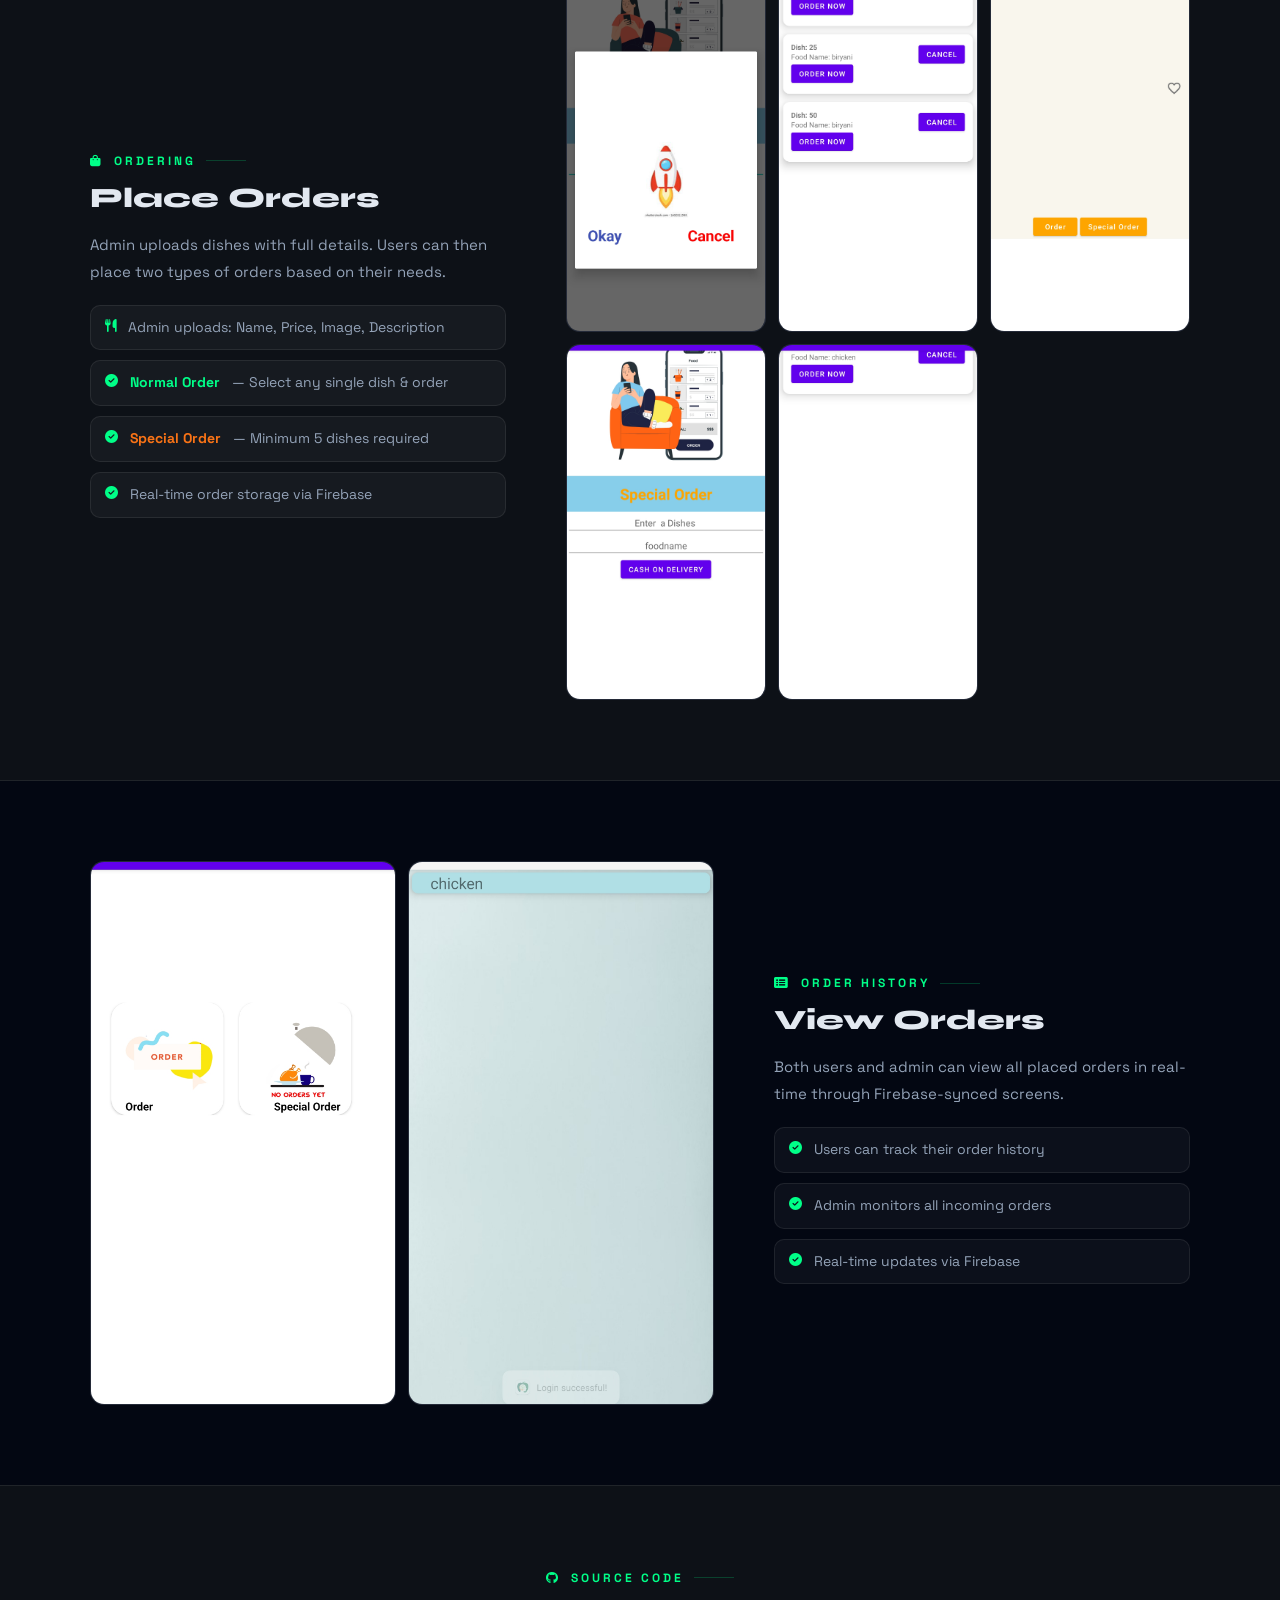
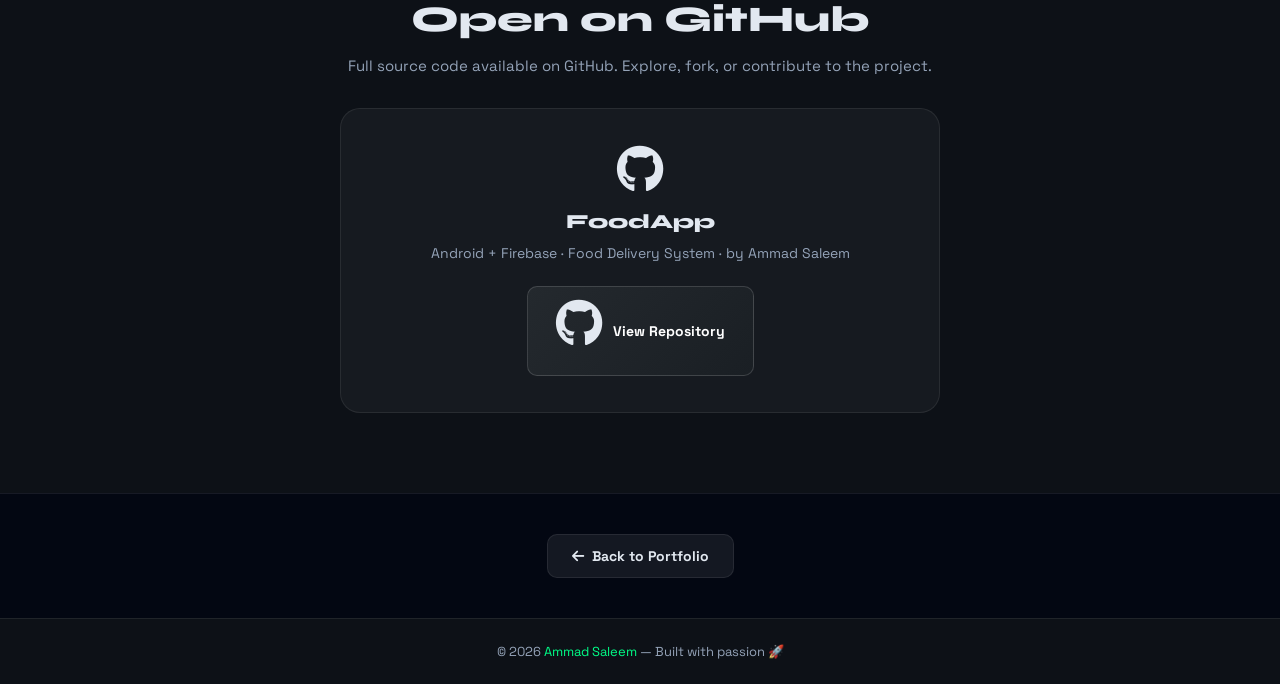
<file: FoodApp.html>
<!DOCTYPE html>
<html lang="en" data-theme="dark">
<head>
<meta charset="UTF-8">
<meta name="viewport" content="width=device-width, initial-scale=1.0">
<title>Food Delivery App | Ammad Saleem</title>
<link rel="stylesheet" href="https://cdnjs.cloudflare.com/ajax/libs/font-awesome/6.5.0/css/all.min.css">
<link href="https://fonts.googleapis.com/css2?family=Space+Grotesk:wght@300;400;600;700&family=Syne:wght@700;800&display=swap" rel="stylesheet">
<style>
:root {
    --bg: #030712;
    --bg2: #0d1117;
    --bg3: #111827;
    --card: rgba(255,255,255,0.04);
    --card2: rgba(255,255,255,0.07);
    --border: rgba(255,255,255,0.08);
    --text: #e2e8f0;
    --text2: #94a3b8;
    --accent: #00ff88;
    --accent2: #0ea5e9;
    --accent3: #f97316;
    --glow: 0 0 30px rgba(0,255,136,0.25);
}

* { margin: 0; padding: 0; box-sizing: border-box; }
html { scroll-behavior: smooth; }
body { background: var(--bg); color: var(--text); font-family: 'Space Grotesk', sans-serif; overflow-x: hidden; }

/* CURSOR */
.cursor { width: 12px; height: 12px; background: var(--accent); border-radius: 50%; position: fixed; pointer-events: none; z-index: 9999; mix-blend-mode: difference; }
.cursor-ring { width: 36px; height: 36px; border: 1.5px solid var(--accent); border-radius: 50%; position: fixed; pointer-events: none; z-index: 9998; transition: all 0.25s ease; opacity: 0.5; }

/* NAVBAR */
nav { position: fixed; top: 0; width: 100%; background: rgba(3,7,18,0.9); backdrop-filter: blur(20px); border-bottom: 1px solid var(--border); z-index: 1000; }
.nav-container { max-width: 1200px; margin: auto; display: flex; justify-content: space-between; align-items: center; padding: 16px 24px; }
.logo { font-family: 'Syne', sans-serif; font-size: 22px; font-weight: 800; background: linear-gradient(135deg, var(--accent), var(--accent2)); -webkit-background-clip: text; -webkit-text-fill-color: transparent; background-clip: text; }
nav ul { list-style: none; display: flex; gap: 6px; }
nav ul li a { display: flex; align-items: center; gap: 6px; text-decoration: none; color: var(--text2); font-weight: 600; font-size: 13px; padding: 8px 14px; border-radius: 8px; transition: all 0.3s; }
nav ul li a:hover, nav ul li a.active { color: var(--accent); background: rgba(0,255,136,0.08); }
.hamburger { display: none; font-size: 22px; color: var(--text); cursor: pointer; }

/* HERO */
.project-hero { min-height: 52vh; display: flex; align-items: center; justify-content: center; position: relative; overflow: hidden; padding: 130px 24px 60px; background: var(--bg); }
.hero-grid-bg { position: absolute; inset: 0; background-image: linear-gradient(rgba(0,255,136,0.04) 1px, transparent 1px), linear-gradient(90deg, rgba(0,255,136,0.04) 1px, transparent 1px); background-size: 50px 50px; mask-image: radial-gradient(ellipse at center, black 30%, transparent 80%); }
.hero-glow-1 { position: absolute; top: 10%; left: 10%; width: 500px; height: 500px; background: radial-gradient(circle, rgba(0,255,136,0.1) 0%, transparent 70%); border-radius: 50%; filter: blur(60px); animation: floatGlow 7s ease-in-out infinite; }
.hero-glow-2 { position: absolute; bottom: 0; right: 5%; width: 400px; height: 400px; background: radial-gradient(circle, rgba(249,115,22,0.08) 0%, transparent 70%); border-radius: 50%; filter: blur(60px); animation: floatGlow 9s ease-in-out infinite reverse; }
@keyframes floatGlow { 0%,100% { transform: translate(0,0); } 50% { transform: translate(20px,-20px); } }

.hero-content { position: relative; z-index: 1; text-align: center; max-width: 800px; }
.hero-badge-row { display: flex; justify-content: center; gap: 10px; flex-wrap: wrap; margin-bottom: 24px; }
.hero-chip { display: inline-flex; align-items: center; gap: 6px; background: rgba(0,255,136,0.08); border: 1px solid rgba(0,255,136,0.2); color: var(--accent); font-size: 12px; font-weight: 700; letter-spacing: 1px; padding: 6px 14px; border-radius: 20px; text-transform: uppercase; }
.hero-chip.orange { background: rgba(249,115,22,0.08); border-color: rgba(249,115,22,0.2); color: var(--accent3); }
.hero-chip.blue { background: rgba(14,165,233,0.08); border-color: rgba(14,165,233,0.2); color: var(--accent2); }
.hero-title { font-family: 'Syne', sans-serif; font-size: clamp(32px, 5vw, 58px); font-weight: 800; line-height: 1.1; margin-bottom: 20px; }
.hero-title span { background: linear-gradient(135deg, var(--accent3), #fbbf24); -webkit-background-clip: text; -webkit-text-fill-color: transparent; background-clip: text; }
.hero-subtitle { color: var(--text2); font-size: 16px; line-height: 1.8; max-width: 640px; margin: 0 auto 36px; }
.hero-actions { display: flex; justify-content: center; gap: 14px; flex-wrap: wrap; }

/* BUTTONS */
.btn { display: inline-flex; align-items: center; gap: 8px; padding: 12px 24px; border-radius: 10px; font-weight: 700; font-size: 14px; text-decoration: none; transition: all 0.3s; position: relative; overflow: hidden; }
.btn::before { content: ''; position: absolute; top: 0; left: -100%; width: 100%; height: 100%; background: rgba(255,255,255,0.08); transition: left 0.3s; }
.btn:hover::before { left: 0; }
.btn-primary { background: linear-gradient(135deg, var(--accent), #00cc6a); color: #000; box-shadow: var(--glow); }
.btn-secondary { background: var(--card2); border: 1px solid var(--border); color: var(--text); }
.btn-github { background: rgba(255,255,255,0.05); border: 1px solid rgba(255,255,255,0.15); color: var(--text); }
.btn-github:hover { border-color: #fff; color: #fff; }
.btn:hover { transform: translateY(-3px); }

/* TECH STRIP */
.tech-strip { background: var(--bg2); border-top: 1px solid var(--border); border-bottom: 1px solid var(--border); padding: 20px 24px; }
.tech-strip-inner { max-width: 900px; margin: auto; display: flex; align-items: center; justify-content: center; gap: 12px; flex-wrap: wrap; }
.tech-pill { display: inline-flex; align-items: center; gap: 7px; background: var(--card); border: 1px solid var(--border); border-radius: 20px; padding: 7px 16px; font-size: 13px; font-weight: 600; color: var(--text2); transition: all 0.3s; }
.tech-pill i { color: var(--accent2); }
.tech-pill:hover { border-color: var(--accent); color: var(--accent); transform: translateY(-2px); }

/* SUMMARY */
.summary-section { padding: 80px 24px; background: var(--bg); }
.summary-inner { max-width: 1000px; margin: auto; display: grid; grid-template-columns: 1fr 1fr; gap: 24px; }
.summary-card { background: var(--card); border: 1px solid var(--border); border-radius: 20px; padding: 32px; position: relative; overflow: hidden; transition: all 0.3s; }
.summary-card::before { content: ''; position: absolute; top: 0; left: 0; right: 0; height: 2px; background: linear-gradient(135deg, var(--accent), var(--accent2)); transform: scaleX(0); transform-origin: left; transition: transform 0.4s; }
.summary-card:hover::before { transform: scaleX(1); }
.summary-card:hover { border-color: rgba(0,255,136,0.25); transform: translateY(-4px); box-shadow: 0 16px 40px rgba(0,0,0,0.3); }
.summary-card.full { grid-column: 1 / -1; }
.card-icon { width: 52px; height: 52px; border-radius: 14px; background: linear-gradient(135deg, rgba(0,255,136,0.15), rgba(14,165,233,0.15)); border: 1px solid rgba(0,255,136,0.2); display: flex; align-items: center; justify-content: center; font-size: 22px; color: var(--accent); margin-bottom: 18px; }
.summary-card h3 { font-family: 'Syne', sans-serif; font-size: 18px; font-weight: 800; margin-bottom: 12px; }
.summary-card p, .summary-card li { color: var(--text2); font-size: 14px; line-height: 1.8; }
.summary-card ul { padding-left: 0; list-style: none; }
.summary-card ul li { display: flex; align-items: flex-start; gap: 10px; margin-bottom: 8px; }
.summary-card ul li::before { content: '▸'; color: var(--accent); font-size: 12px; margin-top: 3px; flex-shrink: 0; }

/* FEATURE SECTIONS */
.feature-section { padding: 80px 24px; }
.feature-section:nth-child(even) { background: var(--bg2); border-top: 1px solid var(--border); border-bottom: 1px solid var(--border); }
.feature-section:nth-child(odd) { background: var(--bg); }
.feature-inner { max-width: 1100px; margin: auto; display: grid; grid-template-columns: 1fr 1.5fr; gap: 60px; align-items: center; }
.feature-inner.reverse { grid-template-columns: 1.5fr 1fr; }
.feature-inner.reverse .feature-text { order: 2; }
.feature-inner.reverse .feature-images { order: 1; }
.feature-inner.center { grid-template-columns: 1fr; text-align: center; max-width: 700px; }

.sec-label { display: inline-flex; align-items: center; gap: 10px; font-size: 12px; font-weight: 700; letter-spacing: 3px; text-transform: uppercase; color: var(--accent); margin-bottom: 12px; }
.sec-label::after { content: ''; flex: 1; height: 1px; background: rgba(0,255,136,0.2); min-width: 40px; }
.sec-title { font-family: 'Syne', sans-serif; font-size: 36px; font-weight: 800; margin-bottom: 8px; }

.feature-text h3 { font-family: 'Syne', sans-serif; font-size: 28px; font-weight: 800; margin-bottom: 16px; }
.feature-text p { color: var(--text2); font-size: 15px; line-height: 1.8; margin-bottom: 20px; }
.feature-list { list-style: none; padding: 0; }
.feature-list li { display: flex; align-items: flex-start; gap: 12px; color: var(--text2); font-size: 14px; line-height: 1.7; margin-bottom: 10px; padding: 10px 14px; background: var(--card); border: 1px solid var(--border); border-radius: 10px; transition: all 0.3s; }
.feature-list li:hover { border-color: rgba(0,255,136,0.25); color: var(--text); }
.feature-list li i { color: var(--accent); font-size: 13px; margin-top: 3px; flex-shrink: 0; }

/* IMAGES */
.feature-images { display: grid; gap: 12px; }
.feature-images.single { grid-template-columns: 1fr; max-width: 280px; margin: 0 auto; }
.feature-images.two { grid-template-columns: 1fr 1fr; }
.feature-images.three { grid-template-columns: 1fr 1fr 1fr; }
.feature-images.four { grid-template-columns: 1fr 1fr; }
.feature-images.five { grid-template-columns: 1fr 1fr 1fr; }
.feature-images.five .img-frame:last-child { grid-column: 2; }

.img-frame { border-radius: 14px; overflow: hidden; border: 1px solid var(--border); position: relative; background: var(--bg3); transition: all 0.4s; aspect-ratio: 9/16; }
.img-frame.wide { aspect-ratio: 16/9; }
.img-frame:hover { border-color: rgba(0,255,136,0.35); transform: translateY(-4px) scale(1.02); box-shadow: 0 20px 40px rgba(0,0,0,0.4), 0 0 20px rgba(0,255,136,0.1); }
.img-frame img { width: 100%; height: 100%; object-fit: cover; display: block; transition: transform 0.5s; }
.img-frame:hover img { transform: scale(1.05); }
.img-caption { position: absolute; bottom: 0; left: 0; right: 0; background: linear-gradient(to top, rgba(3,7,18,0.95), transparent); color: var(--text2); font-size: 11px; font-weight: 600; padding: 20px 12px 10px; text-align: center; transform: translateY(100%); transition: transform 0.3s; }
.img-frame:hover .img-caption { transform: translateY(0); }

/* FLOW STEPS */
.flow-steps { display: grid; grid-template-columns: repeat(auto-fit, minmax(200px, 1fr)); gap: 16px; margin-top: 16px; }
.flow-step { background: var(--card); border: 1px solid var(--border); border-radius: 14px; padding: 20px; text-align: center; transition: all 0.3s; position: relative; }
.flow-step:hover { border-color: rgba(0,255,136,0.3); transform: translateY(-4px); }
.flow-step .step-num { font-family: 'Syne', sans-serif; font-size: 32px; font-weight: 800; background: linear-gradient(135deg, var(--accent), var(--accent2)); -webkit-background-clip: text; -webkit-text-fill-color: transparent; background-clip: text; margin-bottom: 8px; }
.flow-step h4 { font-size: 14px; font-weight: 700; margin-bottom: 6px; }
.flow-step p { color: var(--text2); font-size: 12px; line-height: 1.6; }
.flow-arrow { display: flex; align-items: center; justify-content: center; color: var(--accent); font-size: 18px; }

/* SOURCE */
.source-section { padding: 80px 24px; background: var(--bg2); border-top: 1px solid var(--border); text-align: center; }
.source-inner { max-width: 600px; margin: auto; }
.source-inner p { color: var(--text2); font-size: 15px; margin-bottom: 30px; line-height: 1.7; }
.github-card { background: var(--card); border: 1px solid var(--border); border-radius: 20px; padding: 36px; transition: all 0.3s; display: inline-block; width: 100%; }
.github-card:hover { border-color: rgba(255,255,255,0.25); box-shadow: 0 0 40px rgba(255,255,255,0.05); transform: translateY(-4px); }
.github-card i { font-size: 48px; color: var(--text); margin-bottom: 16px; display: block; }
.github-card h3 { font-family: 'Syne', sans-serif; font-size: 20px; font-weight: 800; margin-bottom: 8px; }
.github-card p { color: var(--text2); font-size: 14px; margin-bottom: 20px; }
.source-btn { display: inline-flex; align-items: center; gap: 10px; background: linear-gradient(135deg, #24292e, #1a1f24); border: 1px solid rgba(255,255,255,0.15); color: #fff; padding: 12px 28px; border-radius: 10px; font-weight: 700; font-size: 14px; text-decoration: none; transition: all 0.3s; }
.source-btn:hover { transform: translateY(-3px); box-shadow: 0 8px 24px rgba(0,0,0,0.4); }

/* FOOTER */
.back-row { padding: 40px 24px; background: var(--bg); border-top: 1px solid var(--border); text-align: center; }
footer { background: var(--bg2); border-top: 1px solid var(--border); text-align: center; padding: 24px; color: var(--text2); font-size: 13px; }
footer span { color: var(--accent); }

/* SCROLL REVEAL */
.reveal { opacity: 0; transform: translateY(40px); transition: all 0.7s ease; }
.reveal.visible { opacity: 1; transform: translateY(0); }
.reveal-left { opacity: 0; transform: translateX(-40px); transition: all 0.7s ease; }
.reveal-left.visible { opacity: 1; transform: translateX(0); }
.reveal-right { opacity: 0; transform: translateX(40px); transition: all 0.7s ease; }
.reveal-right.visible { opacity: 1; transform: translateX(0); }

/* SCROLL TOP */
.scroll-top { position: fixed; bottom: 30px; right: 30px; width: 44px; height: 44px; background: linear-gradient(135deg, var(--accent), var(--accent2)); color: #000; border: none; border-radius: 12px; font-size: 16px; cursor: pointer; display: flex; align-items: center; justify-content: center; opacity: 0; transform: translateY(20px); transition: all 0.3s; z-index: 900; box-shadow: var(--glow); }
.scroll-top.visible { opacity: 1; transform: translateY(0); }
.scroll-top:hover { transform: translateY(-4px); }

/* RESPONSIVE */
@media(max-width: 992px) {
    nav ul { position: absolute; top: 65px; left: 0; width: 100%; flex-direction: column; background: rgba(3,7,18,0.97); backdrop-filter: blur(20px); border-bottom: 1px solid var(--border); display: none; padding: 12px 0; gap: 2px; }
    nav ul li a { justify-content: center; }
    nav.nav-open ul { display: flex; }
    .hamburger { display: block; }
    .feature-inner, .feature-inner.reverse { grid-template-columns: 1fr; gap: 36px; }
    .feature-inner.reverse .feature-text { order: 0; }
    .feature-inner.reverse .feature-images { order: 0; }
    .summary-inner { grid-template-columns: 1fr; }
    .summary-card.full { grid-column: 1; }
    .feature-images.three, .feature-images.five { grid-template-columns: 1fr 1fr; }
    .feature-images.five .img-frame:last-child { grid-column: auto; }
}
@media(max-width: 600px) {
    .feature-images.two { grid-template-columns: 1fr; }
    .feature-images.four { grid-template-columns: 1fr 1fr; }
    .hero-title { font-size: 28px; }
}
</style>
</head>
<body>

<div class="cursor" id="cursor"></div>
<div class="cursor-ring" id="cursorRing"></div>

<!-- NAVBAR -->
<nav id="navbar">
    <div class="nav-container">
        <div class="logo">AS.</div>
        <div style="display:flex;align-items:center;gap:12px;">
            <ul id="navMenu">
                <li><a href="index.html"><i class="fas fa-home"></i> Home</a></li>
                <li><a href="index.html#about">About</a></li>
                <li><a href="index.html#skills">Skills</a></li>
                <li><a href="index.html#experience">Experience</a></li>
                <li><a href="index.html#projects" class="active">Projects</a></li>
                <li><a href="index.html#contact">Contact</a></li>
            </ul>
            <div class="hamburger" id="hamburger"><i class="fas fa-bars"></i></div>
        </div>
    </div>
</nav>

<!-- HERO -->
<section class="project-hero">
    <div class="hero-grid-bg"></div>
    <div class="hero-glow-1"></div>
    <div class="hero-glow-2"></div>
    <div class="hero-content reveal">
        <div class="hero-badge-row">
            <span class="hero-chip"><i class="fab fa-android"></i> Android App</span>
            <span class="hero-chip orange"><i class="fas fa-utensils"></i> Food Delivery</span>
            <span class="hero-chip blue"><i class="fas fa-fire"></i> Firebase</span>
        </div>
        <h1 class="hero-title">Food <span>Delivery App</span></h1>
        <p class="hero-subtitle">An Android-based food ordering system where admin uploads dishes and users can place Normal or Special orders — powered by Firebase for real-time data management.</p>
        <div class="hero-actions">
            <a href="https://github.com/ammad252/FoodApp" target="_blank" class="btn btn-github">
                <i class="fab fa-github"></i> View on GitHub
            </a>
            <a href="index.html" class="btn btn-secondary">
                <i class="fas fa-arrow-left"></i> Back to Portfolio
            </a>
        </div>
    </div>
</section>

<!-- TECH STRIP -->
<div class="tech-strip">
    <div class="tech-strip-inner">
        <span class="tech-pill"><i class="fab fa-android"></i> Android (Java)</span>
        <span class="tech-pill"><i class="fas fa-fire"></i> Firebase Realtime DB</span>
        <span class="tech-pill"><i class="fas fa-lock"></i> Firebase Auth</span>
        <span class="tech-pill"><i class="fas fa-cloud-upload-alt"></i> Firebase Storage</span>
        <span class="tech-pill"><i class="fas fa-envelope"></i> Email Notification</span>
        <span class="tech-pill"><i class="fas fa-user-shield"></i> Admin Panel</span>
    </div>
</div>

<!-- SUMMARY CARDS -->
<section class="summary-section">
    <div class="summary-inner">
        <div class="summary-card reveal" style="transition-delay:0.1s">
            <div class="card-icon"><i class="fas fa-bullseye"></i></div>
            <h3>Project Overview</h3>
            <ul>
                <li>Admin uploads dishes with name, price, image & description</li>
                <li>Users browse dishes and place Normal or Special orders</li>
                <li>Firebase handles all real-time data, auth & storage</li>
            </ul>
        </div>
        <div class="summary-card reveal" style="transition-delay:0.2s">
            <div class="card-icon"><i class="fas fa-users-cog"></i></div>
            <h3>Two User Roles</h3>
            <ul>
                <li><strong style="color:var(--accent)">User</strong> — Register, browse dishes, place orders, view history</li>
                <li><strong style="color:var(--accent2)">Admin</strong> — Approve users, manage dishes, monitor all orders</li>
                <li>Role-based access control with separate dashboards</li>
            </ul>
        </div>
        <div class="summary-card reveal" style="transition-delay:0.3s">
            <div class="card-icon"><i class="fas fa-shopping-cart"></i></div>
            <h3>Order Types</h3>
            <ul>
                <li><strong style="color:var(--accent)">Normal Order</strong> — Select any dish and place order instantly</li>
                <li><strong style="color:var(--accent3)">Special Order</strong> — Minimum 5 dishes required for bulk ordering</li>
            </ul>
        </div>
        <div class="summary-card reveal" style="transition-delay:0.4s">
            <div class="card-icon"><i class="fas fa-star"></i></div>
            <h3>Key Features</h3>
            <ul>
                <li>Admin approval system for new registrations</li>
                <li>Email confirmation sent on account approval</li>
                <li>Favorites, profile management & order history</li>
            </ul>
        </div>
    </div>
</section>

<!-- SPLASH SCREEN -->
<section class="feature-section">
    <div style="max-width:1100px;margin:auto;" class="reveal">
        <div style="text-align:center;margin-bottom:40px;">
            <span class="sec-label" style="justify-content:center;"><i class="fas fa-mobile-alt"></i> First Screen</span>
            <h3 style="font-family:'Syne',sans-serif;font-size:28px;font-weight:800;">Splash Screen</h3>
            <p style="color:var(--text2);font-size:15px;margin-top:10px;">The first screen users see when launching the app.</p>
        </div>
        <div class="feature-images single" style="max-width:220px;margin:0 auto;">
            <div class="img-frame">
                <img src="img/splash.jpg" alt="Splash Screen">
                <div class="img-caption">Splash Screen</div>
            </div>
        </div>
    </div>
</section>

<!-- USER SIGNUP -->
<section class="feature-section">
    <div class="feature-inner reveal-left" style="max-width:1100px;margin:auto;">
        <div class="feature-text">
            <span class="sec-label"><i class="fas fa-user-plus"></i> Registration</span>
            <h3>User Signup</h3>
            <p>Users register by filling in their complete delivery profile. The account remains pending until admin manually approves it.</p>
            <ul class="feature-list">
                <li><i class="fas fa-check-circle"></i> First Name, Last Name, Email</li>
                <li><i class="fas fa-check-circle"></i> Phone Number, Pincode, City</li>
                <li><i class="fas fa-check-circle"></i> Full Address & Delivery Address</li>
                <li><i class="fas fa-check-circle"></i> Account stays pending until admin approves</li>
            </ul>
        </div>
        <div class="feature-images single" style="max-width:260px;margin:0 auto;">
            <div class="img-frame">
                <img src="img/foodsignup.jpg" alt="Food App Signup">
                <div class="img-caption">Registration Form</div>
            </div>
        </div>
    </div>
</section>

<!-- ADMIN APPROVAL -->
<section class="feature-section">
    <div class="feature-inner reverse reveal-right" style="max-width:1100px;margin:auto;">
        <div class="feature-text">
            <span class="sec-label"><i class="fas fa-shield-alt"></i> Admin Control</span>
            <h3>Signup Approval Flow</h3>
            <p>Every new registration goes through admin verification before the user can access the app — ensuring platform security.</p>
            <ul class="feature-list">
                <li><i class="fas fa-check-circle"></i> Registration request auto-sent to admin panel</li>
                <li><i class="fas fa-check-circle"></i> Admin views all pending users with full details</li>
                <li><i class="fas fa-check-circle"></i> Admin approves or rejects each account</li>
                <li><i class="fas fa-check-circle"></i> Confirmation email sent to user upon approval</li>
                <li><i class="fas fa-check-circle"></i> User can then login and access the app</li>
            </ul>
        </div>
        <div class="feature-images three">
            <div class="img-frame">
                <img src="img/adminarrove.jpg" alt="Admin Approve">
                <div class="img-caption">Admin Approves</div>
            </div>
            <div class="img-frame">
                <img src="img/reguserfood.jpg" alt="Registered Users">
                <div class="img-caption">Pending Users</div>
            </div>
            <div class="img-frame">
                <img src="img/thankyou.jpg" alt="Thank You">
                <div class="img-caption">Confirmation Email</div>
            </div>
        </div>
    </div>
</section>

<!-- USER LOGIN & DASHBOARD -->
<section class="feature-section">
    <div class="feature-inner reveal-left" style="max-width:1100px;margin:auto;">
        <div class="feature-text">
            <span class="sec-label"><i class="fas fa-th-large"></i> User Panel</span>
            <h3>User Login & Dashboard</h3>
            <p>After admin approval, users log in and access a clean dashboard to browse and order food.</p>
            <ul class="feature-list">
                <li><i class="fas fa-check-circle"></i> Secure login with Firebase Auth</li>
                <li><i class="fas fa-check-circle"></i> Browse all available dishes</li>
                <li><i class="fas fa-check-circle"></i> View favorites & manage profile</li>
            </ul>
        </div>
        <div class="feature-images two">
            <div class="img-frame">
                <img src="img/fooduserlogin.jpg" alt="User Login">
                <div class="img-caption">User Login</div>
            </div>
            <div class="img-frame">
                <img src="img/userdashboardfood.jpg" alt="User Dashboard">
                <div class="img-caption">User Dashboard</div>
            </div>
        </div>
    </div>
</section>

<!-- ADMIN SIGNUP -->
<section class="feature-section">
    <div class="feature-inner reverse reveal-right" style="max-width:1100px;margin:auto;">
        <div class="feature-text">
            <span class="sec-label"><i class="fas fa-user-cog"></i> Admin Setup</span>
            <h3>Create Admin Account</h3>
            <p>A separate admin registration form to set up administrator credentials for managing the platform.</p>
            <ul class="feature-list">
                <li><i class="fas fa-check-circle"></i> Username</li>
                <li><i class="fas fa-check-circle"></i> Password</li>
                <li><i class="fas fa-check-circle"></i> Confirm Password</li>
            </ul>
        </div>
        <div class="feature-images single" style="max-width:260px;margin:0 auto;">
            <div class="img-frame">
                <img src="img/adminsignupfood.jpg" alt="Admin Signup">
                <div class="img-caption">Admin Registration</div>
            </div>
        </div>
    </div>
</section>

<!-- ORDERS -->
<section class="feature-section">
    <div class="feature-inner reveal-left" style="max-width:1100px;margin:auto;">
        <div class="feature-text">
            <span class="sec-label"><i class="fas fa-shopping-bag"></i> Ordering</span>
            <h3>Place Orders</h3>
            <p>Admin uploads dishes with full details. Users can then place two types of orders based on their needs.</p>
            <ul class="feature-list">
                <li><i class="fas fa-utensils"></i> Admin uploads: Name, Price, Image, Description</li>
                <li><i class="fas fa-check-circle"></i> <strong style="color:var(--accent)">Normal Order</strong> — Select any single dish & order</li>
                <li><i class="fas fa-check-circle"></i> <strong style="color:var(--accent3)">Special Order</strong> — Minimum 5 dishes required</li>
                <li><i class="fas fa-check-circle"></i> Real-time order storage via Firebase</li>
            </ul>
        </div>
        <div class="feature-images five">
            <div class="img-frame">
                <img src="img/orderfood1.jpg" alt="Order Screen">
                <div class="img-caption">Dish Listing</div>
            </div>
            <div class="img-frame">
                <img src="img/ordernow.jpg" alt="Order Now">
                <div class="img-caption">Order Now</div>
            </div>
            <div class="img-frame">
                <img src="img/specialorder.jpg" alt="Special Order">
                <div class="img-caption">Special Order</div>
            </div>
            <div class="img-frame">
                <img src="img/speicalorder1.jpg" alt="Special Order 2">
                <div class="img-caption">Special Selection</div>
            </div>
            <div class="img-frame">
                <img src="img/clickorder.jpg" alt="Click Order">
                <div class="img-caption">Confirm Order</div>
            </div>
        </div>
    </div>
</section>

<!-- VIEW ORDER -->
<section class="feature-section">
    <div class="feature-inner reverse reveal-right" style="max-width:1100px;margin:auto;">
        <div class="feature-text">
            <span class="sec-label"><i class="fas fa-list-alt"></i> Order History</span>
            <h3>View Orders</h3>
            <p>Both users and admin can view all placed orders in real-time through Firebase-synced screens.</p>
            <ul class="feature-list">
                <li><i class="fas fa-check-circle"></i> Users can track their order history</li>
                <li><i class="fas fa-check-circle"></i> Admin monitors all incoming orders</li>
                <li><i class="fas fa-check-circle"></i> Real-time updates via Firebase</li>
            </ul>
        </div>
        <div class="feature-images two">
            <div class="img-frame">
                <img src="img/vieworder.jpg" alt="View Order">
                <div class="img-caption">Order History</div>
            </div>
            <div class="img-frame">
                <img src="img/viewpost.jpg" alt="View Post">
                <div class="img-caption">Order Details</div>
            </div>
        </div>
    </div>
</section>

<!-- SOURCE CODE -->
<section class="source-section reveal">
    <div class="source-inner">
        <span class="sec-label" style="justify-content:center;"><i class="fab fa-github"></i> Source Code</span>
        <h2 class="sec-title" style="text-align:center;margin-bottom:12px;">Open on GitHub</h2>
        <p>Full source code available on GitHub. Explore, fork, or contribute to the project.</p>
        <div class="github-card">
            <i class="fab fa-github"></i>
            <h3>FoodApp</h3>
            <p>Android + Firebase · Food Delivery System · by Ammad Saleem</p>
            <a href="https://github.com/ammad252/FoodApp" target="_blank" class="source-btn">
                <i class="fab fa-github"></i> View Repository
            </a>
        </div>
    </div>
</section>

<!-- BACK -->
<div class="back-row">
    <a href="index.html" class="btn btn-secondary"><i class="fas fa-arrow-left"></i> Back to Portfolio</a>
</div>

<footer>© 2026 <span>Ammad Saleem</span> — Built with passion 🚀</footer>
<button class="scroll-top" id="scrollTop"><i class="fas fa-arrow-up"></i></button>

<script>
const cursor = document.getElementById('cursor');
const ring = document.getElementById('cursorRing');
let mx=0,my=0,rx=0,ry=0;
document.addEventListener('mousemove',e=>{mx=e.clientX;my=e.clientY;});
function animCursor(){cursor.style.left=mx-6+'px';cursor.style.top=my-6+'px';rx+=(mx-rx)*0.12;ry+=(my-ry)*0.12;ring.style.left=rx-18+'px';ring.style.top=ry-18+'px';requestAnimationFrame(animCursor);}
animCursor();

const reveals=document.querySelectorAll('.reveal,.reveal-left,.reveal-right');
const obs=new IntersectionObserver(entries=>{entries.forEach(e=>{if(e.isIntersecting)e.target.classList.add('visible');});},{threshold:0.1});
reveals.forEach(r=>obs.observe(r));

window.addEventListener('scroll',()=>{document.getElementById('scrollTop').classList.toggle('visible',pageYOffset>400);});
document.getElementById('scrollTop').addEventListener('click',()=>window.scrollTo({top:0,behavior:'smooth'}));

const hamburger=document.getElementById('hamburger');
const nav=document.getElementById('navbar');
hamburger.addEventListener('click',()=>nav.classList.toggle('nav-open'));
document.querySelectorAll('nav ul li a').forEach(l=>l.addEventListener('click',()=>nav.classList.remove('nav-open')));
</script>
</body>
</html>
</file>
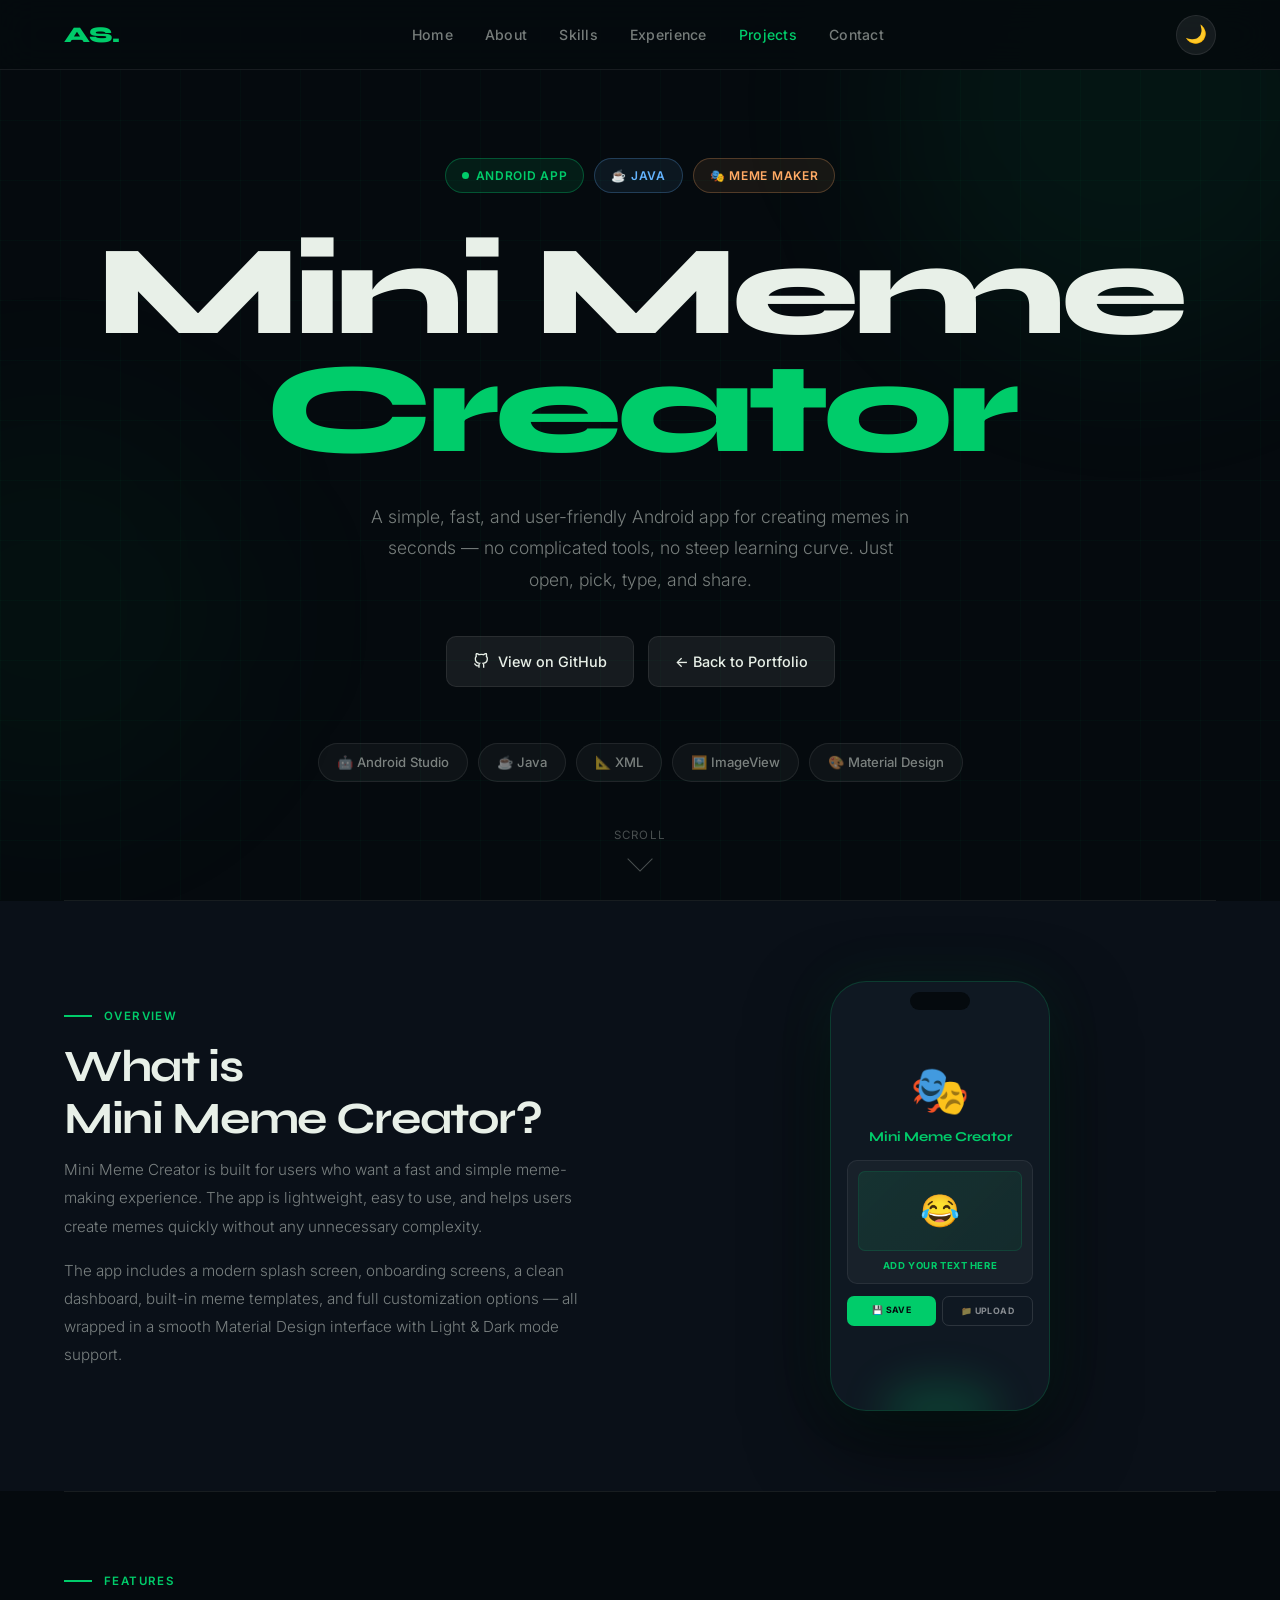
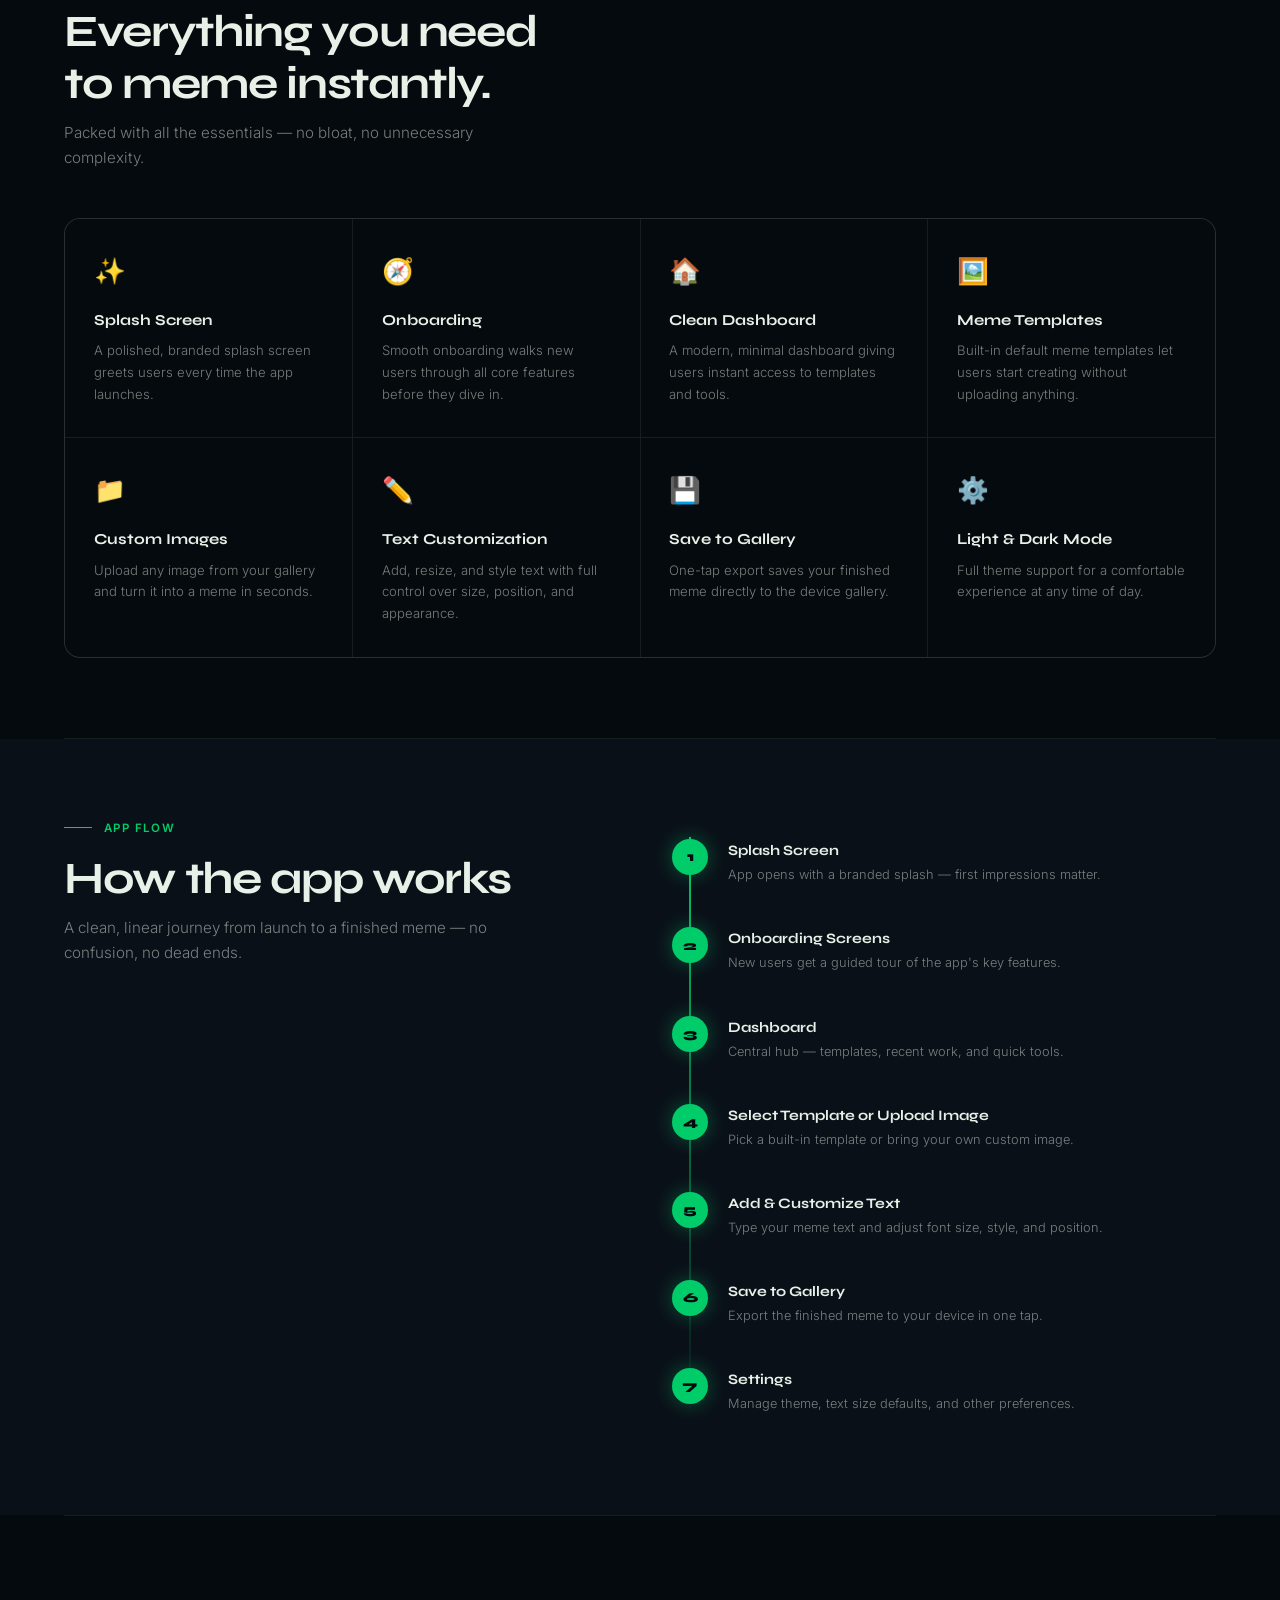
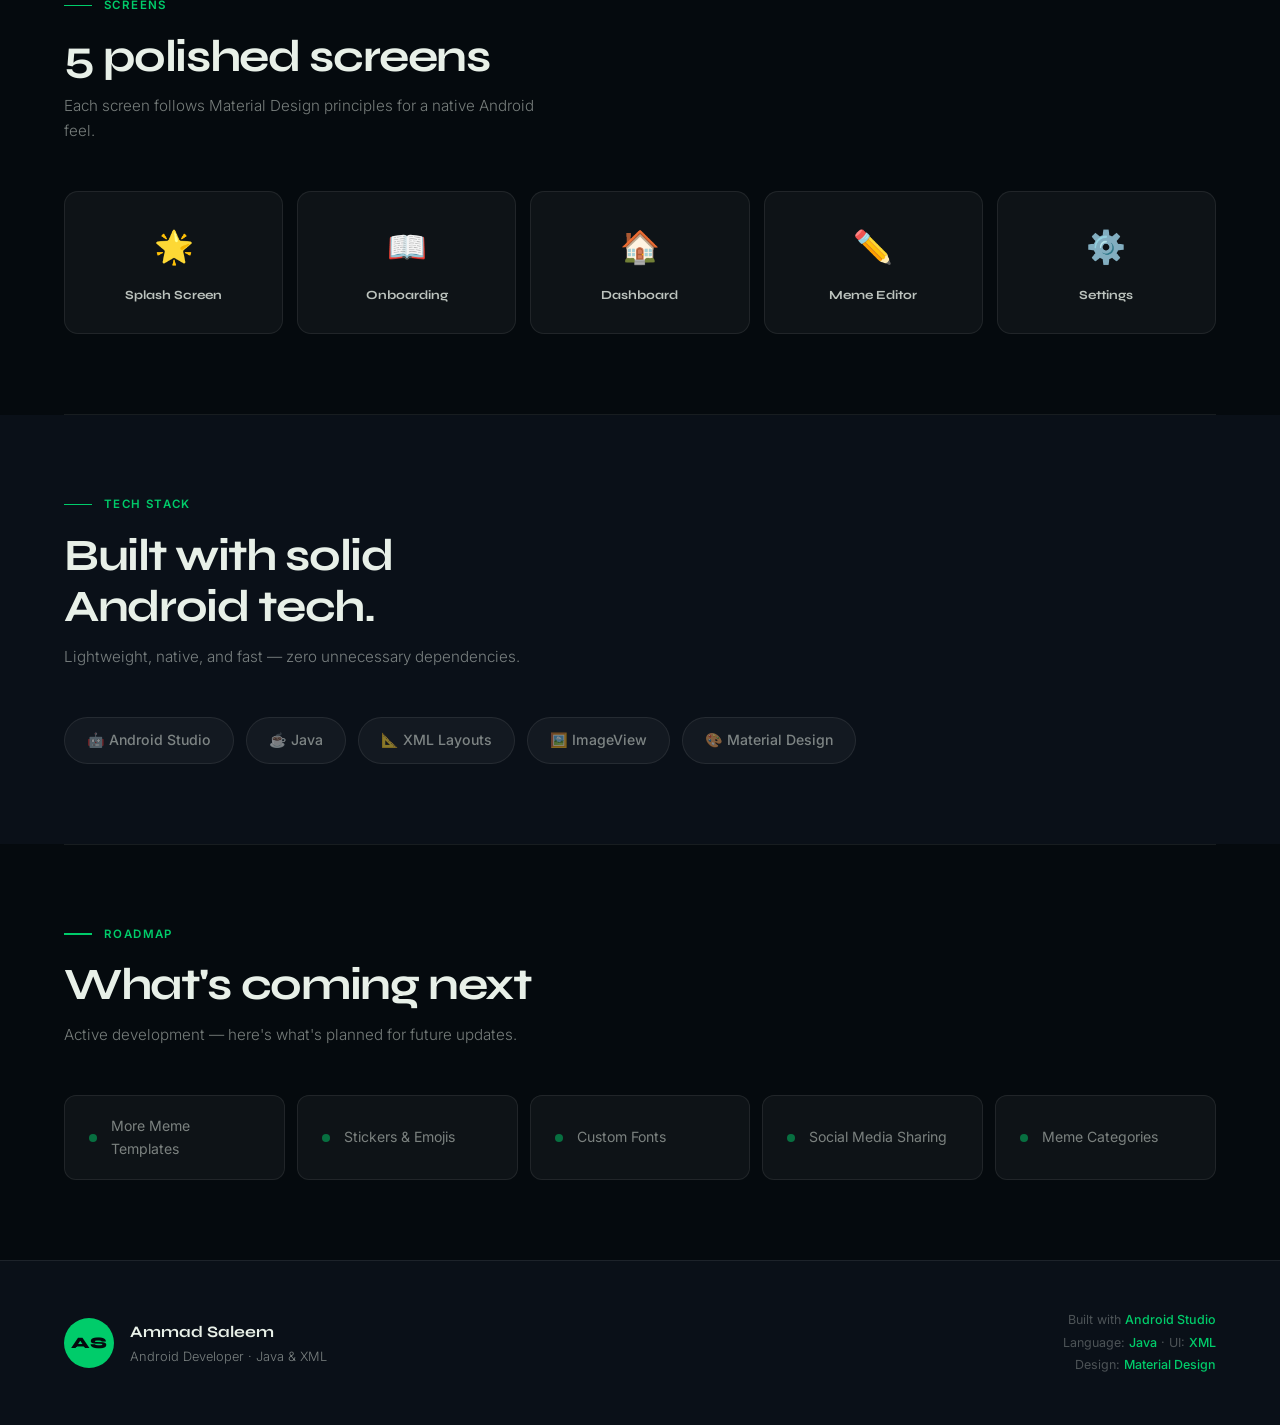
<file: minimemecreator.html>
<!DOCTYPE html>
<html lang="en">
<head>
<meta charset="UTF-8">
<meta name="viewport" content="width=device-width, initial-scale=1.0">
<title>Mini Meme Creator | Ammad Saleem</title>
<link href="https://fonts.googleapis.com/css2?family=Syne:wght@400;600;700;800&family=Inter:wght@300;400;500&display=swap" rel="stylesheet">
<style>
*,*::before,*::after{box-sizing:border-box;margin:0;padding:0;}
:root{
  --green:#00cc6a;--green2:#00b85e;
  --green-dim:rgba(0,204,106,0.08);
  --bg:#050a0e;--bg2:#0a1018;--bg3:#0f1822;
  --surface:rgba(255,255,255,0.04);--surface2:rgba(255,255,255,0.07);
  --border:rgba(255,255,255,0.08);--border-green:rgba(0,204,106,0.3);
  --text:#e8f0e8;--text-muted:rgba(232,240,232,0.5);--text-dim:rgba(232,240,232,0.3);
  --orb1:rgba(0,204,106,0.06);--orb2:rgba(0,180,90,0.04);
  --grid:rgba(0,204,106,0.03);
  --nav-bg:rgba(5,10,14,0.9);
  --phone-bg:#0f1822;
  --transition:background 0.4s,color 0.4s,border-color 0.4s;
}
body.light{
  --bg:#f0f4f0;--bg2:#e6ede8;--bg3:#dce6df;
  --surface:rgba(0,0,0,0.04);--surface2:rgba(0,0,0,0.07);
  --border:rgba(0,0,0,0.1);--border-green:rgba(0,150,70,0.3);
  --text:#0a1a0f;--text-muted:rgba(10,26,15,0.55);--text-dim:rgba(10,26,15,0.3);
  --orb1:rgba(0,180,90,0.08);--orb2:rgba(0,150,70,0.05);
  --grid:rgba(0,150,70,0.05);
  --nav-bg:rgba(240,244,240,0.92);
  --phone-bg:#dce6df;
  --green:#008a44;--green2:#007a3c;
  --green-dim:rgba(0,138,68,0.08);
  --border-green:rgba(0,138,68,0.3);
}
html{scroll-behavior:smooth;}
body{font-family:'Inter',sans-serif;background:var(--bg);color:var(--text);overflow-x:hidden;line-height:1.6;transition:background 0.4s,color 0.4s;}

/* GRID BG */
body::before{
  content:'';position:fixed;inset:0;
  background-image:linear-gradient(var(--grid) 1px,transparent 1px),linear-gradient(90deg,var(--grid) 1px,transparent 1px);
  background-size:60px 60px;pointer-events:none;z-index:0;
}

/* ORBS */
.orb{position:fixed;border-radius:50%;filter:blur(80px);pointer-events:none;z-index:0;transition:background 0.4s;}
.orb1{width:500px;height:500px;background:var(--orb1);top:-150px;right:-100px;}
.orb2{width:400px;height:400px;background:var(--orb2);bottom:10%;left:-150px;}

/* NAV */
nav{
  position:fixed;top:0;left:0;right:0;z-index:1000;
  display:flex;justify-content:space-between;align-items:center;
  padding:0 5%;height:70px;
  background:var(--nav-bg);backdrop-filter:blur(20px);
  border-bottom:1px solid var(--border);
  transition:background 0.4s,border-color 0.4s;
}
.nav-logo{font-family:'Syne',sans-serif;font-weight:800;font-size:1.4rem;color:var(--green);letter-spacing:-0.02em;text-decoration:none;}
.nav-links{display:flex;align-items:center;gap:2rem;list-style:none;}
.nav-links a{color:var(--text-muted);text-decoration:none;font-size:0.88rem;font-weight:500;letter-spacing:0.02em;transition:color 0.2s;white-space:nowrap;}
.nav-links a:hover,.nav-links a.active{color:var(--green);}

/* THEME TOGGLE */
.theme-toggle{
  width:40px;height:40px;
  border-radius:50%;
  background:var(--surface2);
  border:1px solid var(--border);
  color:var(--text);
  cursor:pointer;
  display:flex;align-items:center;justify-content:center;
  font-size:1.1rem;
  transition:background 0.3s,border-color 0.3s,transform 0.2s;
  flex-shrink:0;
}
.theme-toggle:hover{background:var(--border-green);border-color:var(--green);transform:rotate(20deg) scale(1.08);}

/* HAMBURGER */
.hamburger{display:none;flex-direction:column;gap:5px;cursor:pointer;padding:6px;z-index:1100;background:none;border:none;}
.hamburger span{display:block;width:24px;height:2px;background:var(--text);border-radius:2px;transition:all 0.3s;}
.hamburger.open span:nth-child(1){transform:translateY(7px) rotate(45deg);}
.hamburger.open span:nth-child(2){opacity:0;}
.hamburger.open span:nth-child(3){transform:translateY(-7px) rotate(-45deg);}

/* MOBILE MENU */
.mobile-menu{
  display:none;position:fixed;top:70px;left:0;right:0;
  background:var(--nav-bg);backdrop-filter:blur(20px);
  border-bottom:1px solid var(--border);z-index:999;
  flex-direction:column;padding:1rem 5%;gap:0;
  transition:background 0.4s;
}
.mobile-menu.open{display:flex;}
.mobile-menu a{color:var(--text-muted);text-decoration:none;font-size:1rem;font-weight:500;padding:1rem 0;border-bottom:1px solid var(--border);transition:color 0.2s;}
.mobile-menu a:last-child{border-bottom:none;}
.mobile-menu a:hover,.mobile-menu a.active-m{color:var(--green);}

/* HERO */
.hero{
  min-height:100vh;display:flex;flex-direction:column;align-items:center;justify-content:center;
  text-align:center;padding:120px 5% 80px;position:relative;z-index:1;
}

/* BADGES */
.badge-row{display:flex;flex-wrap:wrap;justify-content:center;gap:10px;margin-bottom:2.5rem;opacity:0;transform:translateY(20px);animation:fadeUp 0.7s 0.2s forwards;}
.badge{display:inline-flex;align-items:center;gap:7px;padding:7px 16px;border-radius:999px;font-size:0.75rem;font-weight:600;letter-spacing:0.06em;text-transform:uppercase;border:1px solid;}
.badge-android{background:rgba(0,255,136,0.08);border-color:rgba(0,255,136,0.25);color:var(--green);}
.badge-java{background:rgba(100,180,255,0.08);border-color:rgba(100,180,255,0.25);color:#64b4ff;}
.badge-meme{background:rgba(255,170,100,0.08);border-color:rgba(255,170,100,0.25);color:#ffaa64;}
.badge-dot{width:7px;height:7px;border-radius:50%;background:currentColor;animation:blink 2s infinite;}
@keyframes blink{0%,100%{opacity:1;}50%{opacity:0.3;}}

/* HERO TITLE */
.hero-title{font-family:'Syne',sans-serif;font-size:clamp(3.5rem,11vw,8rem);font-weight:800;line-height:0.92;letter-spacing:-0.04em;margin-bottom:2rem;opacity:0;transform:translateY(30px);animation:fadeUp 0.8s 0.4s forwards;}
.hero-title .line1{display:block;color:var(--text);}
.hero-title .line2{display:block;color:var(--green);}

.hero-desc{font-size:clamp(0.9rem,2vw,1.1rem);color:var(--text-muted);max-width:540px;font-weight:300;line-height:1.8;margin-bottom:2.5rem;opacity:0;transform:translateY(20px);animation:fadeUp 0.8s 0.6s forwards;}

.hero-btns{display:flex;flex-wrap:wrap;justify-content:center;gap:14px;margin-bottom:3.5rem;opacity:0;transform:translateY(20px);animation:fadeUp 0.8s 0.8s forwards;}

.btn{display:inline-flex;align-items:center;gap:9px;padding:13px 26px;border-radius:10px;font-family:'Inter',sans-serif;font-size:0.9rem;font-weight:500;text-decoration:none;cursor:pointer;border:none;transition:transform 0.2s,box-shadow 0.2s,background 0.2s;}
.btn:hover{transform:translateY(-2px);}
.btn-dark{background:var(--surface2);color:var(--text);border:1px solid var(--border);}
.btn-dark:hover{background:rgba(255,255,255,0.1);box-shadow:0 8px 30px rgba(0,0,0,0.3);}

/* TECH STRIP */
.tech-strip{display:flex;flex-wrap:wrap;justify-content:center;gap:10px;opacity:0;animation:fadeUp 0.8s 1s forwards;}
.tech-chip{display:inline-flex;align-items:center;gap:8px;background:var(--surface);border:1px solid var(--border);border-radius:999px;padding:8px 18px;font-size:0.82rem;color:var(--text-muted);font-weight:500;transition:border-color 0.2s,color 0.2s;}
.tech-chip:hover{border-color:var(--border-green);color:var(--green);}

/* SCROLL HINT */
.scroll-hint{position:absolute;bottom:2rem;left:50%;transform:translateX(-50%);display:flex;flex-direction:column;align-items:center;gap:6px;color:var(--text-dim);font-size:0.72rem;letter-spacing:0.1em;text-transform:uppercase;animation:fadeIn 1s 1.5s both;}
.scroll-arrow{width:18px;height:18px;border-right:1.5px solid var(--text-dim);border-bottom:1.5px solid var(--text-dim);transform:rotate(45deg);animation:bounce 2s infinite;}
@keyframes bounce{0%,100%{transform:rotate(45deg) translateY(0);}50%{transform:rotate(45deg) translateY(5px);}}

/* SECTIONS */
section{position:relative;z-index:1;padding:5rem 5%;}
.section-label{display:flex;align-items:center;gap:12px;font-size:0.72rem;font-weight:600;letter-spacing:0.12em;text-transform:uppercase;color:var(--green);margin-bottom:1rem;}
.section-label::before{content:'';width:28px;height:1.5px;background:var(--green);}
h2{font-family:'Syne',sans-serif;font-size:clamp(1.8rem,4vw,2.8rem);font-weight:700;letter-spacing:-0.03em;line-height:1.15;margin-bottom:0.75rem;}
.section-sub{color:var(--text-muted);font-size:0.95rem;font-weight:300;max-width:480px;margin-bottom:3rem;}

/* OVERVIEW */
.overview-section{background:var(--bg2);}
.overview-grid{display:grid;grid-template-columns:1fr 1fr;gap:3rem;align-items:center;}
.overview-text p{color:var(--text-muted);font-size:0.95rem;line-height:1.85;font-weight:300;margin-bottom:1rem;}

/* PHONE */
.phone-wrap{display:flex;justify-content:center;align-items:center;}
.phone{width:220px;height:430px;background:var(--phone-bg);border-radius:36px;border:1.5px solid rgba(0,204,106,0.2);position:relative;overflow:hidden;box-shadow:0 0 60px rgba(0,204,106,0.08),0 30px 80px rgba(0,0,0,0.6);animation:floatY 4s ease-in-out infinite;transition:background 0.4s;}
@keyframes floatY{0%,100%{transform:translateY(0);}50%{transform:translateY(-10px);}}
.phone-notch{position:absolute;top:10px;left:50%;transform:translateX(-50%);width:60px;height:18px;background:var(--bg);border-radius:10px;z-index:5;}
.phone-screen{width:100%;height:100%;display:flex;flex-direction:column;align-items:center;justify-content:center;padding:20px 16px;gap:12px;}
.phone-app-icon{font-size:3rem;line-height:1;}
.phone-appname{font-family:'Syne',sans-serif;font-size:0.85rem;font-weight:700;color:var(--green);text-align:center;}
.phone-meme-box{width:100%;background:rgba(255,255,255,0.04);border:1px solid rgba(255,255,255,0.07);border-radius:10px;padding:10px;text-align:center;}
.phone-img{width:100%;height:80px;background:linear-gradient(135deg,rgba(0,255,136,0.08),rgba(0,100,60,0.15));border-radius:7px;display:flex;align-items:center;justify-content:center;font-size:2rem;margin-bottom:7px;border:1px solid rgba(0,255,136,0.1);}
.phone-meme-txt{font-size:0.6rem;font-weight:700;color:var(--green);text-transform:uppercase;letter-spacing:0.06em;}
.phone-row{display:flex;gap:6px;width:100%;}
.phone-pb{flex:1;background:var(--green);color:#050a0e;font-size:0.55rem;font-weight:700;padding:7px 4px;border-radius:7px;text-align:center;text-transform:uppercase;letter-spacing:0.04em;}
.phone-pb.out{background:transparent;border:1px solid rgba(255,255,255,0.12);color:rgba(255,255,255,0.5);}
.phone-glow{position:absolute;bottom:-30px;left:50%;transform:translateX(-50%);width:120px;height:60px;background:rgba(0,255,136,0.15);filter:blur(20px);border-radius:50%;}

/* FEATURES */
.features-section{background:var(--bg);}
.feat-grid{display:grid;grid-template-columns:repeat(auto-fit,minmax(240px,1fr));gap:1px;background:var(--border);border:1px solid var(--border);border-radius:16px;overflow:hidden;}
.feat-card{background:var(--bg);padding:2rem 1.8rem;transition:background 0.25s;position:relative;overflow:hidden;}
.feat-card::before{content:'';position:absolute;inset:0;background:linear-gradient(135deg,var(--green-dim),transparent);opacity:0;transition:opacity 0.3s;}
.feat-card:hover{background:var(--bg3);}
.feat-card:hover::before{opacity:1;}
.feat-icon{font-size:1.6rem;margin-bottom:1rem;display:block;position:relative;z-index:1;}
.feat-title{font-family:'Syne',sans-serif;font-size:0.95rem;font-weight:700;margin-bottom:0.5rem;position:relative;z-index:1;}
.feat-desc{font-size:0.82rem;color:var(--text-muted);line-height:1.65;font-weight:300;position:relative;z-index:1;}

/* FLOW */
.flow-section{background:var(--bg2);}
.flow-wrap{display:grid;grid-template-columns:1fr 1fr;gap:4rem;align-items:start;}
.flow-steps{display:flex;flex-direction:column;gap:0;position:relative;}
.flow-steps::before{content:'';position:absolute;left:17px;top:18px;bottom:18px;width:2px;background:linear-gradient(to bottom,var(--green),transparent);}
.flow-step{display:flex;gap:20px;padding:1.3rem 0;align-items:flex-start;}
.step-num{width:36px;height:36px;min-width:36px;background:var(--green);color:#050a0e;border-radius:50%;display:flex;align-items:center;justify-content:center;font-family:'Syne',sans-serif;font-weight:800;font-size:0.85rem;position:relative;z-index:1;box-shadow:0 0 20px rgba(0,255,136,0.3);}
.step-title{font-family:'Syne',sans-serif;font-size:0.9rem;font-weight:700;margin-bottom:3px;}
.step-desc{font-size:0.8rem;color:var(--text-muted);font-weight:300;line-height:1.6;}

/* SCREENS */
.screens-section{background:var(--bg);}
.screens-grid{display:grid;grid-template-columns:repeat(5,1fr);gap:14px;}
.screen-card{background:var(--surface);border:1px solid var(--border);border-radius:14px;padding:1.8rem 1rem;text-align:center;transition:transform 0.25s,border-color 0.25s,background 0.25s;cursor:default;}
.screen-card:hover{transform:translateY(-6px);border-color:var(--border-green);background:var(--bg3);}
.screen-icon{font-size:2rem;display:block;margin-bottom:0.8rem;}
.screen-name{font-family:'Syne',sans-serif;font-size:0.78rem;font-weight:700;color:rgba(232,240,232,0.8);}

/* TECH */
.tech-section{background:var(--bg2);}
.tech-pills{display:flex;flex-wrap:wrap;gap:12px;}
.tech-pill{display:inline-flex;align-items:center;gap:10px;background:var(--surface);border:1px solid var(--border);border-radius:999px;padding:11px 22px;font-size:0.88rem;font-weight:500;color:var(--text-muted);transition:border-color 0.2s,color 0.2s,transform 0.2s;}
.tech-pill:hover{border-color:var(--border-green);color:var(--green);transform:translateY(-2px);}

/* FUTURE */
.future-section{background:var(--bg);}
.future-list{display:grid;grid-template-columns:repeat(auto-fit,minmax(200px,1fr));gap:12px;}
.future-item{background:var(--surface);border:1px solid var(--border);border-radius:12px;padding:1.2rem 1.5rem;display:flex;align-items:center;gap:14px;font-size:0.88rem;color:var(--text-muted);transition:border-color 0.2s,color 0.2s,background 0.2s;}
.future-item:hover{border-color:var(--border-green);color:var(--text);background:var(--bg3);}
.future-dot{width:8px;height:8px;min-width:8px;border-radius:50%;background:var(--green);opacity:0.5;}

/* FOOTER */
footer{background:var(--bg2);border-top:1px solid var(--border);padding:3rem 5%;display:flex;justify-content:space-between;align-items:center;flex-wrap:wrap;gap:2rem;position:relative;z-index:1;}
.footer-left{display:flex;align-items:center;gap:16px;}
.footer-avatar{width:50px;height:50px;background:var(--green);border-radius:50%;display:flex;align-items:center;justify-content:center;font-family:'Syne',sans-serif;font-weight:800;font-size:1rem;color:#050a0e;flex-shrink:0;}
.footer-name{font-family:'Syne',sans-serif;font-weight:700;font-size:1rem;margin-bottom:3px;}
.footer-role{font-size:0.8rem;color:var(--text-muted);font-weight:300;}
.footer-right{font-size:0.78rem;color:var(--text-dim);text-align:right;line-height:1.8;}
.footer-right strong{color:var(--green);font-weight:500;}

.divider{height:1px;background:var(--border);margin:0 5%;position:relative;z-index:1;}

/* ANIMATIONS */
@keyframes fadeUp{to{opacity:1;transform:translateY(0);}}
@keyframes fadeIn{to{opacity:1;}}
.reveal{opacity:0;transform:translateY(28px);transition:opacity 0.65s ease,transform 0.65s ease;}
.reveal.visible{opacity:1;transform:translateY(0);}
.d1{transition-delay:0.1s;}.d2{transition-delay:0.2s;}.d3{transition-delay:0.3s;}.d4{transition-delay:0.4s;}

/* RESPONSIVE */
@media(max-width:900px){
  .nav-links{display:none;}
  .hamburger{display:flex;}
  .overview-grid,.flow-wrap{grid-template-columns:1fr;}
  .phone-wrap{order:-1;}
  .screens-grid{grid-template-columns:repeat(3,1fr);}
}
@media(max-width:600px){
  .hero{padding:100px 5% 60px;}
  .hero-title{font-size:clamp(2.8rem,13vw,5rem);}
  .screens-grid{grid-template-columns:repeat(2,1fr);}
  .feat-grid{grid-template-columns:1fr;}
  footer{flex-direction:column;align-items:flex-start;}
  .footer-right{text-align:left;}
  .phone{width:180px;height:360px;}
  section{padding:3.5rem 5%;}
}
@media(max-width:380px){
  .hero-title{font-size:2.5rem;}
  .badge-row{gap:7px;}
  .badge{font-size:0.68rem;padding:6px 12px;}
}
</style>
</head>
<body>

<div class="orb orb1"></div>
<div class="orb orb2"></div>

<!-- NAV -->
<nav>
  <a href="#" class="nav-logo">AS.</a>
  <ul class="nav-links">
  <li><a href="index.html#home">Home</a></li>
  <li><a href="index.html#about">About</a></li>
  <li><a href="index.html#skills">Skills</a></li>
  <li><a href="index.html#experience">Experience</a></li>
  <li><a href="index.html#projects" class="active">Projects</a></li>
  <li><a href="index.html#contact">Contact</a></li>
</ul>
  <div style="display:flex;align-items:center;gap:10px;">
    <button class="theme-toggle" id="themeBtn" onclick="toggleTheme()" title="Toggle theme">🌙</button>
    <button class="hamburger" id="hamburger" onclick="toggleMenu()" aria-label="Menu">
      <span></span><span></span><span></span>
    </button>
  </div>
</nav>

<!-- MOBILE MENU -->
<div class="mobile-menu" id="mobileMenu">
  <a href="index.html#home" onclick="closeMenu()">Home</a>
  <a href="index.html#about" onclick="closeMenu()">About</a>
  <a href="index.html#skills" onclick="closeMenu()">Skills</a>
  <a href="index.html#experience" onclick="closeMenu()">Experience</a>
  <a href="index.html#projects" onclick="closeMenu()" class="active-m">Projects</a>
  <a href="index.html#contact" onclick="closeMenu()">Contact</a>
</div>

<!-- HERO -->
<section class="hero">
  <div class="badge-row">
    <span class="badge badge-android"><span class="badge-dot"></span>Android App</span>
    <span class="badge badge-java">☕ Java</span>
    <span class="badge badge-meme">🎭 Meme Maker</span>
  </div>

  <h1 class="hero-title">
    <span class="line1">Mini Meme</span>
    <span class="line2">Creator</span>
  </h1>

  <p class="hero-desc">
    A simple, fast, and user-friendly Android app for creating memes in seconds — no complicated tools, no steep learning curve. Just open, pick, type, and share.
  </p>

  <div class="hero-btns">
    <a href="https://github.com/ammad252" class="btn btn-dark">
      <svg width="16" height="16" fill="none" stroke="currentColor" stroke-width="2" viewBox="0 0 24 24"><path d="M9 19c-5 1.5-5-2.5-7-3m14 6v-3.87a3.37 3.37 0 0 0-.94-2.61c3.14-.35 6.44-1.54 6.44-7A5.44 5.44 0 0 0 20 4.77 5.07 5.07 0 0 0 19.91 1S18.73.65 16 2.48a13.38 13.38 0 0 0-7 0C6.27.65 5.09 1 5.09 1A5.07 5.07 0 0 0 5 4.77a5.44 5.44 0 0 0-1.5 3.78c0 5.42 3.3 6.61 6.44 7A3.37 3.37 0 0 0 9 18.13V22"/></svg>
      View on GitHub
    </a>
    <a href="index.html" class="btn btn-dark">← Back to Portfolio</a>
  </div>

  <div class="tech-strip">
    <div class="tech-chip">🤖 Android Studio</div>
    <div class="tech-chip">☕ Java</div>
    <div class="tech-chip">📐 XML</div>
    <div class="tech-chip">🖼️ ImageView</div>
    <div class="tech-chip">🎨 Material Design</div>
  </div>

  <div class="scroll-hint">
    <span>Scroll</span>
    <div class="scroll-arrow"></div>
  </div>
</section>

<div class="divider"></div>

<!-- OVERVIEW -->
<section class="overview-section" id="overview">
  <div class="overview-grid">
    <div class="overview-text">
      <div class="section-label reveal">Overview</div>
      <h2 class="reveal d1">What is<br>Mini Meme Creator?</h2>
      <p class="reveal d2">Mini Meme Creator is built for users who want a fast and simple meme-making experience. The app is lightweight, easy to use, and helps users create memes quickly without any unnecessary complexity.</p>
      <p class="reveal d3">The app includes a modern splash screen, onboarding screens, a clean dashboard, built-in meme templates, and full customization options — all wrapped in a smooth Material Design interface with Light &amp; Dark mode support.</p>
    </div>
    <div class="phone-wrap reveal d2">
      <div class="phone">
        <div class="phone-notch"></div>
        <div class="phone-screen">
          <div class="phone-app-icon">🎭</div>
          <div class="phone-appname">Mini Meme Creator</div>
          <div class="phone-meme-box">
            <div class="phone-img">😂</div>
            <div class="phone-meme-txt">Add your text here</div>
          </div>
          <div class="phone-row">
            <div class="phone-pb">💾 Save</div>
            <div class="phone-pb out">📁 Upload</div>
          </div>
        </div>
        <div class="phone-glow"></div>
      </div>
    </div>
  </div>
</section>

<div class="divider"></div>

<!-- FEATURES -->
<section class="features-section" id="features">
  <div class="section-label reveal">Features</div>
  <h2 class="reveal d1">Everything you need<br>to meme instantly.</h2>
  <p class="section-sub reveal d2">Packed with all the essentials — no bloat, no unnecessary complexity.</p>
  <div class="feat-grid reveal d3">
    <div class="feat-card"><span class="feat-icon">✨</span><div class="feat-title">Splash Screen</div><div class="feat-desc">A polished, branded splash screen greets users every time the app launches.</div></div>
    <div class="feat-card"><span class="feat-icon">🧭</span><div class="feat-title">Onboarding</div><div class="feat-desc">Smooth onboarding walks new users through all core features before they dive in.</div></div>
    <div class="feat-card"><span class="feat-icon">🏠</span><div class="feat-title">Clean Dashboard</div><div class="feat-desc">A modern, minimal dashboard giving users instant access to templates and tools.</div></div>
    <div class="feat-card"><span class="feat-icon">🖼️</span><div class="feat-title">Meme Templates</div><div class="feat-desc">Built-in default meme templates let users start creating without uploading anything.</div></div>
    <div class="feat-card"><span class="feat-icon">📁</span><div class="feat-title">Custom Images</div><div class="feat-desc">Upload any image from your gallery and turn it into a meme in seconds.</div></div>
    <div class="feat-card"><span class="feat-icon">✏️</span><div class="feat-title">Text Customization</div><div class="feat-desc">Add, resize, and style text with full control over size, position, and appearance.</div></div>
    <div class="feat-card"><span class="feat-icon">💾</span><div class="feat-title">Save to Gallery</div><div class="feat-desc">One-tap export saves your finished meme directly to the device gallery.</div></div>
    <div class="feat-card"><span class="feat-icon">⚙️</span><div class="feat-title">Light &amp; Dark Mode</div><div class="feat-desc">Full theme support for a comfortable experience at any time of day.</div></div>
  </div>
</section>

<div class="divider"></div>

<!-- APP FLOW -->
<section class="flow-section" id="flow">
  <div class="flow-wrap">
    <div>
      <div class="section-label reveal">App Flow</div>
      <h2 class="reveal d1">How the app works</h2>
      <p class="section-sub reveal d2">A clean, linear journey from launch to a finished meme — no confusion, no dead ends.</p>
    </div>
    <div class="flow-steps">
      <div class="flow-step reveal"><div class="step-num">1</div><div><div class="step-title">Splash Screen</div><div class="step-desc">App opens with a branded splash — first impressions matter.</div></div></div>
      <div class="flow-step reveal d1"><div class="step-num">2</div><div><div class="step-title">Onboarding Screens</div><div class="step-desc">New users get a guided tour of the app's key features.</div></div></div>
      <div class="flow-step reveal d2"><div class="step-num">3</div><div><div class="step-title">Dashboard</div><div class="step-desc">Central hub — templates, recent work, and quick tools.</div></div></div>
      <div class="flow-step reveal d1"><div class="step-num">4</div><div><div class="step-title">Select Template or Upload Image</div><div class="step-desc">Pick a built-in template or bring your own custom image.</div></div></div>
      <div class="flow-step reveal d2"><div class="step-num">5</div><div><div class="step-title">Add &amp; Customize Text</div><div class="step-desc">Type your meme text and adjust font size, style, and position.</div></div></div>
      <div class="flow-step reveal d3"><div class="step-num">6</div><div><div class="step-title">Save to Gallery</div><div class="step-desc">Export the finished meme to your device in one tap.</div></div></div>
      <div class="flow-step reveal d2"><div class="step-num">7</div><div><div class="step-title">Settings</div><div class="step-desc">Manage theme, text size defaults, and other preferences.</div></div></div>
    </div>
  </div>
</section>

<div class="divider"></div>

<!-- SCREENS -->
<section class="screens-section" id="screens">
  <div class="section-label reveal">Screens</div>
  <h2 class="reveal d1">5 polished screens</h2>
  <p class="section-sub reveal d2">Each screen follows Material Design principles for a native Android feel.</p>
  <div class="screens-grid reveal d3">
    <div class="screen-card"><span class="screen-icon">🌟</span><div class="screen-name">Splash Screen</div></div>
    <div class="screen-card"><span class="screen-icon">📖</span><div class="screen-name">Onboarding</div></div>
    <div class="screen-card"><span class="screen-icon">🏠</span><div class="screen-name">Dashboard</div></div>
    <div class="screen-card"><span class="screen-icon">✏️</span><div class="screen-name">Meme Editor</div></div>
    <div class="screen-card"><span class="screen-icon">⚙️</span><div class="screen-name">Settings</div></div>
  </div>
</section>

<div class="divider"></div>

<!-- TECH STACK -->
<section class="tech-section" id="tech">
  <div class="section-label reveal">Tech Stack</div>
  <h2 class="reveal d1">Built with solid<br>Android tech.</h2>
  <p class="section-sub reveal d2">Lightweight, native, and fast — zero unnecessary dependencies.</p>
  <div class="tech-pills reveal d3">
    <div class="tech-pill">🤖 Android Studio</div>
    <div class="tech-pill">☕ Java</div>
    <div class="tech-pill">📐 XML Layouts</div>
    <div class="tech-pill">🖼️ ImageView</div>
    <div class="tech-pill">🎨 Material Design</div>
  </div>
</section>

<div class="divider"></div>

<!-- FUTURE -->
<section class="future-section" id="future">
  <div class="section-label reveal">Roadmap</div>
  <h2 class="reveal d1">What's coming next</h2>
  <p class="section-sub reveal d2">Active development — here's what's planned for future updates.</p>
  <div class="future-list reveal d3">
    <div class="future-item"><div class="future-dot"></div>More Meme Templates</div>
    <div class="future-item"><div class="future-dot"></div>Stickers &amp; Emojis</div>
    <div class="future-item"><div class="future-dot"></div>Custom Fonts</div>
    <div class="future-item"><div class="future-dot"></div>Social Media Sharing</div>
    <div class="future-item"><div class="future-dot"></div>Meme Categories</div>
  </div>
</section>

<!-- FOOTER -->
<footer>
  <div class="footer-left">
    <div class="footer-avatar">AS</div>
    <div>
      <div class="footer-name">Ammad Saleem</div>
      <div class="footer-role">Android Developer · Java &amp; XML</div>
    </div>
  </div>
  <div class="footer-right">
    Built with <strong>Android Studio</strong><br>
    Language: <strong>Java</strong> · UI: <strong>XML</strong><br>
    Design: <strong>Material Design</strong>
  </div>
</footer>

<script>
function toggleTheme(){
  const body=document.body;
  const btn=document.getElementById('themeBtn');
  body.classList.toggle('light');
  const isLight=body.classList.contains('light');
  btn.textContent=isLight?'☀️':'🌙';
  localStorage.setItem('theme',isLight?'light':'dark');
}

// Restore saved theme
(function(){
  const saved=localStorage.getItem('theme');
  if(saved==='light'){
    document.body.classList.add('light');
    const btn=document.getElementById('themeBtn');
    if(btn)btn.textContent='☀️';
  }
})();

function toggleMenu(){
  const h=document.getElementById('hamburger');
  const m=document.getElementById('mobileMenu');
  h.classList.toggle('open');
  m.classList.toggle('open');
}
function closeMenu(){
  document.getElementById('hamburger').classList.remove('open');
  document.getElementById('mobileMenu').classList.remove('open');
}

const io=new IntersectionObserver((entries)=>{
  entries.forEach(e=>{if(e.isIntersecting)e.target.classList.add('visible');});
},{threshold:0.12});
document.querySelectorAll('.reveal').forEach(el=>io.observe(el));
</script>
</body>
</html>
</file>
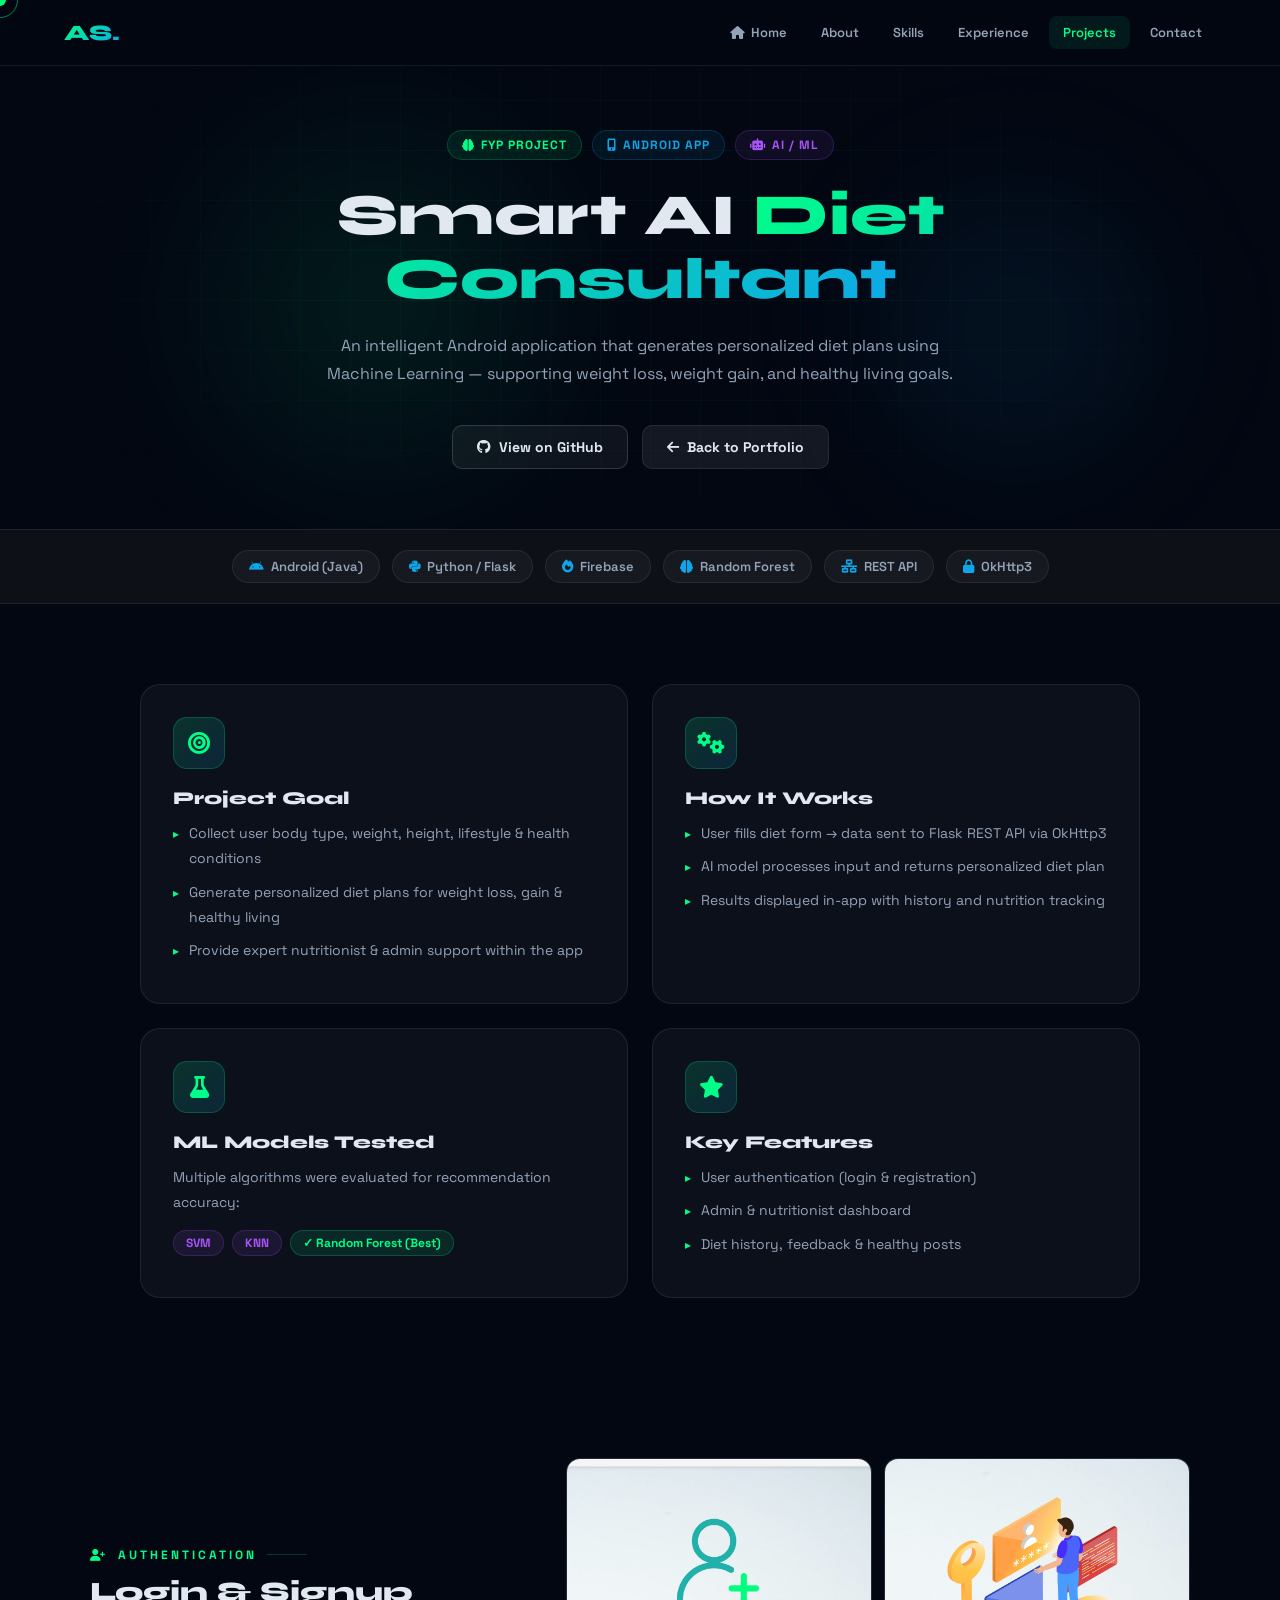
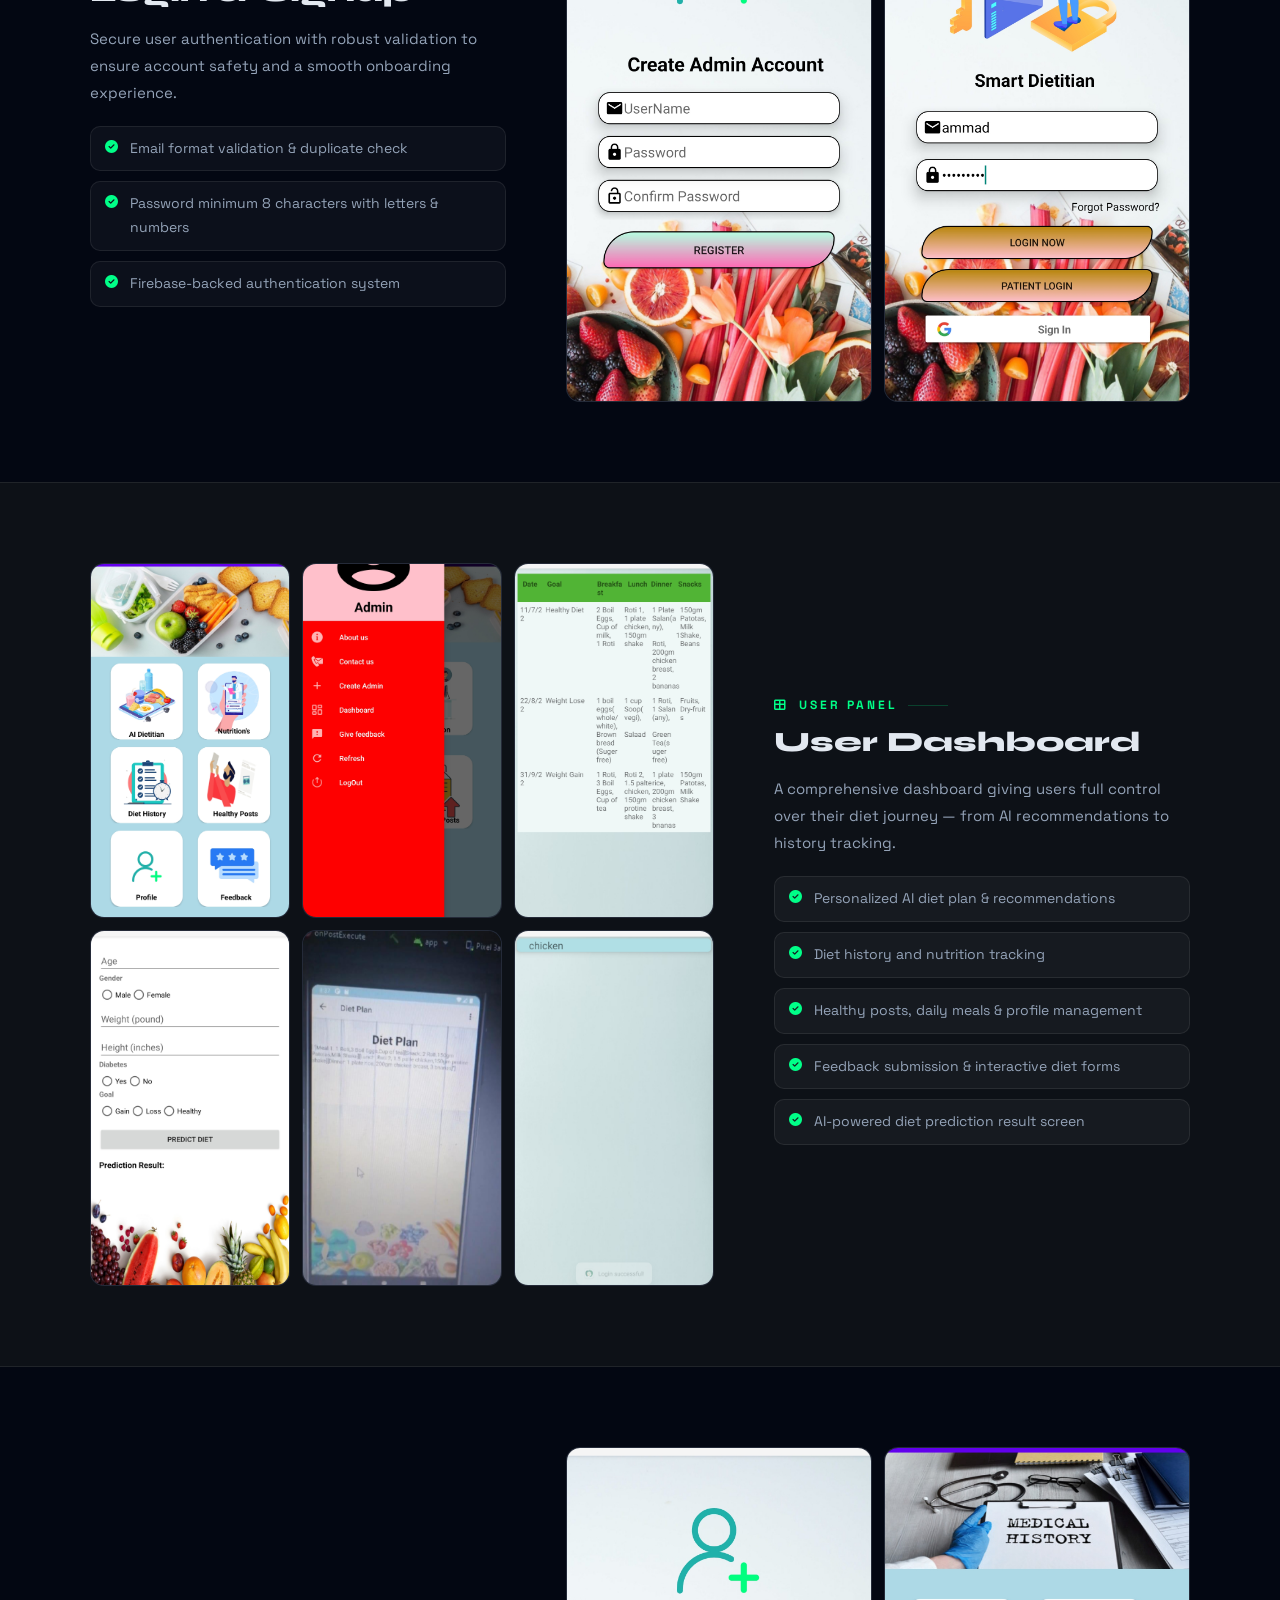
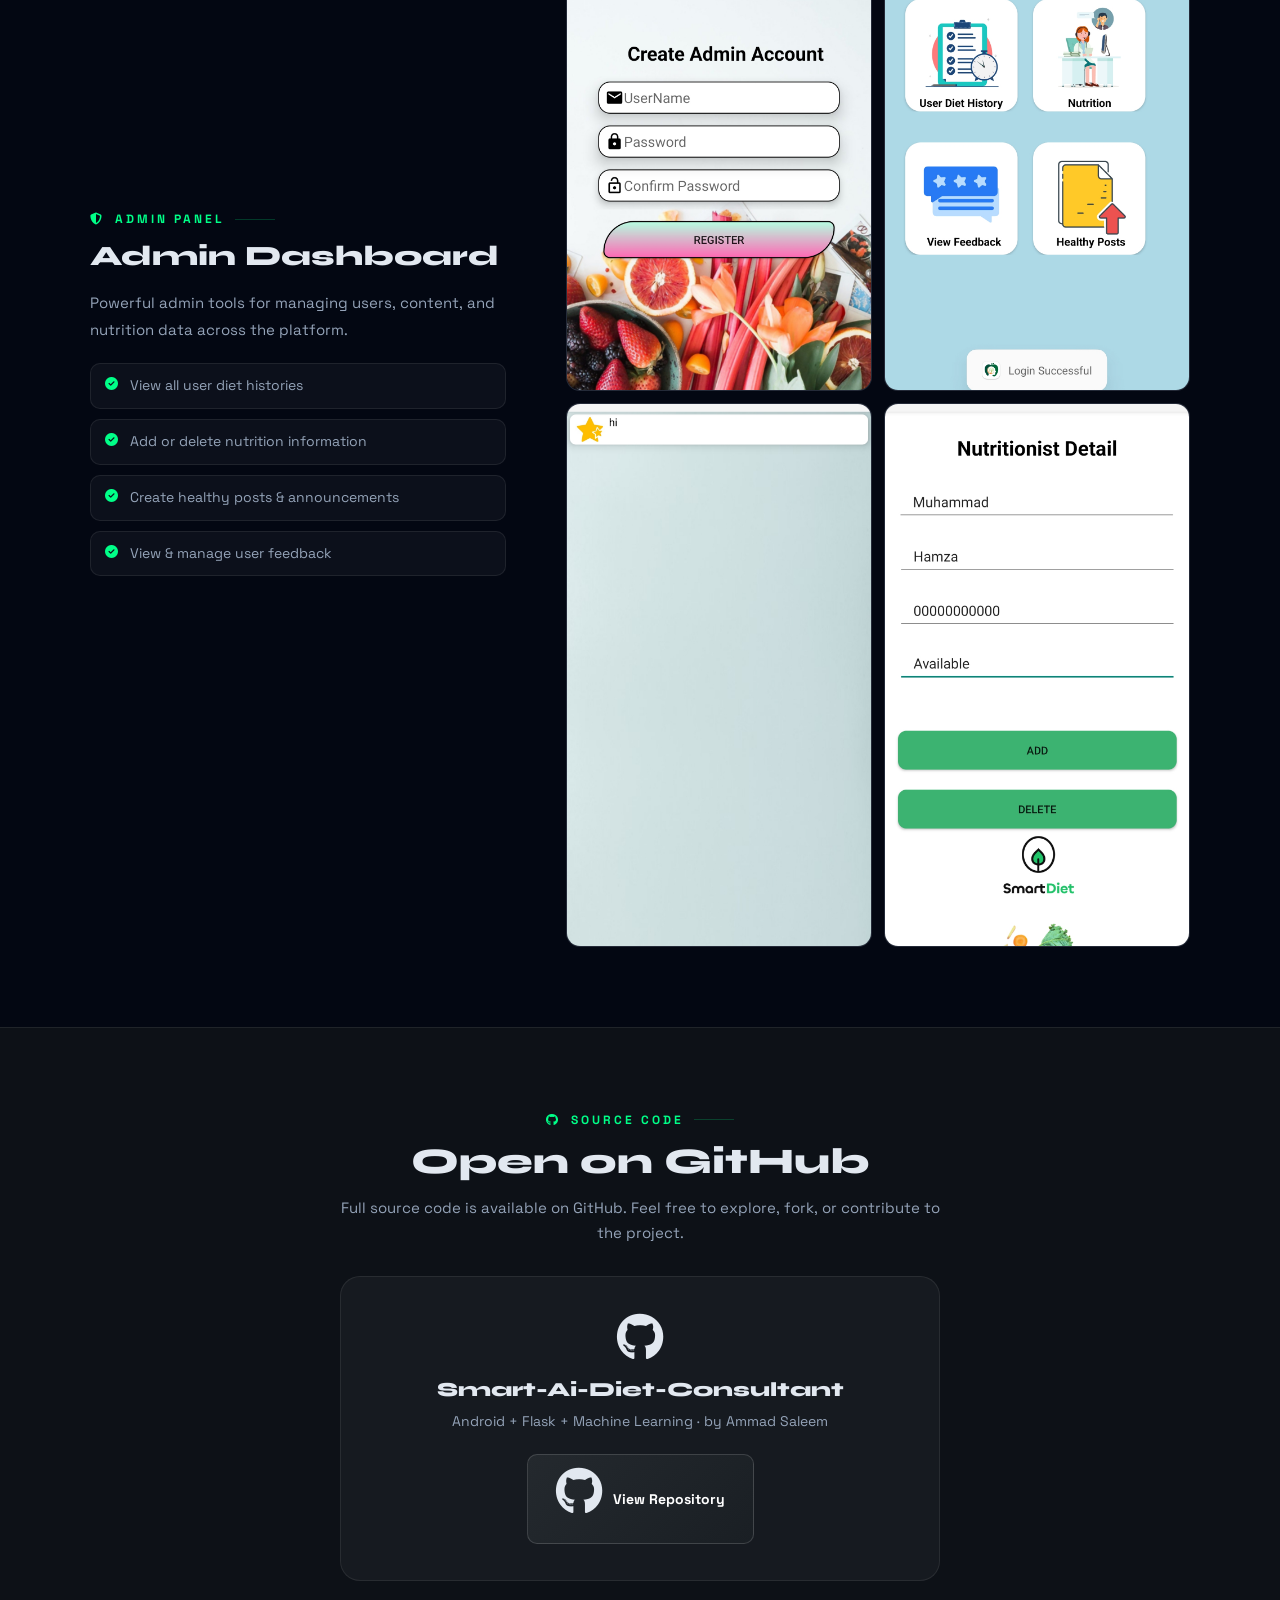
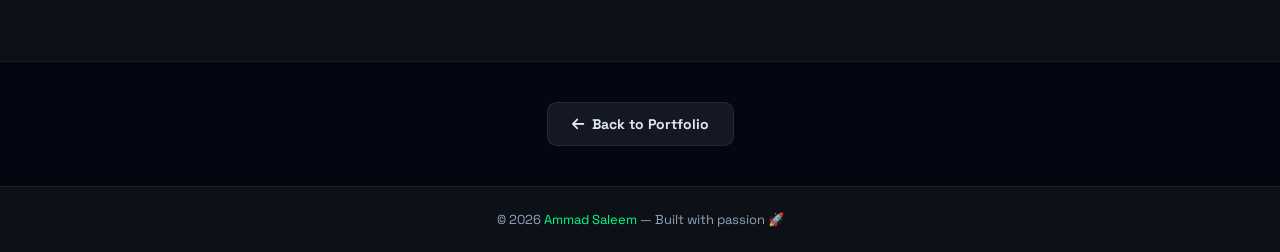
<file: project.html>
<!DOCTYPE html>
<html lang="en" data-theme="dark">
<head>
<meta charset="UTF-8">
<meta name="viewport" content="width=device-width, initial-scale=1.0">
<title>Smart AI Diet Consultant | Ammad Saleem</title>
<link rel="stylesheet" href="https://cdnjs.cloudflare.com/ajax/libs/font-awesome/6.5.0/css/all.min.css">
<link href="https://fonts.googleapis.com/css2?family=Space+Grotesk:wght@300;400;600;700&family=Syne:wght@700;800&display=swap" rel="stylesheet">
<style>
:root {
    --bg: #030712;
    --bg2: #0d1117;
    --bg3: #111827;
    --card: rgba(255,255,255,0.04);
    --card2: rgba(255,255,255,0.07);
    --border: rgba(255,255,255,0.08);
    --text: #e2e8f0;
    --text2: #94a3b8;
    --accent: #00ff88;
    --accent2: #0ea5e9;
    --accent3: #a855f7;
    --glow: 0 0 30px rgba(0,255,136,0.25);
    --glow2: 0 0 30px rgba(14,165,233,0.25);
}

* { margin: 0; padding: 0; box-sizing: border-box; }
html { scroll-behavior: smooth; }
body {
    background: var(--bg);
    color: var(--text);
    font-family: 'Space Grotesk', sans-serif;
    overflow-x: hidden;
}

/* ===== CUSTOM CURSOR ===== */
.cursor { width: 12px; height: 12px; background: var(--accent); border-radius: 50%; position: fixed; pointer-events: none; z-index: 9999; mix-blend-mode: difference; }
.cursor-ring { width: 36px; height: 36px; border: 1.5px solid var(--accent); border-radius: 50%; position: fixed; pointer-events: none; z-index: 9998; transition: all 0.25s ease; opacity: 0.5; }

/* ===== NAVBAR ===== */
nav {
    position: fixed; top: 0; width: 100%;
    background: rgba(3,7,18,0.9);
    backdrop-filter: blur(20px);
    border-bottom: 1px solid var(--border);
    z-index: 1000;
}
.nav-container {
    max-width: 1200px; margin: auto;
    display: flex; justify-content: space-between;
    align-items: center; padding: 16px 24px;
}
.logo {
    font-family: 'Syne', sans-serif; font-size: 22px; font-weight: 800;
    background: linear-gradient(135deg, var(--accent), var(--accent2));
    -webkit-background-clip: text; -webkit-text-fill-color: transparent; background-clip: text;
}
nav ul { list-style: none; display: flex; gap: 6px; }
nav ul li a {
    display: flex; align-items: center; gap: 6px;
    text-decoration: none; color: var(--text2);
    font-weight: 600; font-size: 13px;
    padding: 8px 14px; border-radius: 8px; transition: all 0.3s;
}
nav ul li a:hover, nav ul li a.active { color: var(--accent); background: rgba(0,255,136,0.08); }
.hamburger { display: none; font-size: 22px; color: var(--text); cursor: pointer; }

/* ===== HERO BANNER ===== */
.project-hero {
    min-height: 52vh;
    display: flex; align-items: center; justify-content: center;
    position: relative; overflow: hidden;
    padding: 130px 24px 60px;
    background: var(--bg);
}
.hero-grid-bg {
    position: absolute; inset: 0;
    background-image:
        linear-gradient(rgba(0,255,136,0.04) 1px, transparent 1px),
        linear-gradient(90deg, rgba(0,255,136,0.04) 1px, transparent 1px);
    background-size: 50px 50px;
    mask-image: radial-gradient(ellipse at center, black 30%, transparent 80%);
}
.hero-glow-1 {
    position: absolute; top: 10%; left: 10%;
    width: 500px; height: 500px;
    background: radial-gradient(circle, rgba(0,255,136,0.1) 0%, transparent 70%);
    border-radius: 50%; filter: blur(60px);
    animation: floatGlow 7s ease-in-out infinite;
}
.hero-glow-2 {
    position: absolute; bottom: 0; right: 5%;
    width: 400px; height: 400px;
    background: radial-gradient(circle, rgba(14,165,233,0.1) 0%, transparent 70%);
    border-radius: 50%; filter: blur(60px);
    animation: floatGlow 9s ease-in-out infinite reverse;
}
@keyframes floatGlow { 0%,100% { transform: translate(0,0); } 50% { transform: translate(20px,-20px); } }

.hero-content {
    position: relative; z-index: 1; text-align: center;
    max-width: 800px;
}
.hero-badge-row {
    display: flex; justify-content: center; gap: 10px;
    flex-wrap: wrap; margin-bottom: 24px;
}
.hero-chip {
    display: inline-flex; align-items: center; gap: 6px;
    background: rgba(0,255,136,0.08);
    border: 1px solid rgba(0,255,136,0.2);
    color: var(--accent); font-size: 12px; font-weight: 700;
    letter-spacing: 1px; padding: 6px 14px; border-radius: 20px;
    text-transform: uppercase;
}
.hero-chip.blue {
    background: rgba(14,165,233,0.08);
    border-color: rgba(14,165,233,0.2);
    color: var(--accent2);
}
.hero-chip.purple {
    background: rgba(168,85,247,0.08);
    border-color: rgba(168,85,247,0.2);
    color: var(--accent3);
}
.hero-title {
    font-family: 'Syne', sans-serif;
    font-size: clamp(32px, 5vw, 58px);
    font-weight: 800; line-height: 1.1;
    margin-bottom: 20px;
}
.hero-title span {
    background: linear-gradient(135deg, var(--accent), var(--accent2));
    -webkit-background-clip: text; -webkit-text-fill-color: transparent; background-clip: text;
}
.hero-subtitle {
    color: var(--text2); font-size: 16px; line-height: 1.8;
    max-width: 640px; margin: 0 auto 36px;
}
.hero-actions { display: flex; justify-content: center; gap: 14px; flex-wrap: wrap; }
.btn {
    display: inline-flex; align-items: center; gap: 8px;
    padding: 12px 24px; border-radius: 10px;
    font-weight: 700; font-size: 14px;
    text-decoration: none; transition: all 0.3s;
    position: relative; overflow: hidden;
}
.btn::before { content: ''; position: absolute; top: 0; left: -100%; width: 100%; height: 100%; background: rgba(255,255,255,0.08); transition: left 0.3s; }
.btn:hover::before { left: 0; }
.btn-primary { background: linear-gradient(135deg, var(--accent), #00cc6a); color: #000; box-shadow: var(--glow); }
.btn-secondary { background: var(--card2); border: 1px solid var(--border); color: var(--text); }
.btn-github { background: rgba(255,255,255,0.05); border: 1px solid rgba(255,255,255,0.15); color: var(--text); }
.btn-github:hover { border-color: #fff; color: #fff; box-shadow: 0 0 20px rgba(255,255,255,0.1); }
.btn:hover { transform: translateY(-3px); }

/* ===== TECH STACK STRIP ===== */
.tech-strip {
    background: var(--bg2);
    border-top: 1px solid var(--border);
    border-bottom: 1px solid var(--border);
    padding: 20px 24px;
}
.tech-strip-inner {
    max-width: 900px; margin: auto;
    display: flex; align-items: center;
    justify-content: center; gap: 12px; flex-wrap: wrap;
}
.tech-pill {
    display: inline-flex; align-items: center; gap: 7px;
    background: var(--card); border: 1px solid var(--border);
    border-radius: 20px; padding: 7px 16px;
    font-size: 13px; font-weight: 600; color: var(--text2);
    transition: all 0.3s;
}
.tech-pill i { color: var(--accent2); }
.tech-pill:hover { border-color: var(--accent); color: var(--accent); transform: translateY(-2px); }

/* ===== SUMMARY SECTION ===== */
.summary-section {
    padding: 80px 24px;
    background: var(--bg);
}
.summary-inner {
    max-width: 1000px; margin: auto;
    display: grid; grid-template-columns: 1fr 1fr;
    gap: 24px;
}
.summary-card {
    background: var(--card);
    border: 1px solid var(--border);
    border-radius: 20px; padding: 32px;
    position: relative; overflow: hidden;
    transition: all 0.3s;
}
.summary-card::before {
    content: '';
    position: absolute; top: 0; left: 0; right: 0; height: 2px;
    background: linear-gradient(135deg, var(--accent), var(--accent2));
    transform: scaleX(0); transform-origin: left; transition: transform 0.4s;
}
.summary-card:hover::before { transform: scaleX(1); }
.summary-card:hover { border-color: rgba(0,255,136,0.25); transform: translateY(-4px); box-shadow: 0 16px 40px rgba(0,0,0,0.3); }
.summary-card.full { grid-column: 1 / -1; }
.card-icon {
    width: 52px; height: 52px; border-radius: 14px;
    background: linear-gradient(135deg, rgba(0,255,136,0.15), rgba(14,165,233,0.15));
    border: 1px solid rgba(0,255,136,0.2);
    display: flex; align-items: center; justify-content: center;
    font-size: 22px; color: var(--accent); margin-bottom: 18px;
}
.summary-card h3 {
    font-family: 'Syne', sans-serif;
    font-size: 18px; font-weight: 800; margin-bottom: 12px;
}
.summary-card p, .summary-card li {
    color: var(--text2); font-size: 14px; line-height: 1.8;
}
.summary-card ul { padding-left: 0; list-style: none; }
.summary-card ul li {
    display: flex; align-items: flex-start; gap: 10px; margin-bottom: 8px;
}
.summary-card ul li::before {
    content: '▸';
    color: var(--accent); font-size: 12px; margin-top: 3px; flex-shrink: 0;
}
.ml-badges { display: flex; flex-wrap: wrap; gap: 8px; margin-top: 14px; }
.ml-badge {
    background: rgba(168,85,247,0.1); color: var(--accent3);
    border: 1px solid rgba(168,85,247,0.2);
    font-size: 12px; font-weight: 700; padding: 4px 12px; border-radius: 20px;
}
.ml-badge.best {
    background: rgba(0,255,136,0.1); color: var(--accent);
    border-color: rgba(0,255,136,0.2);
}

/* ===== SECTION DIVIDER ===== */
.sec-label {
    display: inline-flex; align-items: center; gap: 10px;
    font-size: 12px; font-weight: 700; letter-spacing: 3px;
    text-transform: uppercase; color: var(--accent); margin-bottom: 12px;
}
.sec-label::after { content: ''; flex: 1; height: 1px; background: rgba(0,255,136,0.2); min-width: 40px; }
.sec-title {
    font-family: 'Syne', sans-serif;
    font-size: 36px; font-weight: 800; margin-bottom: 8px;
}

/* ===== FEATURE SECTIONS ===== */
.feature-section {
    padding: 80px 24px;
}
.feature-section:nth-child(even) { background: var(--bg2); border-top: 1px solid var(--border); border-bottom: 1px solid var(--border); }
.feature-section:nth-child(odd) { background: var(--bg); }

.feature-inner {
    max-width: 1100px; margin: auto;
    display: grid; grid-template-columns: 1fr 1.5fr;
    gap: 60px; align-items: center;
}
.feature-inner.reverse { grid-template-columns: 1.5fr 1fr; }
.feature-inner.reverse .feature-text { order: 2; }
.feature-inner.reverse .feature-images { order: 1; }

.feature-text h3 {
    font-family: 'Syne', sans-serif;
    font-size: 28px; font-weight: 800; margin-bottom: 16px;
}
.feature-text p { color: var(--text2); font-size: 15px; line-height: 1.8; margin-bottom: 20px; }
.feature-list { list-style: none; padding: 0; }
.feature-list li {
    display: flex; align-items: flex-start; gap: 12px;
    color: var(--text2); font-size: 14px; line-height: 1.7;
    margin-bottom: 10px; padding: 10px 14px;
    background: var(--card); border: 1px solid var(--border);
    border-radius: 10px; transition: all 0.3s;
}
.feature-list li:hover { border-color: rgba(0,255,136,0.25); color: var(--text); }
.feature-list li i { color: var(--accent); font-size: 13px; margin-top: 3px; flex-shrink: 0; }

/* ===== IMAGE GALLERY ===== */
.feature-images {
    display: grid;
    gap: 12px;
}
.feature-images.single { grid-template-columns: 1fr; }
.feature-images.two { grid-template-columns: 1fr 1fr; }
.feature-images.three { grid-template-columns: 1fr 1fr; }
.feature-images.three .img-main { grid-column: 1 / -1; }
.feature-images.four { grid-template-columns: 1fr 1fr; }
.feature-images.six { grid-template-columns: 1fr 1fr 1fr; }

.img-frame {
    border-radius: 14px; overflow: hidden;
    border: 1px solid var(--border);
    position: relative; background: var(--bg3);
    transition: all 0.4s;
    aspect-ratio: 9/16;
}
.img-frame.wide { aspect-ratio: 16/9; }
.img-frame:hover { border-color: rgba(0,255,136,0.35); transform: translateY(-4px) scale(1.02); box-shadow: 0 20px 40px rgba(0,0,0,0.4), 0 0 20px rgba(0,255,136,0.1); }
.img-frame img { width: 100%; height: 100%; object-fit: cover; display: block; transition: transform 0.5s; }
.img-frame:hover img { transform: scale(1.05); }
.img-caption {
    position: absolute; bottom: 0; left: 0; right: 0;
    background: linear-gradient(to top, rgba(3,7,18,0.95), transparent);
    color: var(--text2); font-size: 11px; font-weight: 600;
    padding: 20px 12px 10px; text-align: center;
    transform: translateY(100%); transition: transform 0.3s;
}
.img-frame:hover .img-caption { transform: translateY(0); }

/* ===== SOURCE CODE SECTION ===== */
.source-section {
    padding: 80px 24px;
    background: var(--bg2);
    border-top: 1px solid var(--border);
    text-align: center;
}
.source-inner { max-width: 600px; margin: auto; }
.source-inner p { color: var(--text2); font-size: 15px; margin-bottom: 30px; line-height: 1.7; }
.github-card {
    background: var(--card);
    border: 1px solid var(--border);
    border-radius: 20px; padding: 36px;
    transition: all 0.3s; display: inline-block; width: 100%;
}
.github-card:hover { border-color: rgba(255,255,255,0.25); box-shadow: 0 0 40px rgba(255,255,255,0.05); transform: translateY(-4px); }
.github-card i { font-size: 48px; color: var(--text); margin-bottom: 16px; display: block; }
.github-card h3 { font-family: 'Syne', sans-serif; font-size: 20px; font-weight: 800; margin-bottom: 8px; }
.github-card p { color: var(--text2); font-size: 14px; margin-bottom: 20px; }
.source-btn {
    display: inline-flex; align-items: center; gap: 10px;
    background: linear-gradient(135deg, #24292e, #1a1f24);
    border: 1px solid rgba(255,255,255,0.15);
    color: #fff; padding: 12px 28px; border-radius: 10px;
    font-weight: 700; font-size: 14px; text-decoration: none;
    transition: all 0.3s;
}
.source-btn:hover { transform: translateY(-3px); box-shadow: 0 8px 24px rgba(0,0,0,0.4); border-color: rgba(255,255,255,0.3); }

/* ===== FOOTER ===== */
.back-row {
    padding: 40px 24px;
    background: var(--bg);
    border-top: 1px solid var(--border);
    text-align: center;
}

footer {
    background: var(--bg2); border-top: 1px solid var(--border);
    text-align: center; padding: 24px;
    color: var(--text2); font-size: 13px;
}
footer span { color: var(--accent); }

/* ===== SCROLL REVEAL ===== */
.reveal { opacity: 0; transform: translateY(40px); transition: all 0.7s ease; }
.reveal.visible { opacity: 1; transform: translateY(0); }
.reveal-left { opacity: 0; transform: translateX(-40px); transition: all 0.7s ease; }
.reveal-left.visible { opacity: 1; transform: translateX(0); }
.reveal-right { opacity: 0; transform: translateX(40px); transition: all 0.7s ease; }
.reveal-right.visible { opacity: 1; transform: translateX(0); }

/* ===== SCROLL TOP ===== */
.scroll-top { position: fixed; bottom: 30px; right: 30px; width: 44px; height: 44px; background: linear-gradient(135deg, var(--accent), var(--accent2)); color: #000; border: none; border-radius: 12px; font-size: 16px; cursor: pointer; display: flex; align-items: center; justify-content: center; opacity: 0; transform: translateY(20px); transition: all 0.3s; z-index: 900; box-shadow: var(--glow); }
.scroll-top.visible { opacity: 1; transform: translateY(0); }
.scroll-top:hover { transform: translateY(-4px); }

/* ===== RESPONSIVE ===== */
@media(max-width: 992px) {
    nav ul { position: absolute; top: 65px; left: 0; width: 100%; flex-direction: column; background: rgba(3,7,18,0.97); backdrop-filter: blur(20px); border-bottom: 1px solid var(--border); display: none; padding: 12px 0; gap: 2px; }
    nav ul li a { justify-content: center; }
    nav.nav-open ul { display: flex; }
    .hamburger { display: block; }
    .feature-inner, .feature-inner.reverse { grid-template-columns: 1fr; gap: 36px; }
    .feature-inner.reverse .feature-text { order: 0; }
    .feature-inner.reverse .feature-images { order: 0; }
    .summary-inner { grid-template-columns: 1fr; }
    .summary-card.full { grid-column: 1; }
    .feature-images.six { grid-template-columns: 1fr 1fr; }
}
@media(max-width: 600px) {
    .feature-images.two, .feature-images.three, .feature-images.four { grid-template-columns: 1fr; }
    .feature-images.six { grid-template-columns: 1fr 1fr; }
    .hero-title { font-size: 28px; }
}
</style>
</head>
<body>

<div class="cursor" id="cursor"></div>
<div class="cursor-ring" id="cursorRing"></div>

<!-- NAVBAR -->
<nav id="navbar">
    <div class="nav-container">
        <div class="logo">AS.</div>
        <div style="display:flex;align-items:center;gap:12px;">
            <ul id="navMenu">
                <li><a href="index.html"><i class="fas fa-home"></i> Home</a></li>
                <li><a href="index.html#about">About</a></li>
                <li><a href="index.html#skills">Skills</a></li>
                <li><a href="index.html#experience">Experience</a></li>
                <li><a href="index.html#projects" class="active">Projects</a></li>
                <li><a href="index.html#contact">Contact</a></li>
            </ul>
            <div class="hamburger" id="hamburger"><i class="fas fa-bars"></i></div>
        </div>
    </div>
</nav>

<!-- HERO -->
<section class="project-hero">
    <div class="hero-grid-bg"></div>
    <div class="hero-glow-1"></div>
    <div class="hero-glow-2"></div>
    <div class="hero-content reveal">
        <div class="hero-badge-row">
            <span class="hero-chip"><i class="fas fa-brain"></i> FYP Project</span>
            <span class="hero-chip blue"><i class="fas fa-mobile-alt"></i> Android App</span>
            <span class="hero-chip purple"><i class="fas fa-robot"></i> AI / ML</span>
        </div>
        <h1 class="hero-title">Smart AI <span>Diet Consultant</span></h1>
        <p class="hero-subtitle">An intelligent Android application that generates personalized diet plans using Machine Learning — supporting weight loss, weight gain, and healthy living goals.</p>
        <div class="hero-actions">
            <a href="https://github.com/ammad252/Smart-Ai-Diet-Consultant" target="_blank" class="btn btn-github">
                <i class="fab fa-github"></i> View on GitHub
            </a>
            <a href="index.html" class="btn btn-secondary">
                <i class="fas fa-arrow-left"></i> Back to Portfolio
            </a>
        </div>
    </div>
</section>

<!-- TECH STRIP -->
<div class="tech-strip">
    <div class="tech-strip-inner">
        <span class="tech-pill"><i class="fab fa-android"></i> Android (Java)</span>
        <span class="tech-pill"><i class="fab fa-python"></i> Python / Flask</span>
        <span class="tech-pill"><i class="fas fa-fire"></i> Firebase</span>
        <span class="tech-pill"><i class="fas fa-brain"></i> Random Forest</span>
        <span class="tech-pill"><i class="fas fa-network-wired"></i> REST API</span>
        <span class="tech-pill"><i class="fas fa-lock"></i> OkHttp3</span>
    </div>
</div>

<!-- PROJECT SUMMARY CARDS -->
<section class="summary-section">
    <div class="summary-inner">

        <div class="summary-card reveal" style="transition-delay:0.1s">
            <div class="card-icon"><i class="fas fa-bullseye"></i></div>
            <h3>Project Goal</h3>
            <ul>
                <li>Collect user body type, weight, height, lifestyle & health conditions</li>
                <li>Generate personalized diet plans for weight loss, gain & healthy living</li>
                <li>Provide expert nutritionist & admin support within the app</li>
            </ul>
        </div>

        <div class="summary-card reveal" style="transition-delay:0.2s">
            <div class="card-icon"><i class="fas fa-cogs"></i></div>
            <h3>How It Works</h3>
            <ul>
                <li>User fills diet form → data sent to Flask REST API via OkHttp3</li>
                <li>AI model processes input and returns personalized diet plan</li>
                <li>Results displayed in-app with history and nutrition tracking</li>
            </ul>
        </div>

        <div class="summary-card reveal" style="transition-delay:0.3s">
            <div class="card-icon"><i class="fas fa-flask"></i></div>
            <h3>ML Models Tested</h3>
            <p style="margin-bottom:14px;">Multiple algorithms were evaluated for recommendation accuracy:</p>
            <div class="ml-badges">
                <span class="ml-badge">SVM</span>
                <span class="ml-badge">KNN</span>
                <span class="ml-badge best">✓ Random Forest (Best)</span>
            </div>
        </div>

        <div class="summary-card reveal" style="transition-delay:0.4s">
            <div class="card-icon"><i class="fas fa-star"></i></div>
            <h3>Key Features</h3>
            <ul>
                <li>User authentication (login & registration)</li>
                <li>Admin & nutritionist dashboard</li>
                <li>Diet history, feedback & healthy posts</li>
            </ul>
        </div>

    </div>
</section>

<!-- LOGIN / SIGNUP -->
<section class="feature-section">
    <div class="feature-inner reveal-left" style="max-width:1100px;margin:auto;">
        <div class="feature-text">
            <span class="sec-label"><i class="fas fa-user-plus"></i> Authentication</span>
            <h3>Login & Signup</h3>
            <p>Secure user authentication with robust validation to ensure account safety and a smooth onboarding experience.</p>
            <ul class="feature-list">
                <li><i class="fas fa-check-circle"></i> Email format validation & duplicate check</li>
                <li><i class="fas fa-check-circle"></i> Password minimum 8 characters with letters & numbers</li>
                <li><i class="fas fa-check-circle"></i> Firebase-backed authentication system</li>
            </ul>
        </div>
        <div class="feature-images two">
            <div class="img-frame">
                <img src="img/signup.jpg" alt="Signup Screen">
                <div class="img-caption">Signup Screen</div>
            </div>
            <div class="img-frame">
                <img src="img/login.jpg" alt="Login Screen">
                <div class="img-caption">Login Screen</div>
            </div>
        </div>
    </div>
</section>

<!-- USER DASHBOARD -->
<section class="feature-section">
    <div class="feature-inner reverse reveal-right" style="max-width:1100px;margin:auto;">
        <div class="feature-text">
            <span class="sec-label"><i class="fas fa-th-large"></i> User Panel</span>
            <h3>User Dashboard</h3>
            <p>A comprehensive dashboard giving users full control over their diet journey — from AI recommendations to history tracking.</p>
            <ul class="feature-list">
                <li><i class="fas fa-check-circle"></i> Personalized AI diet plan & recommendations</li>
                <li><i class="fas fa-check-circle"></i> Diet history and nutrition tracking</li>
                <li><i class="fas fa-check-circle"></i> Healthy posts, daily meals & profile management</li>
                <li><i class="fas fa-check-circle"></i> Feedback submission & interactive diet forms</li>
                <li><i class="fas fa-check-circle"></i> AI-powered diet prediction result screen</li>
            </ul>
        </div>
        <div class="feature-images six">
            <div class="img-frame">
                <img src="img/userdashboard.jpg" alt="User Dashboard">
                <div class="img-caption">Dashboard</div>
            </div>
            <div class="img-frame">
                <img src="img/navbar.jpg" alt="Navigation">
                <div class="img-caption">Navigation</div>
            </div>
            <div class="img-frame">
                <img src="img/diet history.jpg" alt="Diet History">
                <div class="img-caption">Diet History</div>
            </div>
            <div class="img-frame">
                <img src="img/dietform.jpg" alt="Diet Form">
                <div class="img-caption">Diet Form</div>
            </div>
            <div class="img-frame">
                <img src="img/dietpred.jpg" alt="AI Prediction">
                <div class="img-caption">AI Result</div>
            </div>
            <div class="img-frame">
                <img src="img/viewpost.jpg" alt="View Posts">
                <div class="img-caption">Posts Feed</div>
            </div>
        </div>
    </div>
</section>

<!-- ADMIN DASHBOARD -->
<section class="feature-section">
    <div class="feature-inner reveal-left" style="max-width:1100px;margin:auto;">
        <div class="feature-text">
            <span class="sec-label"><i class="fas fa-shield-alt"></i> Admin Panel</span>
            <h3>Admin Dashboard</h3>
            <p>Powerful admin tools for managing users, content, and nutrition data across the platform.</p>
            <ul class="feature-list">
                <li><i class="fas fa-check-circle"></i> View all user diet histories</li>
                <li><i class="fas fa-check-circle"></i> Add or delete nutrition information</li>
                <li><i class="fas fa-check-circle"></i> Create healthy posts & announcements</li>
                <li><i class="fas fa-check-circle"></i> View & manage user feedback</li>
            </ul>
        </div>
        <div class="feature-images four">
            <div class="img-frame">
                <img src="img/signup.jpg" alt="Admin Login">
                <div class="img-caption">Admin Login</div>
            </div>
            <div class="img-frame">
                <img src="img/admindahsbaord.jpg" alt="Admin Dashboard">
                <div class="img-caption">Admin Dashboard</div>
            </div>
            <div class="img-frame">
                <img src="img/viewfeedback.jpg" alt="View Feedback">
                <div class="img-caption">User Feedback</div>
            </div>
            <div class="img-frame">
                <img src="img/add nutrition.jpg" alt="Add Nutrition">
                <div class="img-caption">Add Nutrition</div>
            </div>
        </div>
    </div>
</section>

<!-- SOURCE CODE -->
<section class="source-section reveal">
    <div class="source-inner">
        <span class="sec-label" style="justify-content:center;"><i class="fab fa-github"></i> Source Code</span>
        <h2 class="sec-title" style="text-align:center;margin-bottom:12px;">Open on GitHub</h2>
        <p>Full source code is available on GitHub. Feel free to explore, fork, or contribute to the project.</p>
        <div class="github-card">
            <i class="fab fa-github"></i>
            <h3>Smart-Ai-Diet-Consultant</h3>
            <p>Android + Flask + Machine Learning · by Ammad Saleem</p>
            <a href="https://github.com/ammad252/Smart-Ai-Diet-Consultant" target="_blank" class="source-btn">
                <i class="fab fa-github"></i> View Repository
            </a>
        </div>
    </div>
</section>

<!-- BACK -->
<div class="back-row">
    <a href="index.html" class="btn btn-secondary"><i class="fas fa-arrow-left"></i> Back to Portfolio</a>
</div>

<!-- FOOTER -->
<footer>© 2026 <span>Ammad Saleem</span> — Built with passion 🚀</footer>

<button class="scroll-top" id="scrollTop"><i class="fas fa-arrow-up"></i></button>

<script>
// Cursor
const cursor = document.getElementById('cursor');
const ring = document.getElementById('cursorRing');
let mx=0,my=0,rx=0,ry=0;
document.addEventListener('mousemove',e=>{mx=e.clientX;my=e.clientY;});
function animCursor(){cursor.style.left=mx-6+'px';cursor.style.top=my-6+'px';rx+=(mx-rx)*0.12;ry+=(my-ry)*0.12;ring.style.left=rx-18+'px';ring.style.top=ry-18+'px';requestAnimationFrame(animCursor);}
animCursor();

// Scroll reveal
const reveals=document.querySelectorAll('.reveal,.reveal-left,.reveal-right');
const obs=new IntersectionObserver(entries=>{entries.forEach(e=>{if(e.isIntersecting)e.target.classList.add('visible');});},{threshold:0.1});
reveals.forEach(r=>obs.observe(r));

// Scroll top
window.addEventListener('scroll',()=>{document.getElementById('scrollTop').classList.toggle('visible',pageYOffset>400);});
document.getElementById('scrollTop').addEventListener('click',()=>window.scrollTo({top:0,behavior:'smooth'}));

// Hamburger
const hamburger=document.getElementById('hamburger');
const nav=document.getElementById('navbar');
hamburger.addEventListener('click',()=>nav.classList.toggle('nav-open'));
document.querySelectorAll('nav ul li a').forEach(l=>l.addEventListener('click',()=>nav.classList.remove('nav-open')));
</script>
</body>
</html>
</file>
<file: style.css>
/* =========================
GLOBAL RESET
========================= */
* {
  margin: 0;
  padding: 0;
  box-sizing: border-box;
  font-family: "Poppins", "Segoe UI", sans-serif;
}
#hello,#iam{
opacity:0;
}

.showText{
animation:fadeUp 1s forwards;
}

@keyframes fadeUp{
from{
opacity:0;
transform:translateY(20px);
}
to{
opacity:1;
transform:translateY(0);
}
}

/* Cursor */

#typing{
border-right:3px solid white;
padding-right:5px;
animation:blink 0.7s infinite;
}

@keyframes blink{
50%{border-color:transparent;}
}
html {
  scroll-behavior: smooth;
}

body {
  background: #f3f4f6;
  color: #1f2937;
  overflow-x: hidden;
}

/* =========================
NAVBAR
========================= */
nav {
  position: fixed;
  top: 0;
  width: 100%;
  background: linear-gradient(135deg,#0f172a,#1e293b);
  z-index: 1000;
  box-shadow: 0 2px 8px rgba(0,0,0,0.2);
}

.nav-container {
  max-width: 1200px;
  margin: auto;
  display: flex;
  justify-content: space-between;
  align-items: center;
  padding: 14px 20px;
}

.logo {
  color: #fff;
  font-size: 22px;
  font-weight: 700;
}

nav ul {
  list-style: none;
  display: flex;
  gap: 18px;
}

nav ul li a {
  text-decoration: none;
  color: #e5e7eb;
  font-weight: 600;
  transition: 0.3s;
}

nav ul li a:hover,
nav ul li a.active {
  color: #22c55e;
}

.hamburger {
  display: none;
  font-size: 28px;
  color: #fff;
  cursor: pointer;
}



/* Desktop */
nav ul {
    display: flex;
    gap: 18px;
    list-style: none;
}

nav ul li a {
    display: flex;
    align-items: center;
    gap: 6px;
    text-decoration: none;
    color: #e5e7eb;
    font-weight: 600;
    transition: 0.3s;
}

nav ul li a:hover,
nav ul li a.active {
    color: #22c55e;
}

/* Mobile / Tablet */


/* ================ MOBILE & TABLET NAVBAR ================ */
@media (max-width: 992px) {  /* tablet + mobile */
    .nav-container {
        justify-content: space-between;
        padding: 10px 15px;
    }

    nav .logo {
        font-size: 20px;      /* mobile ke liye chhota */
        margin-left: 10px;    /* thoda right shift */
    }

    nav ul {
        position: absolute;
        top: 60px;             /* navbar ke niche */
        left: 0;
        width: 100%;
        flex-direction: column;
        background: linear-gradient(135deg,#0f172a,#1e293b);
        display: none;         /* initially hidden */
        text-align: center;
        padding: 10px 0;
        z-index: 999;
    }

    nav ul li {
        margin: 8px 0;         /* spacing between items */
    }

    nav ul li a {
        font-size: 14px;       /* mobile text size */
        color: #e5e7eb;
        display: flex;
        align-items: center;
        justify-content: center;
        gap: 6px;              /* icon aur text ke beech gap */
    }

    .hamburger {
        display: block;
        font-size: 24px;
        cursor: pointer;
    }

    /* Toggle menu when nav has nav-open class */
    nav.nav-open ul {
        display: flex;
    }
}

/* Desktop hamburger hide */
.hamburger {
    display: none;
}


/* =========================
HERO SECTION
========================= */
/* Projects Button */
.projects-btn {
    background: linear-gradient(135deg,#ff6a00,#ee0979);
    color: #fff;
}

.projects-btn:hover {
    transform: translateY(-3px);
}
/* Common Button Styles */
.hero-buttons .btn {
    display: inline-flex;
    align-items: center;
    gap: 6px;
    padding: 10px 18px;
    border-radius: 8px;
    font-weight: 600;
    text-decoration: none;
    transition: 0.3s;
    color: #fff;
}

/* Gradient Buttons */
.linkedin-btn { background: linear-gradient(135deg,#0077B5,#0A66C2); }
.github-btn   { background: linear-gradient(135deg,#333,#6e5494); }
.projects-btn { background: linear-gradient(135deg,#ff6a00,#ee0979); }

.hero-buttons .btn:hover { transform: translateY(-3px); }

/* Text next to icon */
.hero-buttons .btn-text { display: inline; font-size: 14px; }

/* =========================
Responsive: Mobile / Tablet
========================= */

/* Tablet */
@media (max-width: 992px) {
    .hero-buttons .btn { padding: 10px 14px; gap: 4px; font-size: 13px; }
    .hero-buttons .btn i { font-size: 18px; }
}

/* Mobile */
@media (max-width: 600px) {
    .hero-buttons { flex-direction: row; justify-content: center; flex-wrap: wrap; gap: 10px; }
    .hero-buttons .btn { padding: 10px; font-size: 0; gap: 0; } /* hide text */
    .hero-buttons .btn i { font-size: 20px; } /* only icon visible */
}

.hero-banner {
  min-height: 100vh;
  padding: 120px 40px 60px;
  background: linear-gradient(135deg,#0ea5e9,#22c55e);
  display: flex;
  align-items: center;
  justify-content: center;
  color: #fff;
}

.hero-banner-container {
  display: flex;
  align-items: center;
  flex-wrap: wrap;
  gap: 30px;
  max-width: 1100px;
  width: 100%;
}

.hero-img img {
  width: 320px;
  max-width: 100%;
  border-radius: 16px;
  border: 4px solid #fff;
}

.hero-text h1 {
  font-size: 42px;
  line-height: 1.2;
}

.hero-text h2 {
  font-size: 26px;
  margin: 10px 0;
}

.hero-text p {
  font-size: 16px;
  line-height: 1.4;
}

.hero-buttons {
  display: flex;
  gap: 10px;
  flex-wrap: wrap;
  margin-top: 15px;
}

.btn {
  display: inline-flex;
  align-items: center;
  gap: 6px;
  padding: 10px 18px;
  border-radius: 8px;
  text-decoration: none;
  font-weight: 600;
  color: #fff;
  transition: 0.3s;
}

.linkedin-btn {
  background: linear-gradient(135deg,#0077B5,#0A66C2);
}

.github-btn {
  background: linear-gradient(135deg,#333,#6e5494);
}

.btn:hover {
  transform: translateY(-3px);
}

/* =========================
ABOUT SECTION
========================= */
.about-section {
  padding: 80px 20px;
  background: linear-gradient(135deg,#f0f9ff,#e0f2fe);
}

.about-container {
  max-width: 1100px;
  margin: auto;
  display: flex;
  align-items: center;
  gap: 25px;
  flex-wrap: wrap;
}

.about-img img {
  width: 260px;
  border-radius: 12px;
  border: 3px solid #22c55e;
}

.about-text h2 {
  font-size: 32px;
  margin-bottom: 10px;
}

.about-text p {
  font-size: 15px;
  line-height: 1.5;
  text-align: justify;
  margin-bottom: 15px;
}

.download-btn {
  display: inline-flex;
  align-items: center;
  gap: 6px;
  padding: 10px 18px;
  border-radius: 8px;
  background: linear-gradient(135deg,#22c55e,#16a34a);
  color: #fff;
  font-weight: 600;
  text-decoration: none;
}

.download-btn:hover {
  transform: translateY(-2px);
}

/* =========================
SKILLS ACCORDION
========================= */
.skills-section {
  padding: 80px 20px;
  background: linear-gradient(135deg,#020617,#1e293b);
  color: #fff;
}

.section-title {
  text-align: center;
  font-size: 36px;
  margin-bottom: 40px;
}

.accordion {
  max-width: 850px;
  margin: auto;
}

.accordion-item {
  background: rgba(255,255,255,0.08);
  backdrop-filter: blur(12px);
  margin-bottom: 15px;
  border-radius: 12px;
  overflow: hidden;
  border-left: 5px solid #22c55e;
}

.accordion-header {
  width: 100%;
  padding: 14px 18px;
  display: flex;
  justify-content: space-between;
  cursor: pointer;
  background: transparent;
  border: none;
}

.accordion-header .title {
  font-weight: 600;
  font-size: 16px;
}

.chevron {
  width: 12px;
  height: 12px;
  border-right: 3px solid #22c55e;
  border-bottom: 3px solid #22c55e;
  transform: rotate(45deg);
  transition: 0.3s;
}

.accordion-item.active .chevron {
  transform: rotate(-135deg);
}

.accordion-content {
  max-height: 0;
  overflow: hidden;
  transition: 0.4s;
  padding: 0 18px;
}

 .accordion-item.active .accordion-content {
  max-height: 1000px;   /* BIG HEIGHT */
  padding: 10px 18px;
}

.accordion-content ul {
  padding: 10px 0;
  list-style: disc;
  margin-left: 20px;
}
/* =========================
TECHNICAL SKILLS GRID
========================= */

.tech-grid {
  display: grid;
  grid-template-columns: repeat(4, 1fr);
  gap: 18px;
  padding-top: 10px;
}

/* Skill Box */
.tech-box {
  background: rgba(255,255,255,0.08);
  border-radius: 12px;
  padding: 18px;
  text-align: center;
  transition: 0.3s;
  border: 1px solid rgba(255,255,255,0.1);
}

.tech-box:hover {
  transform: translateY(-6px);
  background: rgba(34,197,94,0.15);
}

/* Icons */
.tech-icon {
  font-size: 28px;
  margin-bottom: 10px;
  color: #22c55e;
}

/* Titles */
.tech-box h3 {
  font-size: 16px;
  margin-bottom: 6px;
}

/* Paragraph */
.tech-box p {
  font-size: 13px;
  line-height: 1.4;
}

/* =========================
RESPONSIVE
========================= */

/* =========================
TECHNICAL SKILLS GRID DEFAULT (Desktop)
4 Columns
========================= */

.tech-grid {
  display: grid;
  grid-template-columns: repeat(4, 1fr);
  gap: 18px;
}


/* =========================
TABLET CSS
2 - 2 Pair
========================= */
@media (max-width: 992px) {

  .tech-grid {
    grid-template-columns: repeat(2, 1fr);
    gap: 14px;
  }

  .tech-box {
    padding: 14px;
  }

  .tech-icon {
    font-size: 22px;
  }

  .tech-box h3 {
    font-size: 14px;
  }

  .tech-box p {
    font-size: 12px;
  }

}


/* =========================
MOBILE CSS
2 - 2 Pair
========================= */
@media (max-width: 600px) {

  .tech-grid {
    grid-template-columns: repeat(2, 1fr);
    gap: 12px;
  }

  .tech-box {
    padding: 10px;
  }

  .tech-icon {
    font-size: 18px;
  }

  .tech-box h3 {
    font-size: 12px;
  }

  .tech-box p {
    font-size: 10px;
  }

}


/* =========================
SMALL MOBILE (Extra Small)
Still 2 Pair
========================= */
@media (max-width: 380px) {

  .tech-grid {
    grid-template-columns: repeat(2, 1fr);
    gap: 10px;
  }

  .tech-icon {
    font-size: 16px;
  }

  .tech-box h3 {
    font-size: 11px;
  }

  .tech-box p {
    font-size: 9px;
  }

}
/* Tablet → 2 per row */
/* Accordion Header Text (Technical Skills) */
.accordion-header .title {
    color: #ffffff; /* White color for header text */
}
/* =========================
PROJECTS SECTION
========================= */
 
/* =========================
RESPONSIVE PROJECTS
========================= */
/* =========================
PROJECTS SECTION
========================= */

 /* =========================
PROJECTS SLIDER / CARDS
========================= */
/* =========================
PROJECTS SECTION
========================= */
 /* Projects Grid */
.projects-container {
    display: grid;
    grid-template-columns: repeat(4, 1fr); /* Desktop: 4 in one row */
    gap: 20px;
    justify-items: center;
    padding: 20px;
}

/* Project Card */
.project-card {
    background: #fff;
    border-radius: 12px;
    padding: 15px;
    text-align: center;
    border-left: 5px solid #22c55e;
    display: flex;
    flex-direction: column;
    align-items: center;
    max-width: 280px;
}

.project-card img {
    width: 100%;
    border-radius: 12px;
}

.project-card .view-btn {
    margin-top: 10px;
    background: linear-gradient(135deg,#22c55e,#16a34a);
    color: #fff;
    padding: 10px 15px;
    border-radius: 8px;
    text-decoration: none;
    font-weight: 600;
    display: inline-block;
}
.projects-page h2 {
    font-weight: 700;
    margin-bottom: 30px;
    text-align: center;
    color: #0f172a; /* ya white agar dark background */
    font-size: 36px;
}
/* SECTION TITLES FIX */
.section-title,
.experience-section h2,
.projects-page h2,
.about-section h2,
.contact-section h2 {
    font-weight: 700;
    margin-bottom: 30px;
    text-align: center;
    color: #0f172a; /* agar dark background ho to #fff use karo */
    z-index: 10;    /* upar dikhne ke liye */
    position: relative; /* ensure overlay issues nahi */
}
/* Desktop default */
.section-title,
.section-experience-section h2,
.projects-page h2,
.about-section h2,
.contact-section h2 {
    font-size: 36px;
}

/* Tablet */
@media (max-width: 992px) {
    .section-title,
    .section-experience-section h2,
    .projects-page h2,
    .about-section h2,
    .contact-section h2 {
        font-size: 28px;
    }
}

/* Mobile */
@media (max-width: 600px) {
    .section-title,
    .section-experience-section h2,
    .projects-page h2,
    .about-section h2,
    .contact-section h2 {
        font-size: 22px;
    }
}

/* Extra small mobile */
@media (max-width: 380px) {
    .section-title,
    .section-experience-section h2,
    .projects-page h2,
    .about-section h2,
    .contact-section h2 {
        font-size: 18px;
    }
}

/* =========================
Responsive
========================= */

/* Tablet: 2 per row */
@media (max-width: 992px) {
    .projects-container {
        grid-template-columns: repeat(2, 1fr); /* 2×2 layout */
        gap: 18px;
    }
}

/* Mobile: 2 per row */
@media (max-width: 600px) {
    .projects-container {
        grid-template-columns: repeat(2, 1fr); /* same 2×2 layout */
        gap: 15px;
    }

    .project-card {
        max-width: 160px;
        padding: 10px;
    }

    .project-card .view-btn {
        padding: 8px 12px;
        font-size: 12px;
    }
}

/* Extra Small Mobile */
@media (max-width: 380px) {
    .projects-container {
        grid-template-columns: repeat(2, 1fr);
        gap: 10px;
    }

    .project-card {
        max-width: 140px;
        padding: 8px;
    }

    .project-card .view-btn {
        padding: 6px 10px;
        font-size: 11px;
    }
}


/* Mobile - max-width: 600px */
 



/* =========================
CARDS / EXPERIENCE / PROJECTS
========================= */
.card {
  background: #fff;
  padding: 15px;
  border-radius: 12px;
  text-align: center;
  border-left: 5px solid #22c55e;
  margin-bottom: 25px;
}

.card-img {
  width: 100%;
  max-width: 280px;
  height: auto;
  border-radius: 8px;
  margin: 10px auto;
  display: block;
}

.card h3 {
  font-size: 18px;
  margin-top: 8px;
}

.card p {
  font-size: 14px;
  line-height: 1.4;
}

/* =========================
CONTACT
========================= */
.contact-section {
  padding: 80px 20px;
  background: linear-gradient(135deg,#b4aee6,#4c4ff3);
}

.contact-container p {
  margin: 5px 0;
}

/* =========================
FOOTER
========================= */
footer {
  text-align: center;
  padding: 20px;
  background: #020617;
  color: #fff;
  font-size: 14px;
}

/* =========================
RESPONSIVE DESIGN
========================= */

/* Tablet */
@media (max-width: 992px) {
  .hero-banner-container,
  .about-container {
    flex-direction: column;
    text-align: center;
  }

  .hero-img img { width: 220px; }
  .hero-text h1 { font-size: 28px; }
  .hero-text h2 { font-size: 20px; }
  .hero-text p  { font-size: 14px; }
  .about-text h2 { font-size: 24px; }
  .about-text p  { font-size: 13px; }
  .card-img { max-width: 200px; }
}

/* Mobile */
@media (max-width: 768px) {
  nav ul {
    position: absolute;
    top: 60px;
    width: 100%;
    left: 0;
    background: #0f172a;
    flex-direction: column;
    display: none;
    text-align: center;
  }

  nav.nav-open ul {
    display: flex;
  }

  .hamburger { display: block; }

  .hero-banner { padding: 80px 20px; }
  .hero-img img { width: 180px; }
  .hero-text h1 { font-size: 22px; }
  .hero-text h2 { font-size: 16px; }
  .hero-text p  { font-size: 13px; }

  .about-img img { width: 150px; }
  .about-text h2 { font-size: 20px; }
  .about-text p  { font-size: 12px; }
  .card-img { max-width: 160px; }
}

/* Small Mobile */
@media (max-width: 380px) {
  .hero-img img { width: 140px; }
  .about-img img { width: 120px; }
  .hero-text h1 { font-size: 18px; }
  .hero-text h2 { font-size: 14px; }
  .hero-text p  { font-size: 11px; }
  .about-text h2 { font-size: 16px; }
  .about-text p  { font-size: 10px; }
  .card-img { max-width: 140px; }
  .section-title { font-size: 24px; }
}
 

/* Responsive */
 /* =========================
RESPONSIVE DESIGN - HERO / ABOUT / CARDS / PROJECTS
========================= */

/* Desktop - default sizes are already defined above */

/* Tablet: max-width 992px */
@media (max-width: 992px) {
    /* HERO */
    .hero-banner { padding: 100px 20px; }
    .hero-img img { width: 220px; }
    .hero-text h1 { font-size: 28px; }
    .hero-text h2 { font-size: 20px; }
    .hero-text p  { font-size: 14px; }
    .hero-buttons .btn { padding: 10px 14px; gap: 4px; font-size: 13px; }
    .hero-buttons .btn i { font-size: 18px; }

    /* ABOUT */
    .about-img img { width: 180px; }
    .about-text h2 { font-size: 24px; }
    .about-text p { font-size: 13px; }

    /* CARDS */
    .card-img { max-width: 200px; }
    .card h3 { font-size: 16px; }
    .card p { font-size: 13px; }

    /* PROJECTS */
    
}

/* Mobile: max-width 600px */
@media (max-width: 600px) {
    /* HERO */
    .hero-banner { padding: 80px 15px; }
    .hero-img img { width: 150px; }
    .hero-text h1 { font-size: 20px; }
    .hero-text h2 { font-size: 16px; }
    .hero-text p  { font-size: 12px; }
    .hero-buttons { justify-content: center; flex-wrap: wrap; gap: 8px; }
    .hero-buttons .btn { padding: 10px; font-size: 0; gap: 0; } /* hide text, show icon only */
    .hero-buttons .btn i { font-size: 20px; }

    /* ABOUT */
    .about-img img { width: 140px; }
    .about-text h2 { font-size: 20px; }
    .about-text p { font-size: 12px; }

    /* CARDS */
    .card-img { max-width: 160px; }
    .card h3 { font-size: 14px; }
    .card p { font-size: 11px; }

    /* PROJECTS */
    .projects-container { grid-template-columns: 1fr; gap: 12px; }
    .project-title { font-size: 16px; }
    .project-short-desc { font-size: 12px; }
    .project-details { font-size: 11px; }
    .view-project { padding: 6px 12px; font-size: 12px; }
}

/* Extra Small Mobile: max-width 380px */
@media (max-width: 380px) {
    .hero-img img { width: 120px; }
    .hero-text h1 { font-size: 18px; }
    .hero-text h2 { font-size: 14px; }
    .hero-text p { font-size: 11px; }

    .about-img img { width: 110px; }
    .about-text h2 { font-size: 18px; }
    .about-text p { font-size: 10px; }

    .card-img { max-width: 140px; }
    .card h3 { font-size: 12px; }
    .card p { font-size: 10px; }

    .projects-container { gap: 10px; }
    .project-title { font-size: 14px; }
    .project-short-desc { font-size: 11px; }
    .project-details { font-size: 10px; }
    .view-project { padding: 5px 10px; font-size: 11px; }
}
/* =========================
PARAGRAPH HEIGHT CONTROL - DESKTOP
========================= */
 /* =========================
HERO & ABOUT IMAGES RESPONSIVE SIZE
========================= */

/* Desktop */
.hero-img img,
.about-img img {
    width: 260px;         /* chhota size desktop par */
    max-width: 100%;
    height: auto;
    border-radius: 16px;
}

/* Tablet */
@media (max-width: 992px) {
    .hero-img img,
    .about-img img {
        width: 180px;     /* thoda chhota tablet ke liye */
    }
}

/* Mobile */
@media (max-width: 600px) {
    .hero-img img,
    .about-img img {
        width: 140px;     /* chhota mobile ke liye */
    }
}

/* Mobile: sirf icon dikhaye, text hide */
@media (max-width: 600px) {
    .hero-buttons .btn {
        padding: 10px;          /* sirf icon ke liye padding */
        font-size: 0;            /* text hide */
        justify-content: center; /* icon center */
    }
    .hero-buttons .btn i {
        font-size: 20px;         /* icon size */
        color: #fff;
    }
}

/* =========================
SECTION TITLES - DEFAULT (Desktop)
========================= */
.section-title,
.experience-section h2,
.projects-section h2 {
    font-weight: 700;
    margin-bottom: 30px;
    text-align: center;
    color: #0f172a; /* Dark text color */
}

/* Desktop default */
.section-title,
.experience-section h2,
.projects-section h2 {
    font-size: 36px;
}

/* Tablet: max-width 992px */
@media (max-width: 992px) {
    .section-title,
    .experience-section h2,
    .projects-section h2 {
        font-size: 28px; /* thoda chhota tablet ke liye */
    }
}

/* Mobile: max-width 600px */
@media (max-width: 600px) {
    .section-title,
    .experience-section h2,
    .projects-section h2 {
        font-size: 22px; /* mobile ke liye */
    }
}

/* Extra Small Mobile: max-width 380px */
@media (max-width: 380px) {
    .section-title,
    .experience-section h2,
    .projects-section h2 {
        font-size: 18px; /* extra small mobile */
    }
}
/* =========================
SECTION TITLES COLOR & SIZE
========================= */
.section-title,
.experience-section h2,
.projects-section h2 {
    font-weight: 700;
    margin-bottom: 30px;
    text-align: center;
    color: #ffffff; /* white color for all titles */
}

/* Desktop default */
.section-title,
.experience-section h2,
.projects-section h2 {
    font-size: 36px;
}

/* Tablet: max-width 992px */
@media (max-width: 992px) {
    .section-title,
    .experience-section h2,
    .projects-section h2 {
        font-size: 28px;
    }
}

/* Mobile: max-width 600px */
@media (max-width: 600px) {
    .section-title,
    .experience-section h2,
    .projects-section h2 {
        font-size: 22px;
    }
}

/* Extra Small Mobile: max-width 380px */
@media (max-width: 380px) {
    .section-title,
    .experience-section h2,
    .projects-section h2 {
        font-size: 18px;
    }
}





/* =========================
CONTACT SECTION
========================= */
 .contact-section {
    padding: 50px 20px;
    background-color: #f7f7f7;
    text-align: center;
}

.contact-container {
    display: flex;
    flex-direction: column;
    align-items: center;
    gap: 20px;
}

.contact-icons {
    display: flex;
    gap: 30px;
}

.contact-icon {
    display: flex;
    align-items: center;
    justify-content: center;
    width: 60px;
    height: 60px;
    background-color: #fff;
    color: #555;
    font-size: 28px;
    border-radius: 50%;
    box-shadow: 0 4px 15px rgba(0,0,0,0.1);
    transition: transform 0.3s, background-color 0.3s, color 0.3s;
}

.contact-icon:hover {
    transform: translateY(-5px);
}

.contact-icon.whatsapp:hover {
    background-color: #25d366;
    color: #fff;
}

.contact-icon.linkedin:hover {
    background-color: #0a66c2;
    color: #fff;
}

.contact-icon.github:hover {
    background-color: #333;
    color: #fff;
}

.contact-section p {
    margin-top: 15px;
    font-size: 16px;
    color: #555;
}
.contact-icon.email:hover {
    background-color: #EA4335; /* Gmail red */
    color: #fff;
}

/* Responsive */
@media (max-width: 600px) {
    .contact-icons {
        gap: 20px;
    }
    .contact-icon {
        width: 50px;
        height: 50px;
        font-size: 24px;
    }
}

/* =========================
RESPONSIVE GRID & NAV FIX
========================= */

/* Desktop: 4 project cards, nav horizontal */
.projects-container {
    display: grid;
    grid-template-columns: repeat(4, 1fr);
    gap: 20px;
    justify-items: center;
}

/* Tablet: 2 per row */
@media (max-width: 992px) and (min-width: 768px) {
    .projects-container {
        grid-template-columns: repeat(2, 1fr);
    }

    nav ul {
        position: absolute;
        top: 60px;
        left: 0;
        width: 100%;
        background: linear-gradient(135deg,#0f172a,#1e293b);
        flex-direction: column;
        display: none;
        text-align: center;
        padding: 10px 0;
        z-index: 999;
    }

    nav.nav-open ul { display: flex; }
    .hamburger { display: block; }
}

/* Mobile: 2 per row */
@media (max-width: 767px) {
    .projects-container { grid-template-columns: repeat(2, 1fr); }
    .contact-container { flex-direction: column; gap: 20px; }
}

/* Extra small mobile <380px */
@media (max-width: 380px) {
    .projects-container { gap: 10px; }
    .project-card { max-width: 140px; padding: 8px; }
}


/* EDUCATION SECTION */
 /* EDUCATION SECTION */
.education-section {
    padding: 100px 20px 60px 20px; /* top gap from page start */
    background-color: #d7e2e9; /* Light blue background - change yahan */
    min-height: 50vh;
}

/* Agar gradient chahiye */
.education-section {
    padding: 100px 20px 60px 20px;
    background: linear-gradient(to right, #f5df1b, #eef123f3); /* Light purple gradient */
    min-height: 50vh;
}

/* Container to align content */
.education-container {
    max-width: 1000px;
    margin: 0 auto;
}

/* Section Title */
.education-section .section-title {
    font-size: 48px; /* Desktop */
    font-weight: 700;
    text-align: center;
    margin-bottom: 40px;
    color: #4c1d95;
}

/* Accordion Item */
.education-section .accordion-item {
    margin-bottom: 25px;
}

/* Accordion Header */
.education-section .accordion-header {
    display: flex;
    justify-content: space-between;
    align-items: center;
    background: #6366f1;
    color: #fff;
    padding: 18px 25px;
    border-radius: 12px;
    cursor: pointer;
    font-weight: 600;
    font-size: 22px; /* Desktop */
    border: none;
    transition: background 0.3s;
}

.education-section .accordion-header:hover {
    background: #4f46e5;
}

/* Chevron rotation */
.education-section .accordion-header .chevron i {
    transition: transform 0.3s;
}
.education-section .accordion-header.active .chevron i {
    transform: rotate(180deg);
}

/* Accordion Content */
.education-section .accordion-content {
    display: none;
    padding: 20px 25px;
    background: #f8fafc;
    border-radius: 12px;
    margin-top: 10px;
}

/* Education List */
.education-section .accordion-content ul {
    list-style: disc;
    padding-left: 20px;
    line-height: 1.8;
}
.education-section .accordion-content ul li {
    margin-bottom: 12px;
    font-size: 18px;
}

/* Responsive Adjustments */
@media(max-width:1200px){
    .education-section .section-title { font-size: 40px; }
    .education-section .accordion-header { font-size: 20px; padding: 16px 20px; }
    .education-section .accordion-content ul li { font-size: 16px; }
}
@media(max-width:992px){
    .education-section .section-title { font-size: 36px; }
    .education-section .accordion-header { font-size: 18px; padding: 14px 18px; }
    .education-section .accordion-content ul li { font-size: 15px; }
}
@media(max-width:768px){
    .education-section .section-title { font-size: 32px; }
    .education-section .accordion-header { font-size: 16px; padding: 12px 16px; }
    .education-section .accordion-content ul li { font-size: 14px; }
}
@media(max-width:480px){
    .education-section .section-title { font-size: 28px; }
    .education-section .accordion-header { font-size: 14px; padding: 10px 14px; }
    .education-section .accordion-content ul li { font-size: 13px; }
}
/* Experience Section Button */
.card .view-btn {
    display: inline-block;
    padding: 10px 18px;
    border-radius: 8px;
    background: linear-gradient(135deg,#22c55e,#16a34a); /* green gradient */
    color: #fff;
    font-weight: 600;
    text-decoration: none;
    transition: 0.3s;
    cursor: pointer;
    margin-top: 10px;
}

.card .view-btn:hover {
    transform: translateY(-2px);
    background: linear-gradient(135deg,#16a34a,#22c55e); /* hover effect */
}
</file>
